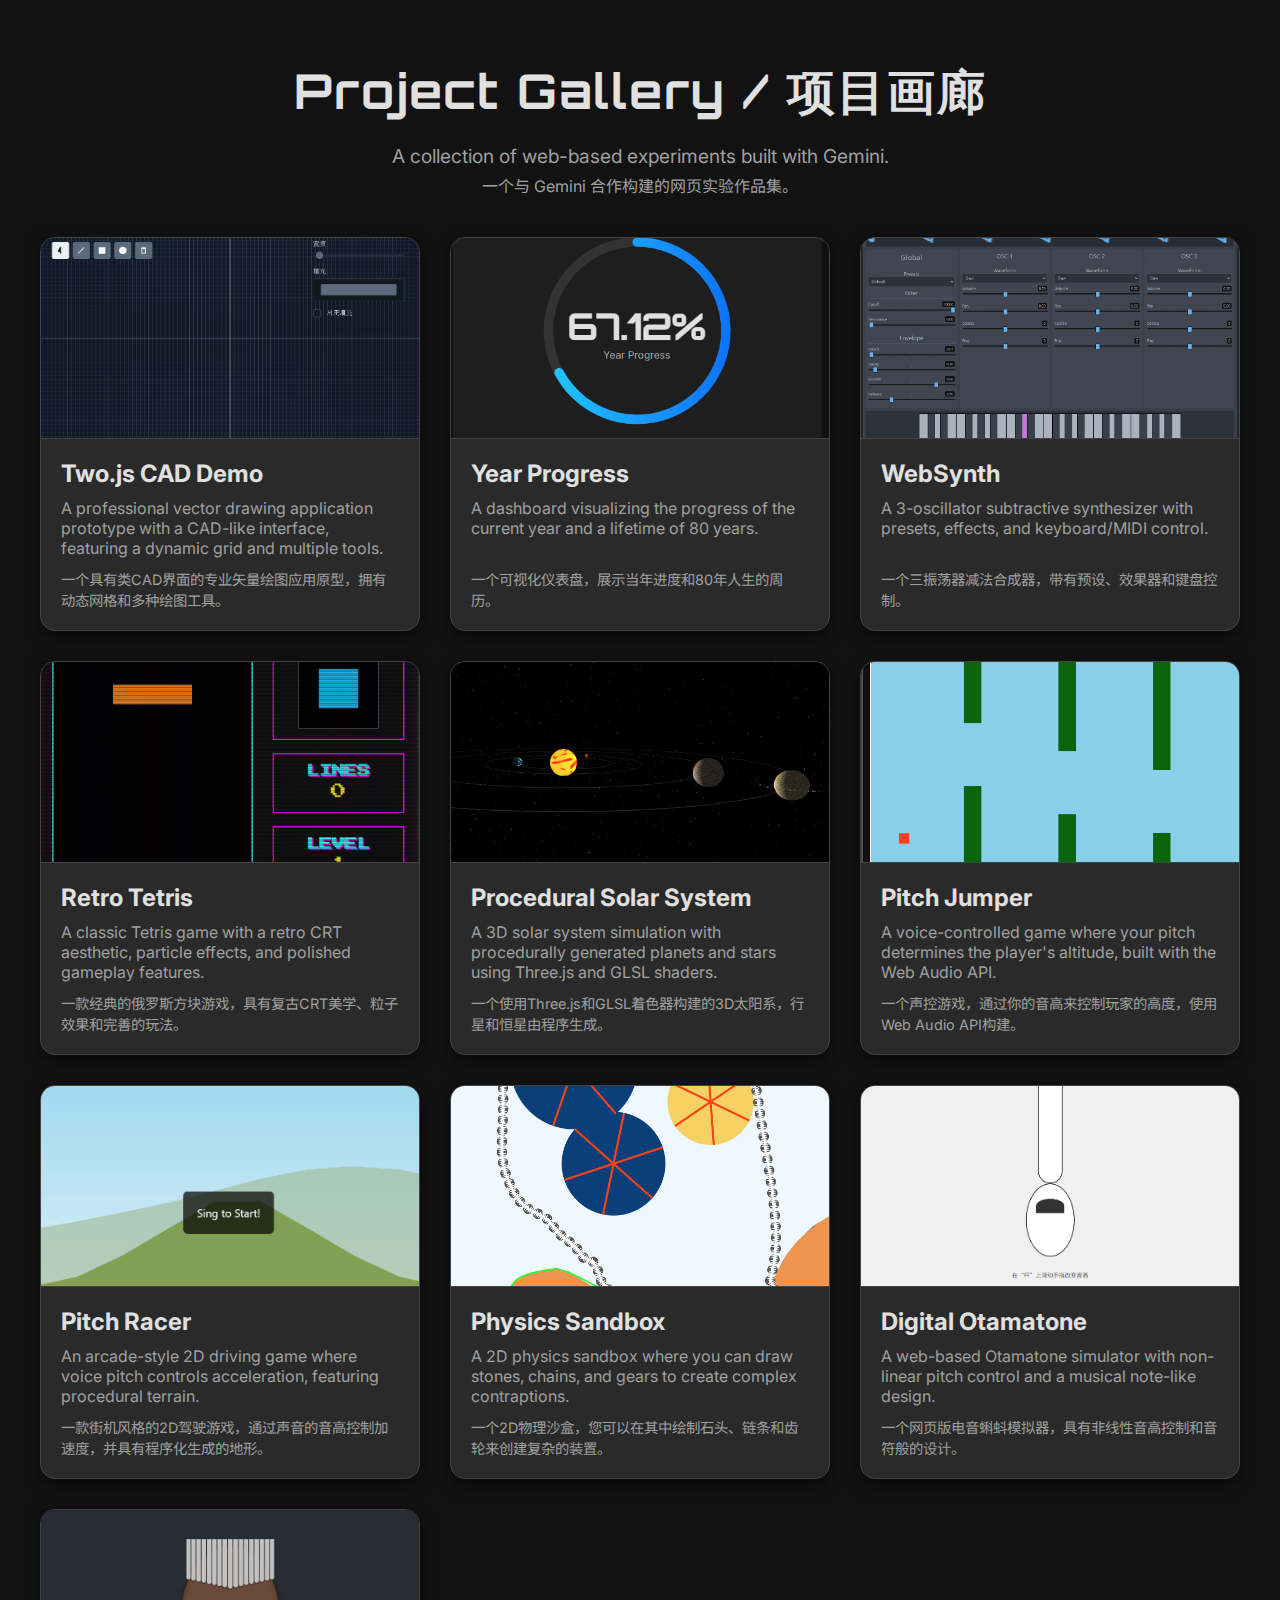
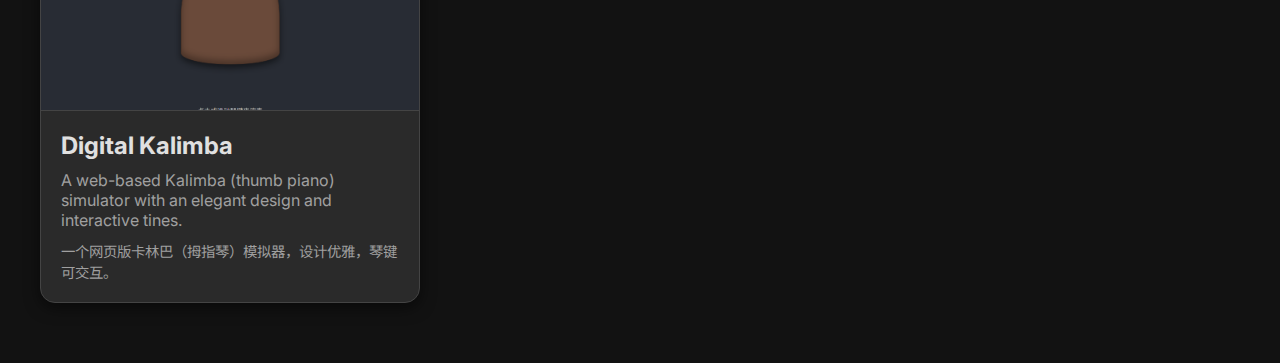
<file: projects/index.html>
<!DOCTYPE html>
<html lang="en">
<head>
    <meta charset="UTF-8">
    <meta name="viewport" content="width=device-width, initial-scale=1.0">
    <title>Gemini Engineering Projects</title>
    <link rel="stylesheet" href="style.css">
    <link rel="preconnect" href="https://fonts.googleapis.com">
    <link rel="preconnect" href="https://fonts.gstatic.com" crossorigin>
    <link href="https://fonts.googleapis.com/css2?family=Inter:wght@300;400;600&family=Noto+Sans+SC:wght@300;400&family=Orbitron:wght@700&display=swap" rel="stylesheet">
</head>
<body>
    <div class="container">
        <header>
            <h1>Project Gallery / 项目画廊</h1>
            <p>A collection of web-based experiments built with Gemini.</p>
            <p class="lang-zh">一个与 Gemini 合作构建的网页实验作品集。</p>
        </header>

        <main class="gallery-grid">
            
            <a href="./TwoJsDemo/index.html" class="card">
                <img src="screenshots/TwoJsDemo.png" alt="Two.js CAD Demo Project Screenshot">
                <div class="card-content">
                    <h3>Two.js CAD Demo</h3>
                    <p>A professional vector drawing application prototype with a CAD-like interface, featuring a dynamic grid and multiple tools.</p>
                    <p class="lang-zh">一个具有类CAD界面的专业矢量绘图应用原型，拥有动态网格和多种绘图工具。</p>
                </div>
            </a>

            <a href="./YearProgress/index.html" class="card">
                <img src="screenshots/YearProgress.png" alt="Year Progress Project Screenshot">
                <div class="card-content">
                    <h3>Year Progress</h3>
                    <p>A dashboard visualizing the progress of the current year and a lifetime of 80 years.</p>
                    <p class="lang-zh">一个可视化仪表盘，展示当年进度和80年人生的周历。</p>
                </div>
            </a>

            <a href="./WebSynth/index.html" class="card">
                <img src="screenshots/WebSynth.png" alt="WebSynth Project Screenshot">
                <div class="card-content">
                    <h3>WebSynth</h3>
                    <p>A 3-oscillator subtractive synthesizer with presets, effects, and keyboard/MIDI control.</p>
                    <p class="lang-zh">一个三振荡器减法合成器，带有预设、效果器和键盘控制。</p>
                </div>
            </a>

            <a href="./RetroTetris/index.html" class="card">
                <img src="screenshots/RetroTetris.png" alt="Retro Tetris Project Screenshot">
                <div class="card-content">
                    <h3>Retro Tetris</h3>
                    <p>A classic Tetris game with a retro CRT aesthetic, particle effects, and polished gameplay features.</p>
                    <p class="lang-zh">一款经典的俄罗斯方块游戏，具有复古CRT美学、粒子效果和完善的玩法。</p>
                </div>
            </a>

            <a href="./SolarSystem/index.html" class="card">
                <img src="screenshots/SolarSystem.png" alt="Procedural Solar System Project Screenshot">
                <div class="card-content">
                    <h3>Procedural Solar System</h3>
                    <p>A 3D solar system simulation with procedurally generated planets and stars using Three.js and GLSL shaders.</p>
                    <p class="lang-zh">一个使用Three.js和GLSL着色器构建的3D太阳系，行星和恒星由程序生成。</p>
                </div>
            </a>

            <a href="./PitchJumper/index.html" class="card">
                <img src="screenshots/PitchJumper.png" alt="Pitch Jumper Project Screenshot">
                <div class="card-content">
                    <h3>Pitch Jumper</h3>
                    <p>A voice-controlled game where your pitch determines the player's altitude, built with the Web Audio API.</p>
                    <p class="lang-zh">一个声控游戏，通过你的音高来控制玩家的高度，使用Web Audio API构建。</p>
                </div>
            </a>

            <a href="./PitchRacer/index.html" class="card">
                <img src="screenshots/PitchRacer.png" alt="Pitch Racer Project Screenshot">
                <div class="card-content">
                    <h3>Pitch Racer</h3>
                    <p>An arcade-style 2D driving game where voice pitch controls acceleration, featuring procedural terrain.</p>
                    <p class="lang-zh">一款街机风格的2D驾驶游戏，通过声音的音高控制加速度，并具有程序化生成的地形。</p>
                </div>
            </a>

            <a href="./PhysicsSandbox/index.html" class="card">
                <img src="screenshots/PhysicsSandbox.png" alt="Physics Sandbox Project Screenshot">
                <div class="card-content">
                    <h3>Physics Sandbox</h3>
                    <p>A 2D physics sandbox where you can draw stones, chains, and gears to create complex contraptions.</p>
                    <p class="lang-zh">一个2D物理沙盒，您可以在其中绘制石头、链条和齿轮来创建复杂的装置。</p>
                </div>
            </a>

            <a href="./DigitalOtamatone/index.html" class="card">
                <img src="screenshots/DigitalOtamatone.png" alt="Digital Otamatone Project Screenshot">
                <div class="card-content">
                    <h3>Digital Otamatone</h3>
                    <p>A web-based Otamatone simulator with non-linear pitch control and a musical note-like design.</p>
                    <p class="lang-zh">一个网页版电音蝌蚪模拟器，具有非线性音高控制和音符般的设计。</p>
                </div>
            </a>

            <a href="./DigitalKalimba/index.html" class="card">
                <img src="screenshots/DigitalKalimba.png" alt="Digital Kalimba Project Screenshot">
                <div class="card-content">
                    <h3>Digital Kalimba</h3>
                    <p>A web-based Kalimba (thumb piano) simulator with an elegant design and interactive tines.</p>
                    <p class="lang-zh">一个网页版卡林巴（拇指琴）模拟器，设计优雅，琴键可交互。</p>
                </div>
            </a>

        </main>
    </div>
</body>
</html>
</file>
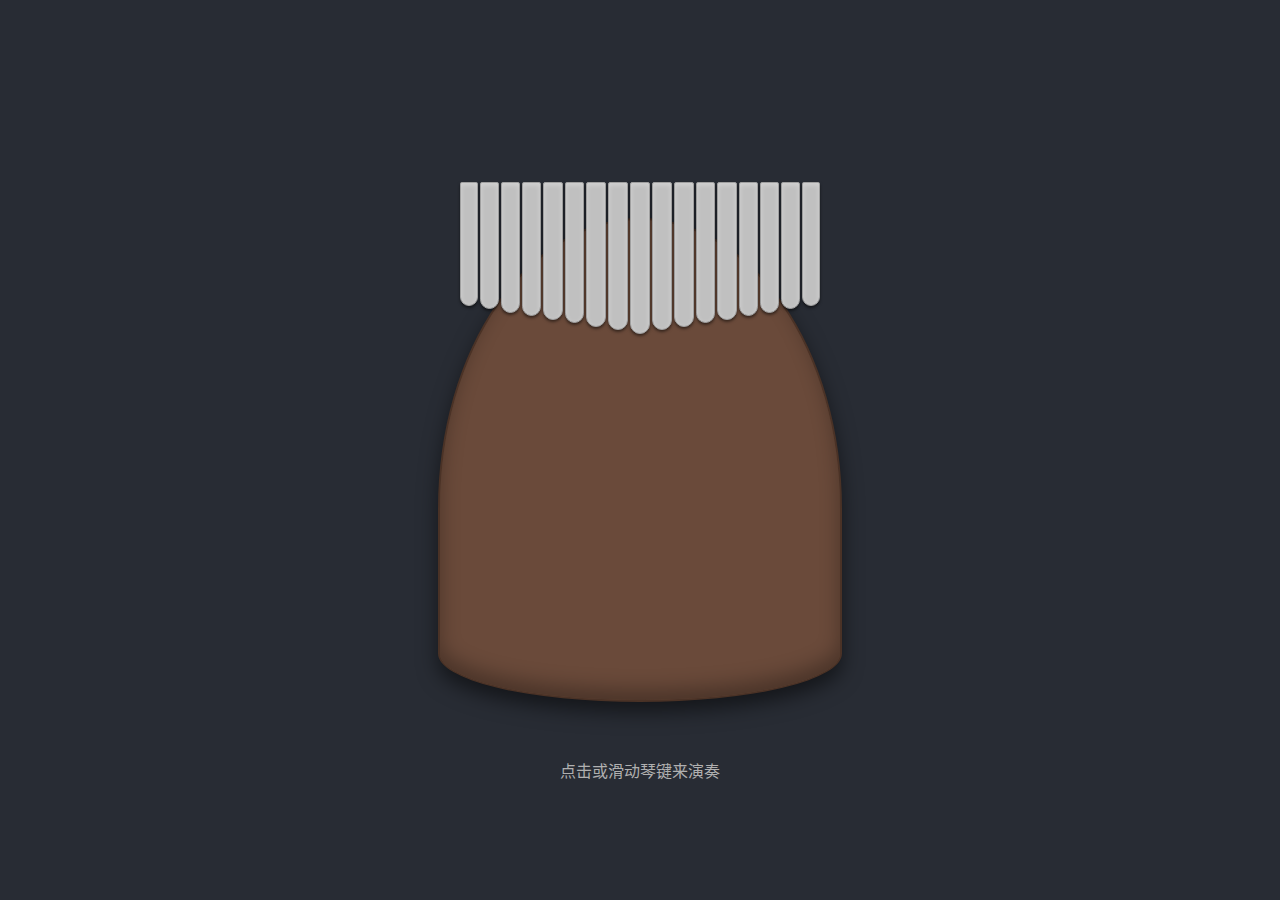
<file: projects/DigitalKalimba/index.html>
<!DOCTYPE html>
<html lang="zh-CN">
<head>
    <meta charset="UTF-8">
    <meta name="viewport" content="width=device-width, initial-scale=1.0, user-scalable=no">
    <title>数字卡林巴 (Digital Kalimba)</title>
    <link rel="stylesheet" href="style.css">
</head>
<body>
    <div id="kalimba-container">
        <div id="kalimba-body"></div>
        <div id="tines-container">
            <!-- Tines will be dynamically generated or manually placed here -->
        </div>
    </div>
    <div id="instructions">
        <p>点击或滑动琴键来演奏</p>
    </div>
    <script src="script.js"></script>
</body>
</html>
</file>
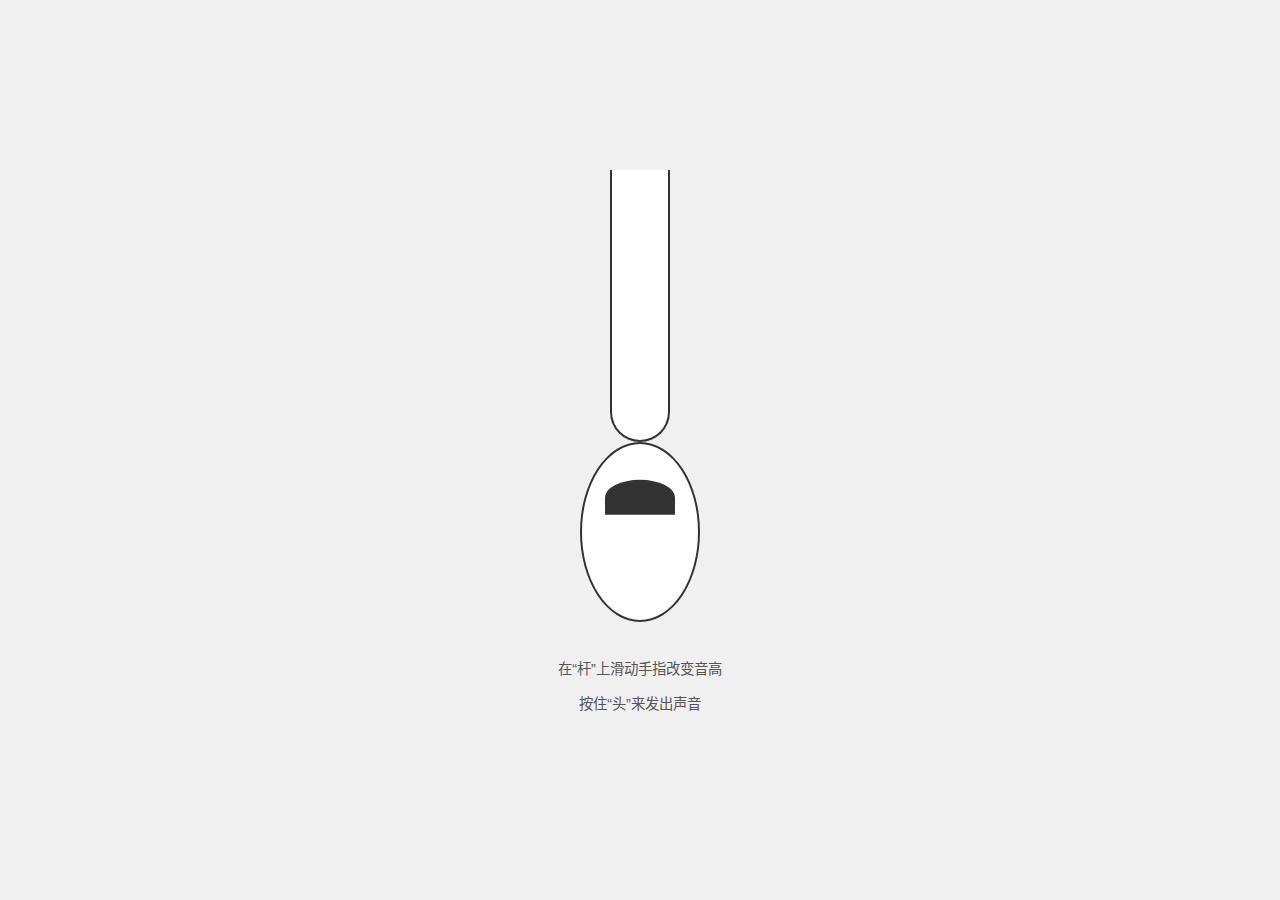
<file: projects/DigitalOtamatone/index.html>
<!DOCTYPE html>
<html lang="zh-CN">
<head>
    <meta charset="UTF-8">
    <meta name="viewport" content="width=device-width, initial-scale=1.0, user-scalable=no">
    <title>电音蝌蚪 (Digital Otamatone)</title>
    <link rel="stylesheet" href="style.css">
</head>
<body>
    <div id="otamatone">
        <div id="stem"></div>
        <div id="head">
            <div id="mouth"></div>
        </div>
    </div>
    <div id="instructions">
        <p>在“杆”上滑动手指改变音高</p>
        <p>按住“头”来发出声音</p>
    </div>
    <script src="script.js"></script>
</body>
</html>
</file>
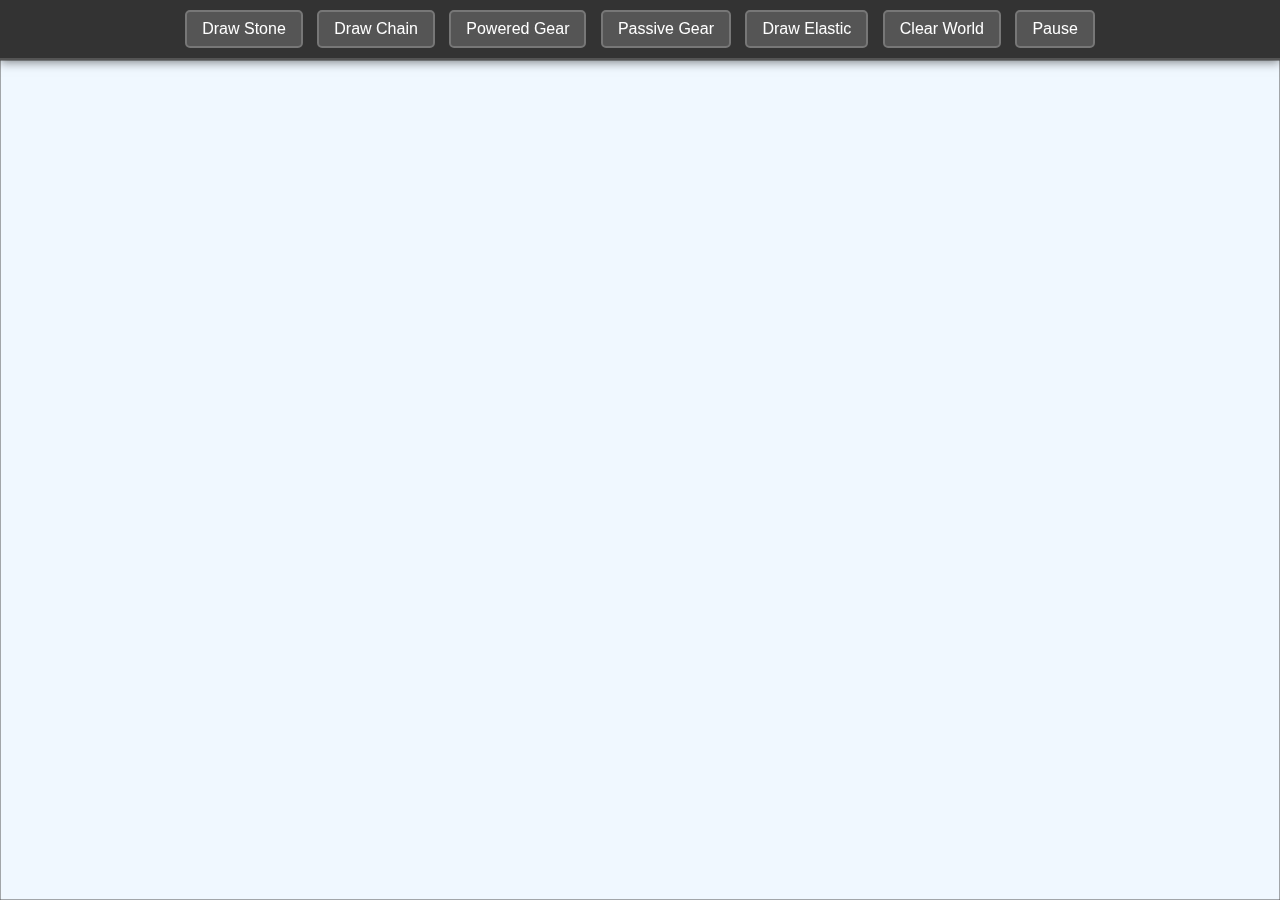
<file: projects/PhysicsSandbox/index.html>
<!DOCTYPE html>
<html lang="en">
<head>
    <meta charset="UTF-8">
    <meta name="viewport" content="width=device-width, initial-scale=1.0">
    <title>Physics Sandbox</title>
    <link rel="stylesheet" href="style.css">
</head>
<body>
    <div id="toolbar">
        <button data-tool="polygon">Draw Stone</button>
        <button data-tool="chain">Draw Chain</button>
        <button data-tool="powered-gear">Powered Gear</button>
        <button data-tool="passive-gear">Passive Gear</button>
        <button data-tool="elastic">Draw Elastic</button>
        <button id="clear-button">Clear World</button>
        <button id="pause-button">Pause</button>
    </div>
    <div id="game-container">
        <!-- Canvas will be inserted here by script.js -->
    </div>

        <script src="lib/decomp.min.js"></script>
    <script src="lib/matter.min.js"></script>
    <script src="script.js"></script>
</body>
</html>
</file>
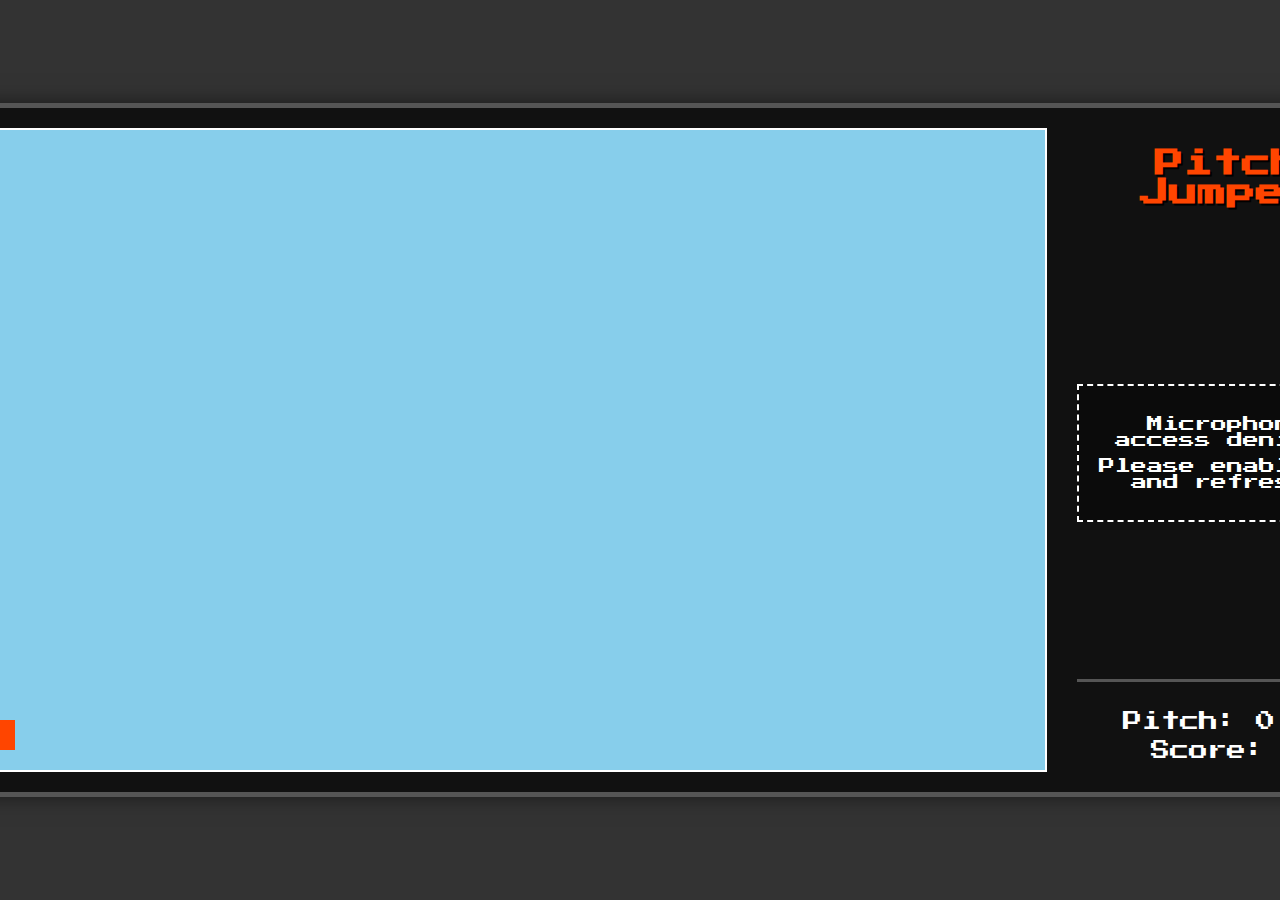
<file: projects/PitchJumper/index.html>
<!DOCTYPE html>
<html lang="en">
<head>
    <meta charset="UTF-8">
    <meta name="viewport" content="width=device-width, initial-scale=1.0">
    <title>Pitch Jumper</title>
    <link href="https://fonts.googleapis.com/css2?family=Press+Start+2P&display=swap" rel="stylesheet">
    <link rel="stylesheet" href="style.css">
</head>
<body>
    <div id="game-container">
        <canvas id="game-canvas" width="1140" height="640"></canvas>
        <div id="ui-panel">
            <h1>Pitch Jumper</h1>
            <div id="instructions">
                <!-- Content will be set by JS -->
            </div>
            <div id="debug-info">
                <p>Pitch: <span id="pitch-display">0</span> Hz</p>
                <p>Score: <span id="score-display">0</span></p>
            </div>
        </div>
    </div>
    <script src="script.js"></script>
</body>
</html>
</file>
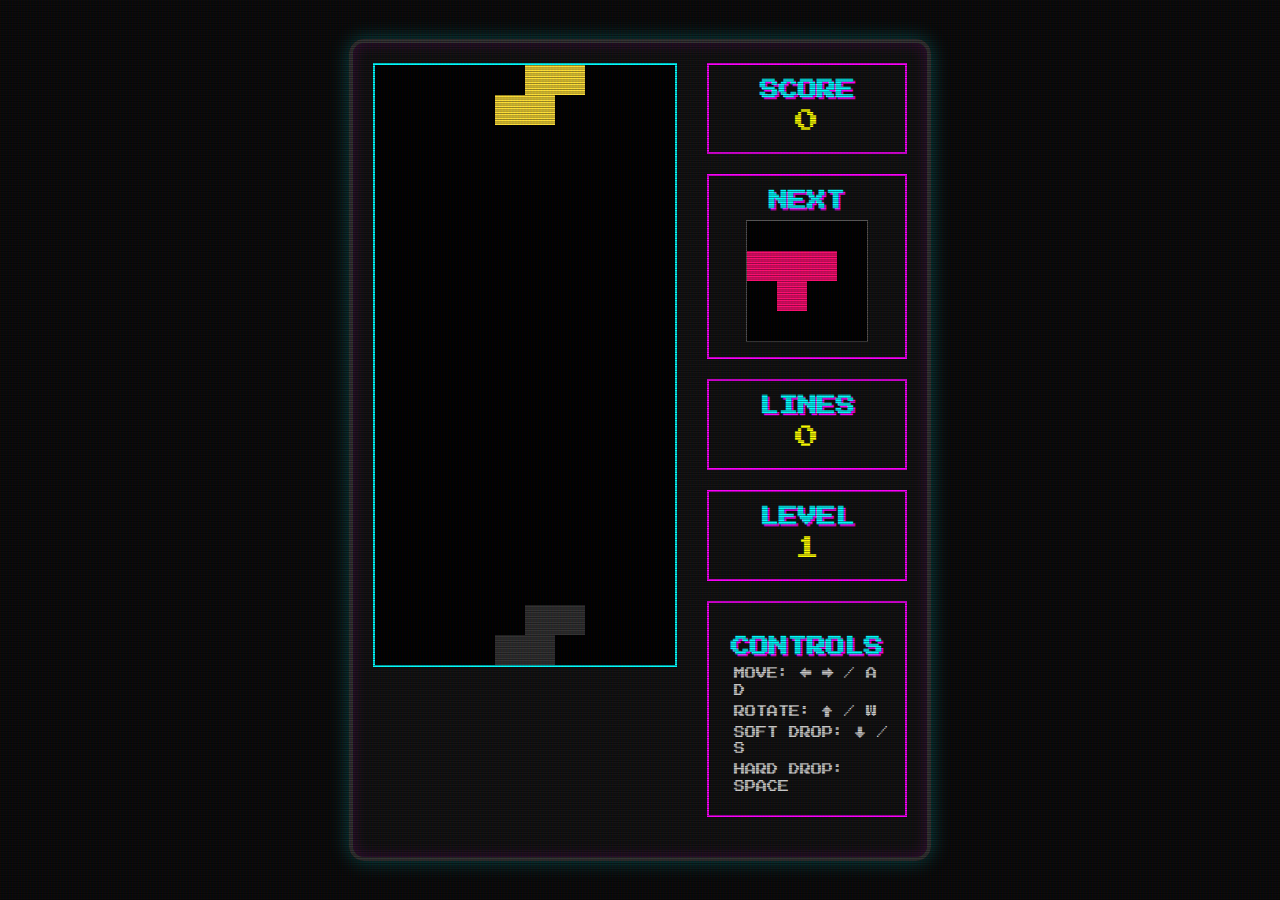
<file: projects/RetroTetris/index.html>
<!DOCTYPE html>
<html lang="en">
<head>
    <meta charset="UTF-8">
    <meta name="viewport" content="width=device-width, initial-scale=1.0">
    <title>Retro Tetris</title>
    <link rel="preconnect" href="https://fonts.googleapis.com">
    <link rel="preconnect" href="https://fonts.gstatic.com" crossorigin>
    <link href="https://fonts.googleapis.com/css2?family=Press+Start+2P&display=swap" rel="stylesheet">
    <link rel="stylesheet" href="style.css">
</head>
<body>
    <div class="crt-effect"></div>
    <div id="game-container">
        <div class="main-panel">
            <canvas id="game-canvas" width="300" height="600"></canvas>
        </div>
        <div id="side-panel">
            <div class="info-box">
                <h2>SCORE</h2>
                <p id="score">0</p>
            </div>
            <div class="info-box">
                <h2>NEXT</h2>
                <canvas id="next-canvas" width="120" height="120"></canvas>
            </div>
            <div class="info-box">
                <h2>LINES</h2>
                <p id="lines">0</p>
            </div>
            <div class="info-box">
                <h2>LEVEL</h2>
                <p id="level">1</p>
            </div>
            <div class="controls-box">
                <h3>CONTROLS</h3>
                <p>MOVE: ← → / A D</p>
                <p>ROTATE: ↑ / W</p>
                <p>SOFT DROP: ↓ / S</p>
                <p>HARD DROP: SPACE</p>
            </div>
        </div>
    </div>
    <script src="script.js"></script>
</body>
</html>
</file>
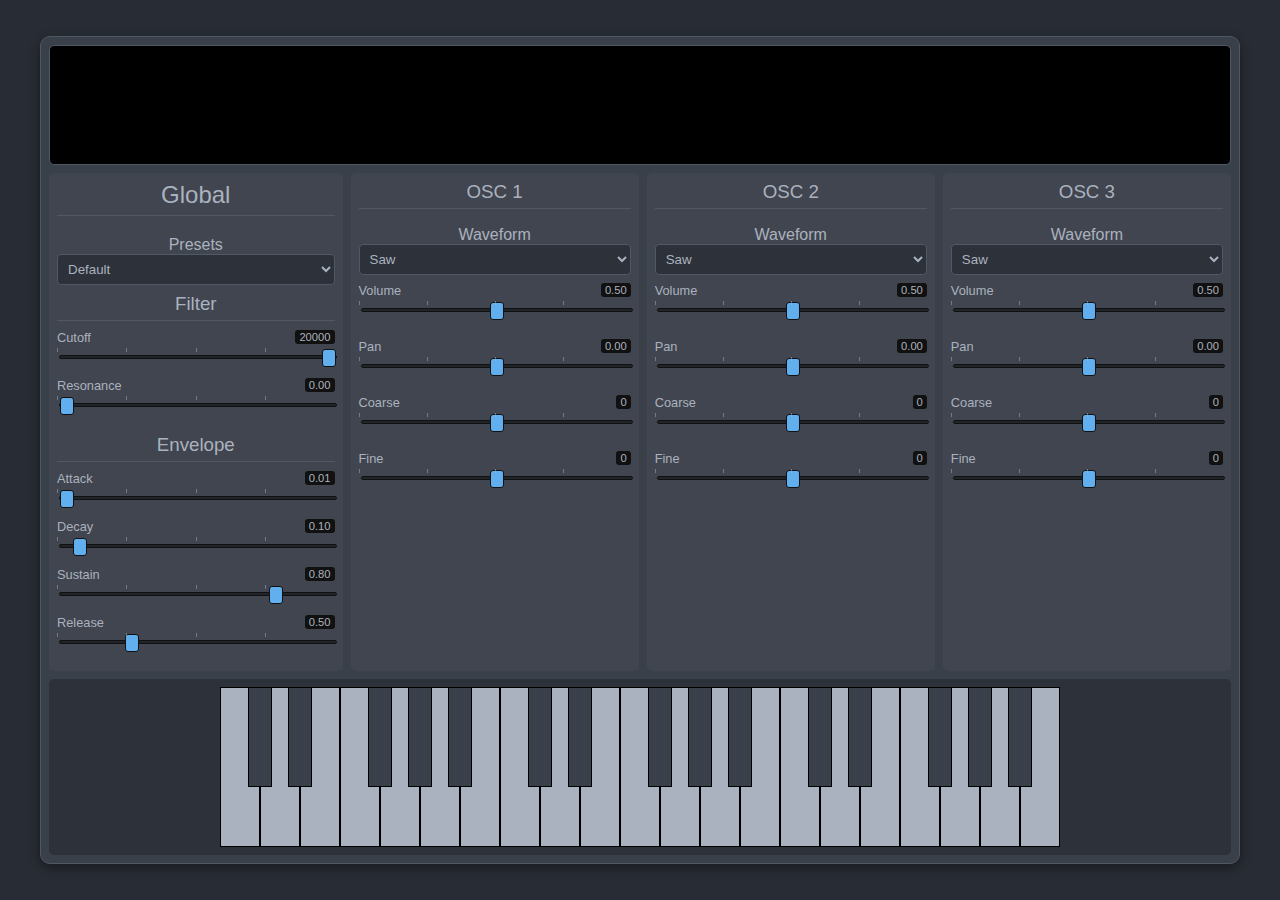
<file: projects/WebSynth/index.html>
<!DOCTYPE html>
<html lang="en">
<head>
    <meta charset="UTF-8">
    <meta name="viewport" content="width=device-width, initial-scale=1.0">
    <title>WebSynth - Final</title>
    <link rel="stylesheet" href="style.css">
</head>
<body>
    <div class="synth-container">
        <canvas id="oscilloscope"></canvas>
        <div class="main-controls">
            <div class="global-controls">
                <h2>Global</h2>
                <div class="control-group preset-group">
                    <label for="preset-select">Presets</label>
                    <select id="preset-select"></select>
                </div>
                <div class="control-group">
                    <h3>Filter</h3>
                    <div class="slider-wrapper">
                        <label for="cutoff">Cutoff</label>
                        <input type="range" id="cutoff" min="20" max="20000" value="20000" step="1">
                        <div class="slider-value">20000</div>
                    </div>
                    <div class="slider-wrapper">
                        <label for="resonance">Resonance</label>
                        <input type="range" id="resonance" min="0" max="30" value="0" step="0.1">
                        <div class="slider-value">0.0</div>
                    </div>
                </div>
                <div class="control-group">
                    <h3>Envelope</h3>
                     <div class="slider-wrapper">
                        <label for="attack">Attack</label>
                        <input type="range" id="attack" min="0.01" max="2" value="0.01" step="0.01">
                        <div class="slider-value">0.01</div>
                    </div>
                     <div class="slider-wrapper">
                        <label for="decay">Decay</label>
                        <input type="range" id="decay" min="0" max="2" value="0.1" step="0.01">
                        <div class="slider-value">0.10</div>
                    </div>
                     <div class="slider-wrapper">
                        <label for="sustain">Sustain</label>
                        <input type="range" id="sustain" min="0" max="1" value="0.8" step="0.01">
                        <div class="slider-value">0.80</div>
                    </div>
                     <div class="slider-wrapper">
                        <label for="release">Release</label>
                        <input type="range" id="release" min="0" max="2" value="0.5" step="0.01">
                        <div class="slider-value">0.50</div>
                    </div>
                </div>
            </div>

            <div class="oscillators-container">
                <!-- Oscillator 1 -->
                <div class="oscillator" id="osc-1">
                    <h3>OSC 1</h3>
                    <div class="control-group">
                        <label>Waveform</label>
                        <select class="waveform-select">
                            <option value="sine">Sine</option>
                            <option value="square">Square</option>
                            <option value="sawtooth" selected>Saw</option>
                            <option value="triangle">Triangle</option>
                            <option value="noise">Noise</option>
                        </select>
                    </div>
                    <div class="slider-wrapper">
                        <label>Volume</label>
                        <input type="range" data-param="volume" min="0" max="1" value="0.5" step="0.01">
                        <div class="slider-value">0.50</div>
                    </div>
                    <div class="slider-wrapper">
                        <label>Pan</label>
                        <input type="range" data-param="pan" min="-1" max="1" value="0" step="0.01">
                        <div class="slider-value">0.00</div>
                    </div>
                    <div class="slider-wrapper">
                        <label>Coarse</label>
                        <input type="range" data-param="coarsePitch" min="-24" max="24" value="0" step="1">
                        <div class="slider-value">0</div>
                    </div>
                    <div class="slider-wrapper">
                        <label>Fine</label>
                        <input type="range" data-param="finePitch" min="-100" max="100" value="0" step="1">
                        <div class="slider-value">0</div>
                    </div>
                </div>
                <!-- Oscillator 2 -->
                <div class="oscillator" id="osc-2">
                    <h3>OSC 2</h3>
                    <div class="control-group">
                        <label>Waveform</label>
                        <select class="waveform-select">
                            <option value="sine">Sine</option>
                            <option value="square">Square</option>
                            <option value="sawtooth" selected>Saw</option>
                            <option value="triangle">Triangle</option>
                            <option value="noise">Noise</option>
                        </select>
                    </div>
                    <div class="slider-wrapper">
                        <label>Volume</label>
                        <input type="range" data-param="volume" min="0" max="1" value="0.5" step="0.01">
                        <div class="slider-value">0.50</div>
                    </div>
                    <div class="slider-wrapper">
                        <label>Pan</label>
                        <input type="range" data-param="pan" min="-1" max="1" value="0" step="0.01">
                        <div class="slider-value">0.00</div>
                    </div>
                    <div class="slider-wrapper">
                        <label>Coarse</label>
                        <input type="range" data-param="coarsePitch" min="-24" max="24" value="0" step="1">
                        <div class="slider-value">0</div>
                    </div>
                    <div class="slider-wrapper">
                        <label>Fine</label>
                        <input type="range" data-param="finePitch" min="-100" max="100" value="0" step="1">
                        <div class="slider-value">0</div>
                    </div>
                </div>
                <!-- Oscillator 3 -->
                <div class="oscillator" id="osc-3">
                    <h3>OSC 3</h3>
                    <div class="control-group">
                        <label>Waveform</label>
                        <select class="waveform-select">
                            <option value="sine">Sine</option>
                            <option value="square">Square</option>
                            <option value="sawtooth" selected>Saw</option>
                            <option value="triangle">Triangle</option>
                            <option value="noise">Noise</option>
                        </select>
                    </div>
                    <div class="slider-wrapper">
                        <label>Volume</label>
                        <input type="range" data-param="volume" min="0" max="1" value="0.5" step="0.01">
                        <div class="slider-value">0.50</div>
                    </div>
                    <div class="slider-wrapper">
                        <label>Pan</label>
                        <input type="range" data-param="pan" min="-1" max="1" value="0" step="0.01">
                        <div class="slider-value">0.00</div>
                    </div>
                    <div class="slider-wrapper">
                        <label>Coarse</label>
                        <input type="range" data-param="coarsePitch" min="-24" max="24" value="0" step="1">
                        <div class="slider-value">0</div>
                    </div>
                    <div class="slider-wrapper">
                        <label>Fine</label>
                        <input type="range" data-param="finePitch" min="-100" max="100" value="0" step="1">
                        <div class="slider-value">0</div>
                    </div>
                </div>
            </div>
        </div>
        <div class="keyboard-container"></div>
    </div>
    <script src="script.js"></script>
</body>
</html>
</file>
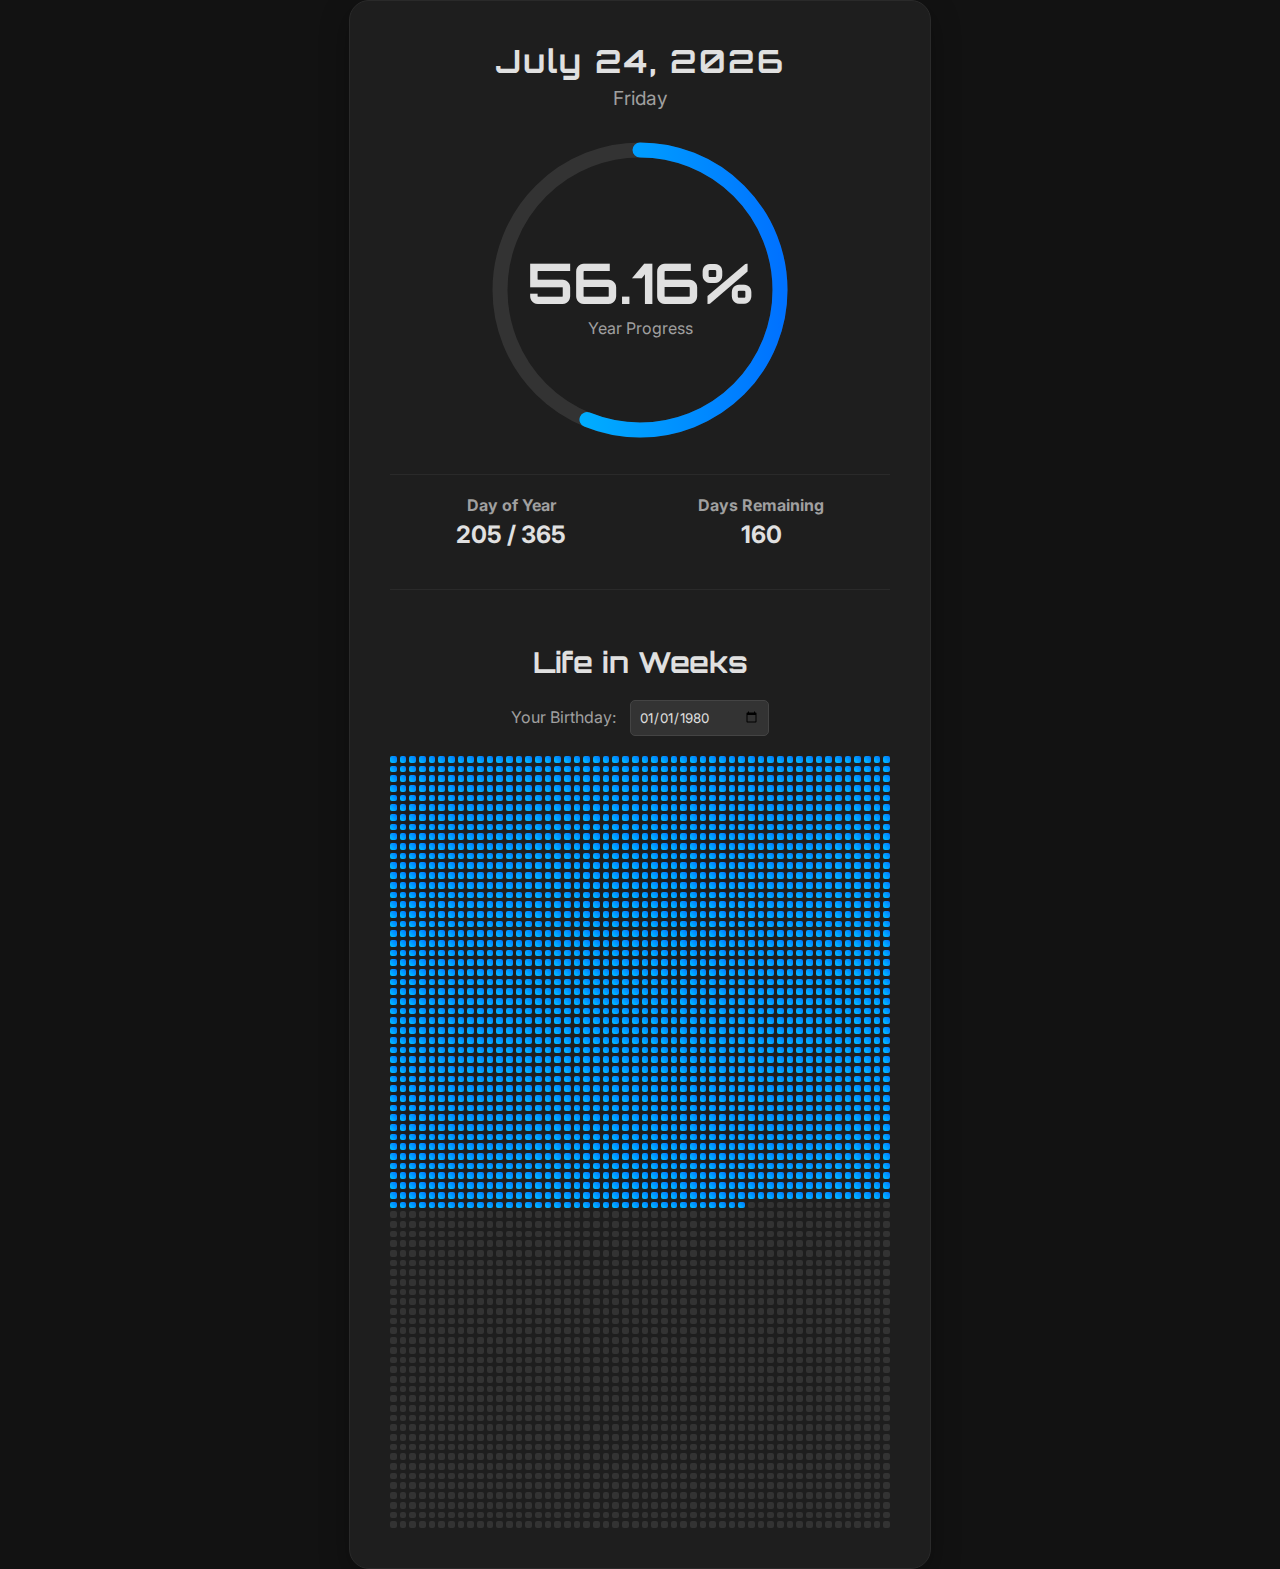
<file: projects/YearProgress/index.html>
<!DOCTYPE html>
<html lang="en">
<head>
    <meta charset="UTF-8">
    <meta name="viewport" content="width=device-width, initial-scale=1.0">
    <title>Year Progress</title>
    <link rel="stylesheet" href="style.css">
    <link rel="preconnect" href="https://fonts.googleapis.com">
    <link rel="preconnect" href="https://fonts.gstatic.com" crossorigin>
    <link href="https://fonts.googleapis.com/css2?family=Inter:wght@300;400;700&family=Orbitron:wght@500&display=swap" rel="stylesheet">
</head>
<body>

    <div class="container">
        <header class="header">
            <h1 id="current-date">---</h1>
            <p id="current-day">---</p>
        </header>

        <main class="progress-container">
            <svg class="progress-ring" width="300" height="300">
                <circle class="progress-ring__background" stroke-width="15" fill="transparent" r="140" cx="150" cy="150"/>
                <circle class="progress-ring__bar" stroke-width="15" fill="transparent" r="140" cx="150" cy="150"/>
            </svg>
            <div class="progress-text">
                <h2 id="progress-percentage">0.00%</h2>
                <p>Year Progress</p>
            </div>
        </main>

        <footer class="footer">
            <div class="info-box">
                <h3>Day of Year</h3>
                <p id="day-of-year">- / -</p>
            </div>
            <div class="info-box">
                <h3>Days Remaining</h3>
                <p id="days-remaining">-</p>
            </div>
        </footer>

        <section class="life-progress-section">
            <h2>Life in Weeks</h2>
            <div class="birthday-input-container">
                <label for="birthday">Your Birthday:</label>
                <input type="date" id="birthday-input">
            </div>
            <div class="life-grid-container">
                <div id="life-grid"></div>
            </div>
        </section>
    </div>

    <script src="script.js"></script>
</body>
</html>
</file>
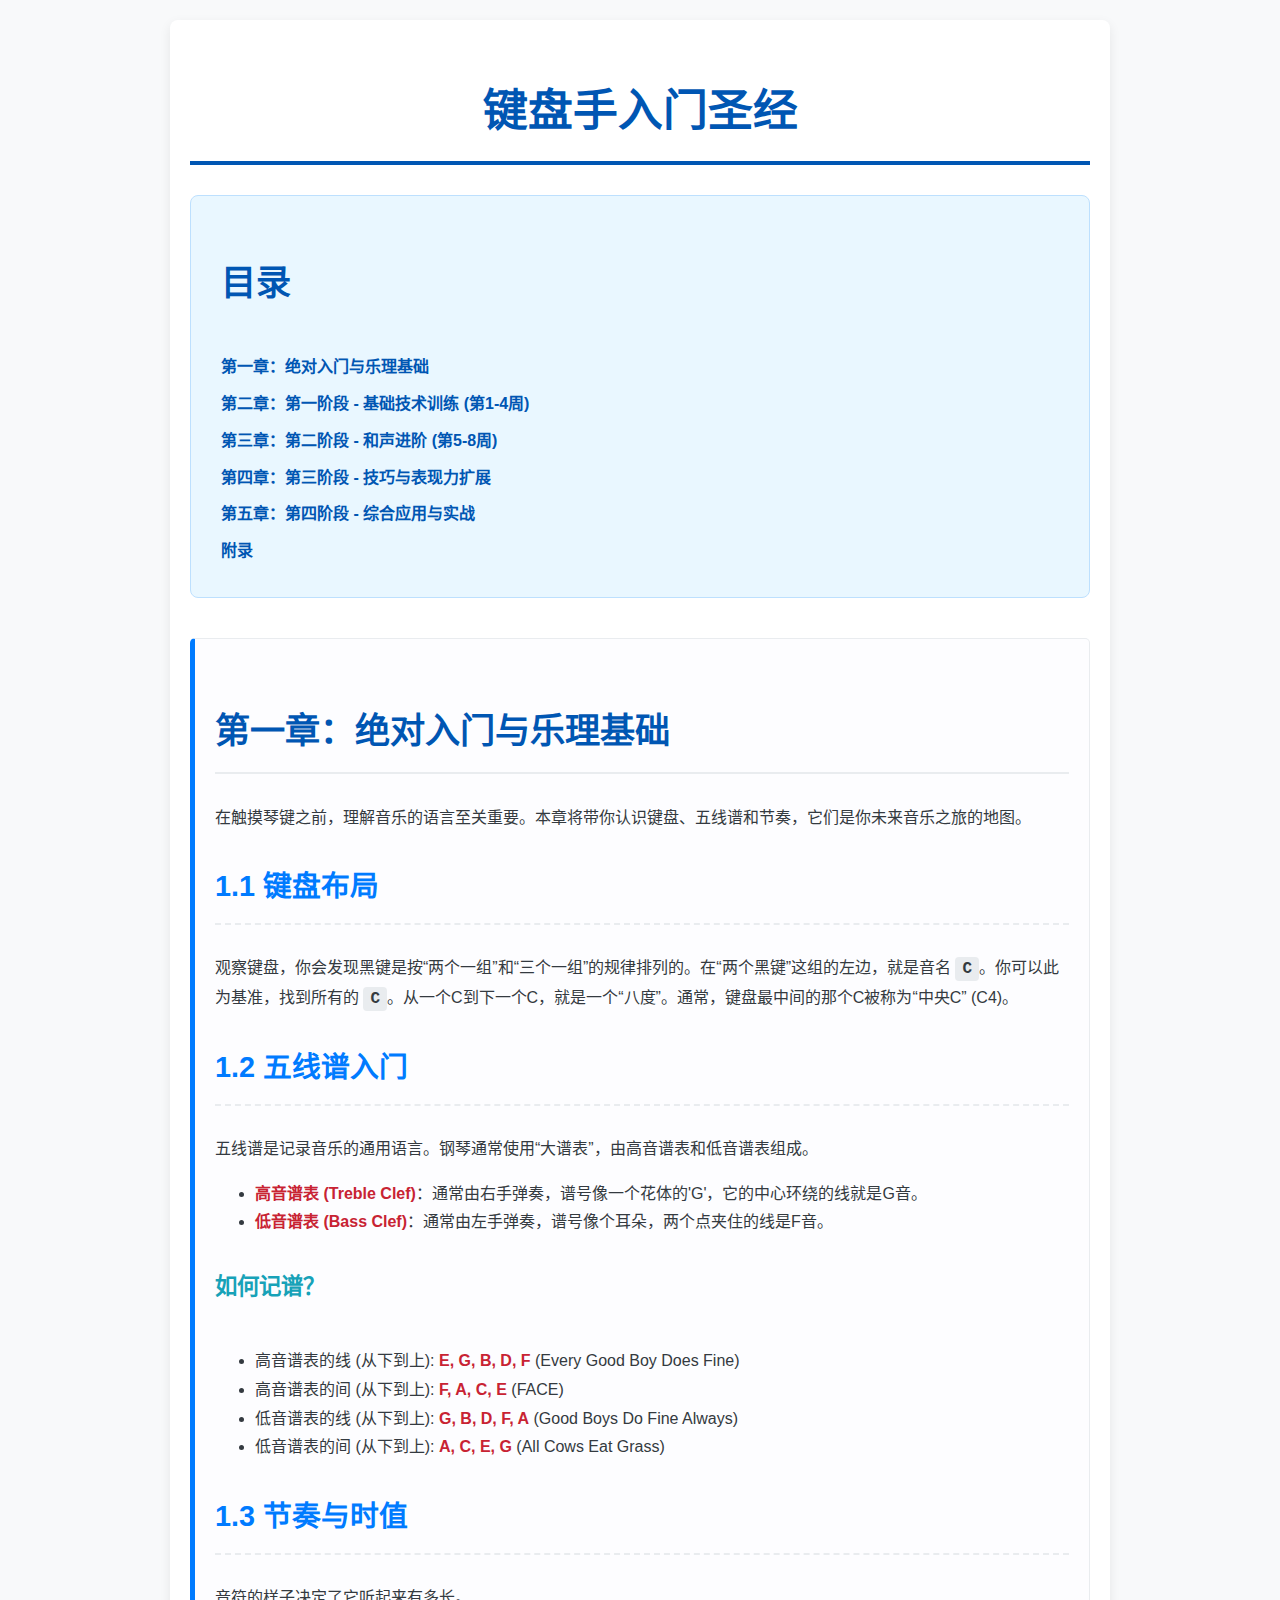
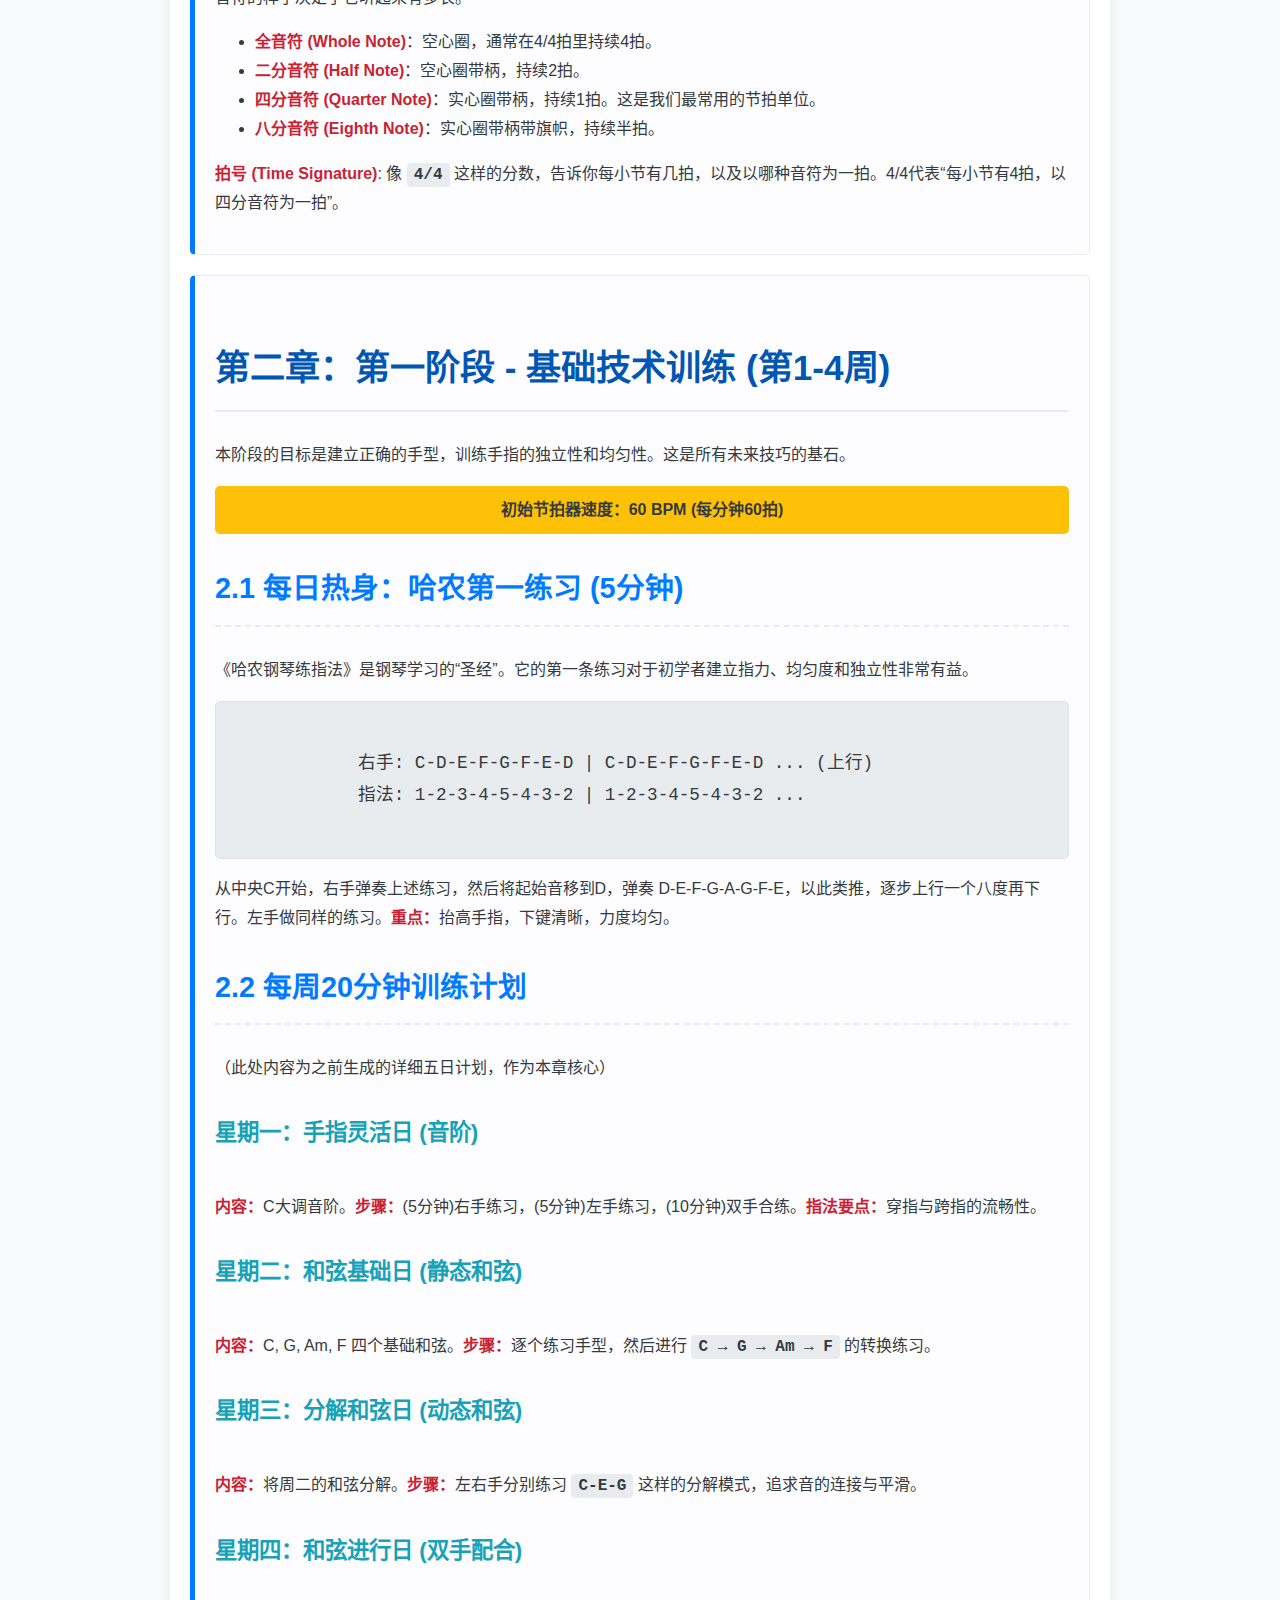
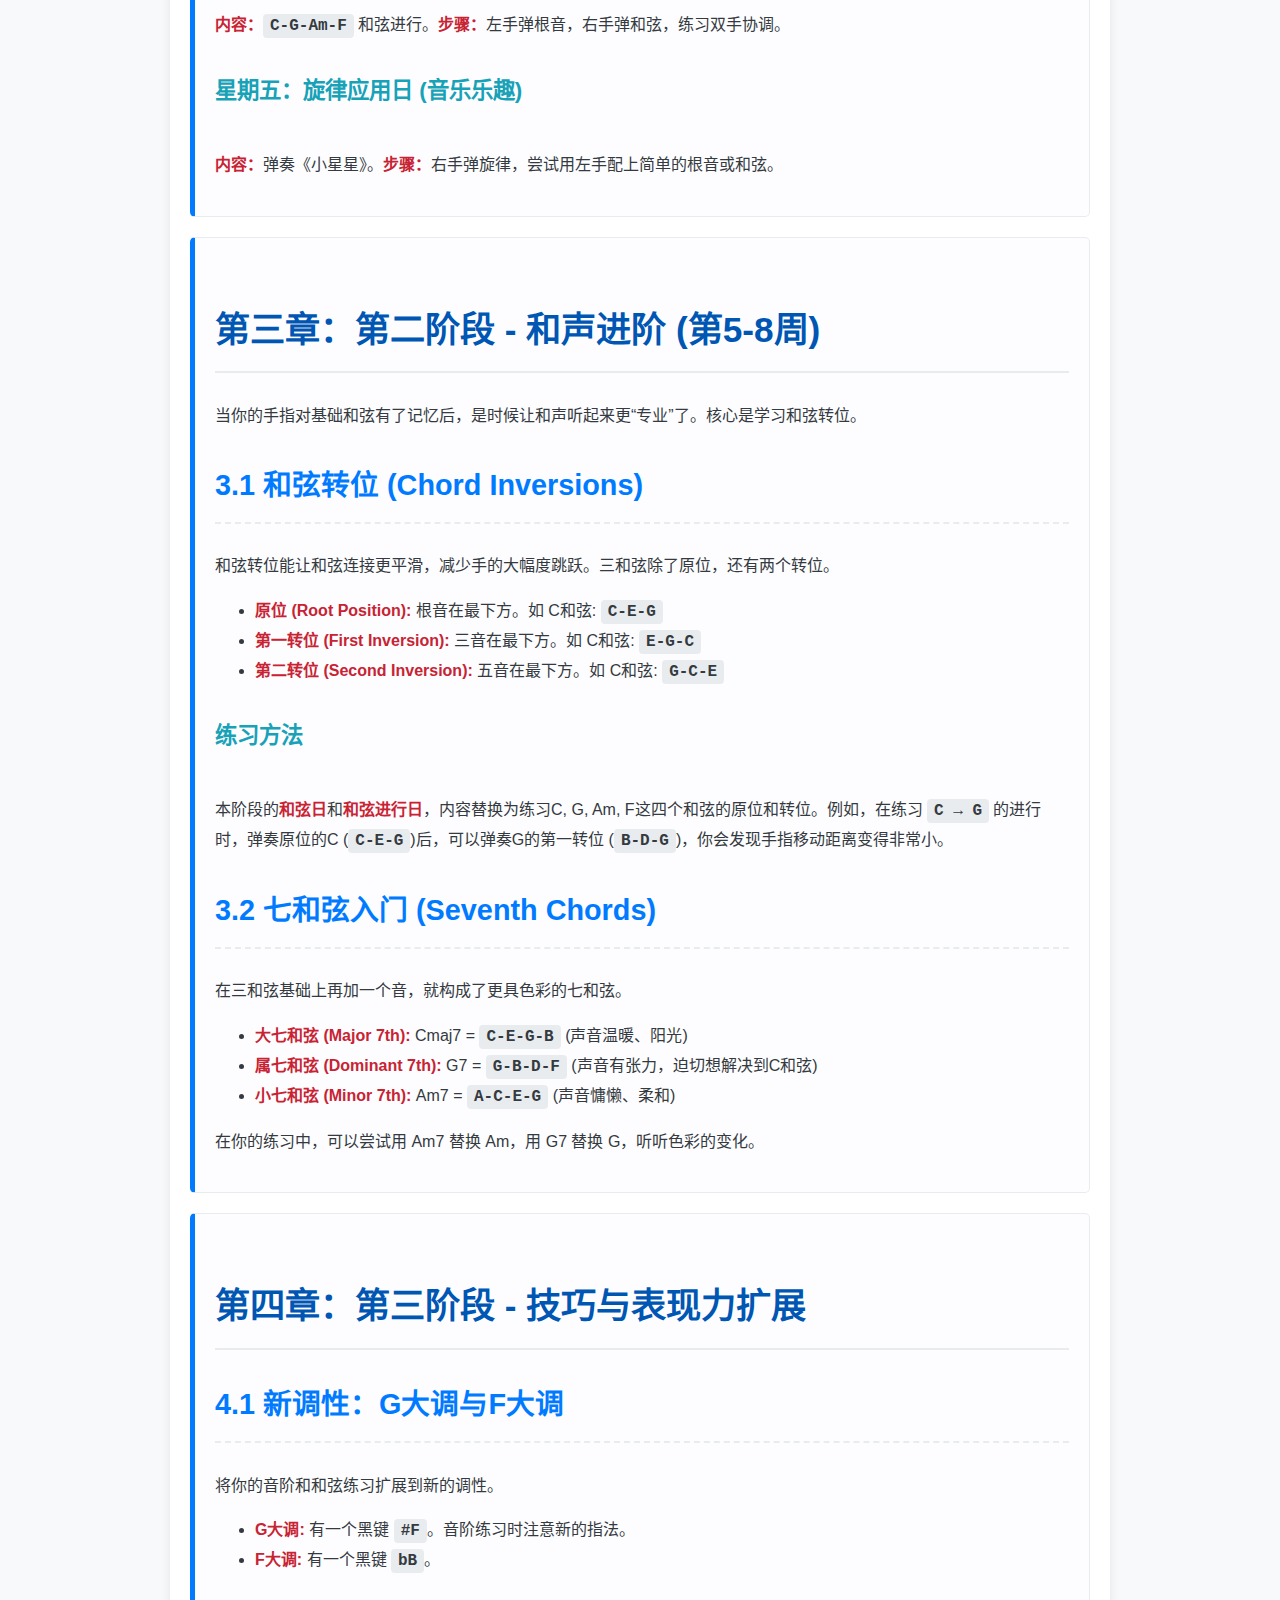
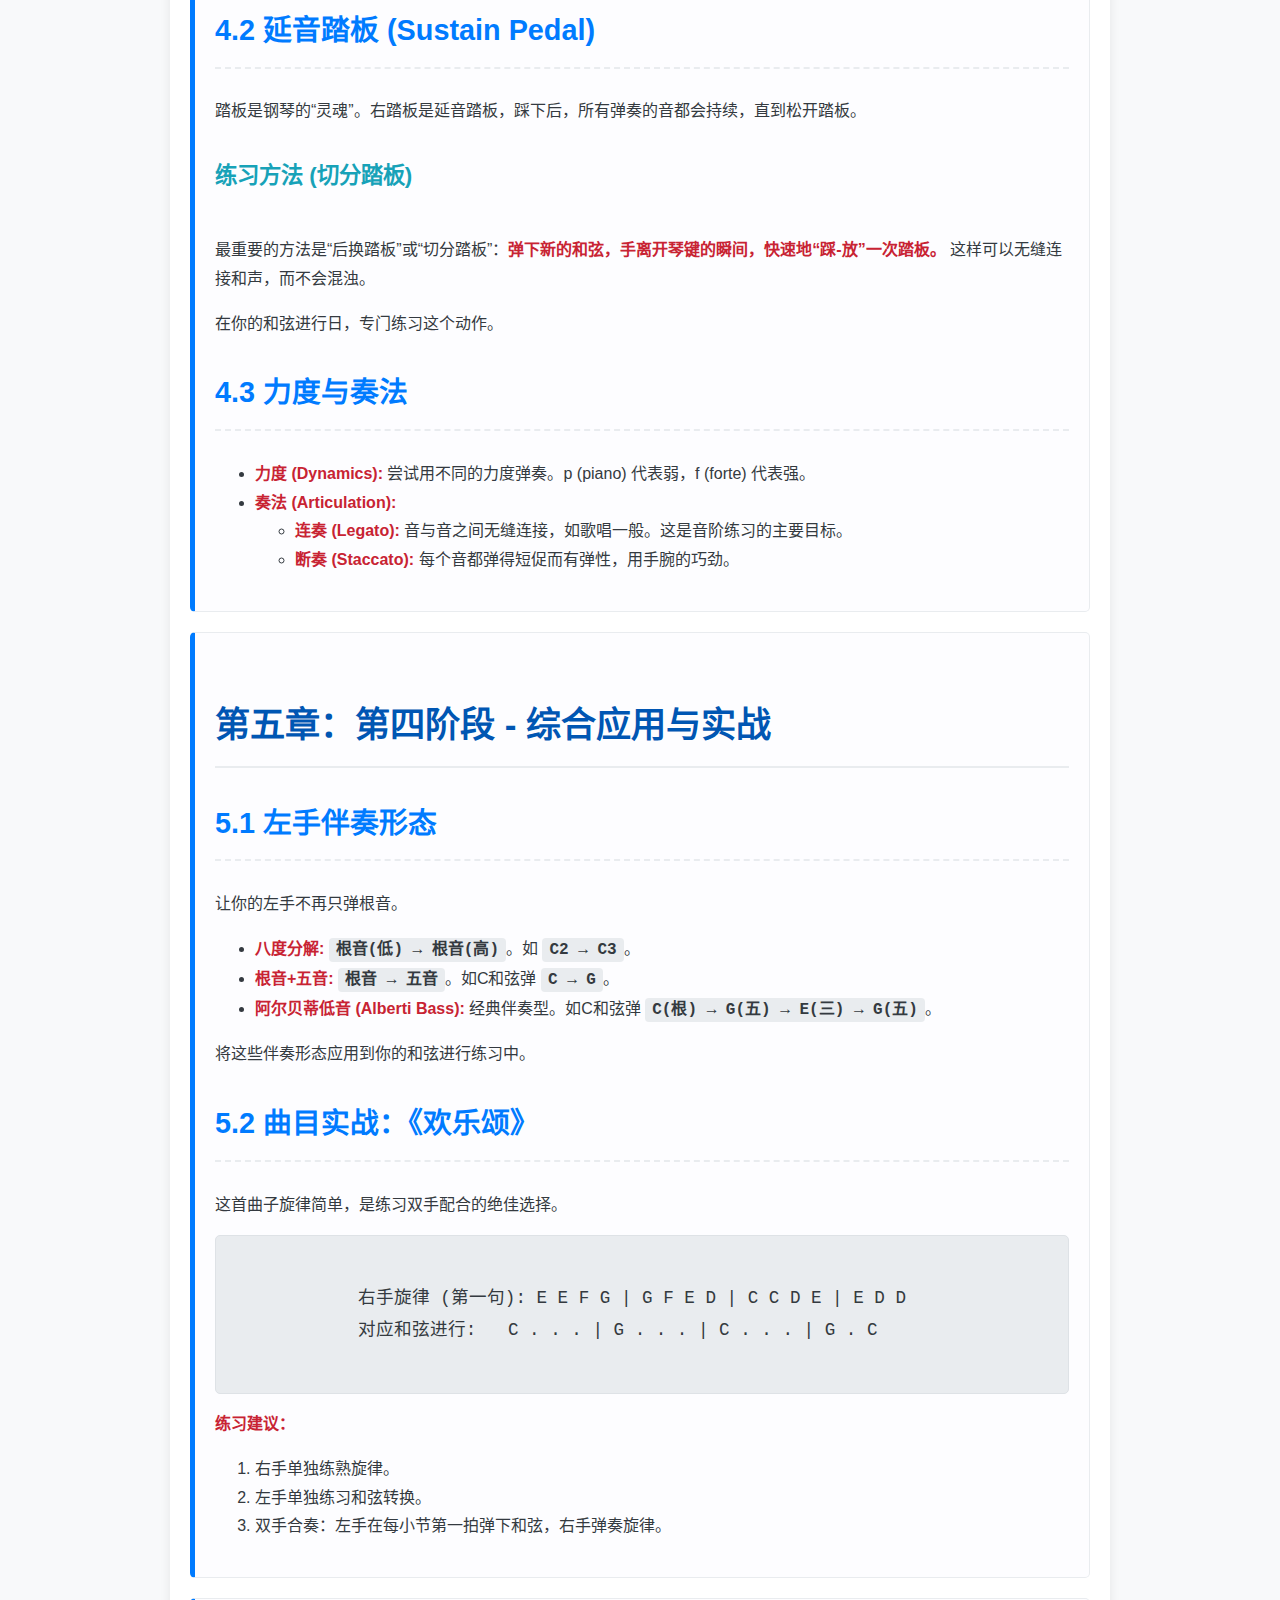
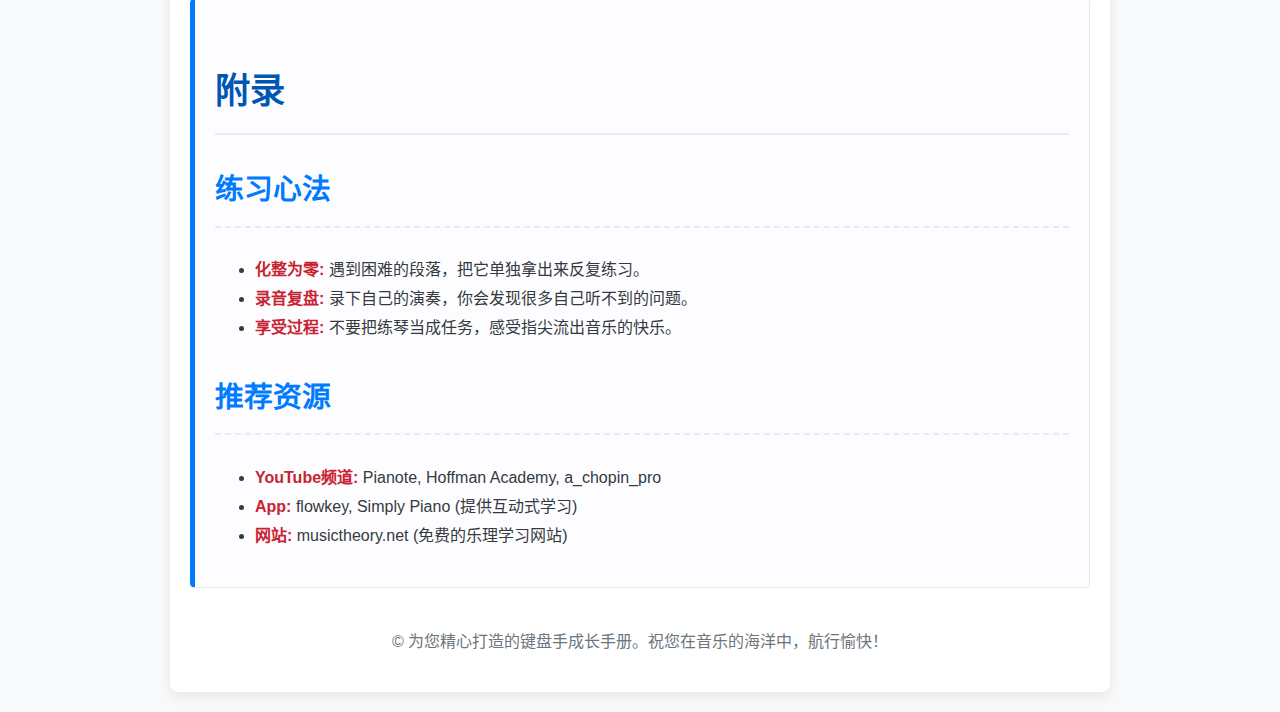
<file: keyboard_manual.html>
<!DOCTYPE html>
<html lang="zh-CN">
<head>
    <meta charset="UTF-8">
    <meta name="viewport" content="width=device-width, initial-scale=1.0">
    <title>键盘手入门圣经</title>
    <style>
        body {
            font-family: -apple-system, BlinkMacSystemFont, "Segoe UI", Roboto, "Helvetica Neue", Arial, sans-serif;
            line-height: 1.8;
            margin: 0;
            padding: 0;
            background-color: #f8f9fa;
            color: #343a40;
        }
        .container {
            max-width: 900px;
            margin: 20px auto;
            padding: 20px;
            background-color: #ffffff;
            box-shadow: 0 4px 12px rgba(0,0,0,0.08);
            border-radius: 8px;
        }
        h1, h2, h3, h4 {
            color: #0056b3;
            border-bottom: 2px solid #e9ecef;
            padding-bottom: 10px;
        }
        h1 { text-align: center; font-size: 2.8em; border-bottom: 4px solid #0056b3; }
        h2 { font-size: 2.2em; margin-top: 40px; }
        h3 { font-size: 1.8em; color: #007bff; border-bottom-style: dashed; }
        h4 { font-size: 1.4em; color: #17a2b8; border-bottom: none; }
        .card {
            background: #fdfdff;
            border: 1px solid #e9ecef;
            border-left: 5px solid #007bff;
            padding: 20px;
            margin: 20px 0;
            border-radius: 5px;
        }
        strong, .highlight {
            color: #c82333;
            font-weight: bold;
        }
        .key-notation {
            font-family: "Courier New", Courier, monospace;
            background-color: #e9ecef;
            padding: 3px 7px;
            border-radius: 4px;
            font-weight: bold;
        }
        .finger-notation {
            display: inline-block;
            width: 22px;
            height: 22px;
            line-height: 22px;
            text-align: center;
            border-radius: 50%;
            background-color: #28a745;
            color: white;
            font-weight: bold;
            font-size: 0.9em;
        }
        .metronome {
            background-color: #ffc107;
            padding: 10px;
            border-radius: 5px;
            font-weight: bold;
            display: block;
            text-align: center;
            margin: 10px 0;
        }
        .music-example {
            background: #e9ecef;
            padding: 15px;
            border-radius: 5px;
            white-space: pre-wrap;
            font-family: "Courier New", Courier, monospace;
            font-size: 1.1em;
            border: 1px solid #dee2e6;
        }
        .toc {
            background: #e9f7ff;
            border: 1px solid #bde0fe;
            padding: 15px 30px;
            border-radius: 8px;
            margin-bottom: 40px;
        }
        .toc h2 { border: none; }
        .toc ul { list-style-type: none; padding-left: 0; }
        .toc li { margin-bottom: 8px; }
        .toc a { text-decoration: none; color: #0056b3; font-weight: bold; }
        .toc a:hover { text-decoration: underline; }
    </style>
</head>
<body>
    <div class="container">
        <h1>键盘手入门圣经</h1>

        <div class="toc">
            <h2>目录</h2>
            <ul>
                <li><a href="#ch1">第一章：绝对入门与乐理基础</a></li>
                <li><a href="#ch2">第二章：第一阶段 - 基础技术训练 (第1-4周)</a></li>
                <li><a href="#ch3">第三章：第二阶段 - 和声进阶 (第5-8周)</a></li>
                <li><a href="#ch4">第四章：第三阶段 - 技巧与表现力扩展</a></li>
                <li><a href="#ch5">第五章：第四阶段 - 综合应用与实战</a></li>
                <li><a href="#appendix">附录</a></li>
            </ul>
        </div>

        <div id="ch1" class="card">
            <h2>第一章：绝对入门与乐理基础</h2>
            <p>在触摸琴键之前，理解音乐的语言至关重要。本章将带你认识键盘、五线谱和节奏，它们是你未来音乐之旅的地图。</p>
            
            <h3>1.1 键盘布局</h3>
            <p>观察键盘，你会发现黑键是按“两个一组”和“三个一组”的规律排列的。在“两个黑键”这组的左边，就是音名 <span class="key-notation">C</span>。你可以此为基准，找到所有的 <span class="key-notation">C</span>。从一个C到下一个C，就是一个“八度”。通常，键盘最中间的那个C被称为“中央C” (C4)。</p>

            <h3>1.2 五线谱入门</h3>
            <p>五线谱是记录音乐的通用语言。钢琴通常使用“大谱表”，由高音谱表和低音谱表组成。</p>
            <ul>
                <li><strong>高音谱表 (Treble Clef)</strong>：通常由右手弹奏，谱号像一个花体的'G'，它的中心环绕的线就是G音。</li>
                <li><strong>低音谱表 (Bass Clef)</strong>：通常由左手弹奏，谱号像个耳朵，两个点夹住的线是F音。</li>
            </ul>
            <h4>如何记谱？</h4>
            <ul>
                <li>高音谱表的线 (从下到上): <strong>E, G, B, D, F</strong> (Every Good Boy Does Fine)</li>
                <li>高音谱表的间 (从下到上): <strong>F, A, C, E</strong> (FACE)</li>
                <li>低音谱表的线 (从下到上): <strong>G, B, D, F, A</strong> (Good Boys Do Fine Always)</li>
                <li>低音谱表的间 (从下到上): <strong>A, C, E, G</strong> (All Cows Eat Grass)</li>
            </ul>

            <h3>1.3 节奏与时值</h3>
            <p>音符的样子决定了它听起来有多长。</p>
            <ul>
                <li><strong>全音符 (Whole Note)</strong>：空心圈，通常在4/4拍里持续4拍。</li>
                <li><strong>二分音符 (Half Note)</strong>：空心圈带柄，持续2拍。</li>
                <li><strong>四分音符 (Quarter Note)</strong>：实心圈带柄，持续1拍。这是我们最常用的节拍单位。</li>
                <li><strong>八分音符 (Eighth Note)</strong>：实心圈带柄带旗帜，持续半拍。</li>
            </ul>
            <p><strong>拍号 (Time Signature)</strong>: 像 <span class="key-notation">4/4</span> 这样的分数，告诉你每小节有几拍，以及以哪种音符为一拍。4/4代表“每小节有4拍，以四分音符为一拍”。</p>
        </div>

        <div id="ch2" class="card">
            <h2>第二章：第一阶段 - 基础技术训练 (第1-4周)</h2>
            <p>本阶段的目标是建立正确的手型，训练手指的独立性和均匀性。这是所有未来技巧的基石。</p>
            <div class="metronome">初始节拍器速度：60 BPM (每分钟60拍)</div>

            <h3>2.1 每日热身：哈农第一练习 (5分钟)</h3>
            <p>《哈农钢琴练指法》是钢琴学习的“圣经”。它的第一条练习对于初学者建立指力、均匀度和独立性非常有益。</p>
            <div class="music-example">
            右手: C-D-E-F-G-F-E-D | C-D-E-F-G-F-E-D ... (上行)
            指法: 1-2-3-4-5-4-3-2 | 1-2-3-4-5-4-3-2 ...
            </div>
            <p>从中央C开始，右手弹奏上述练习，然后将起始音移到D，弹奏 D-E-F-G-A-G-F-E，以此类推，逐步上行一个八度再下行。左手做同样的练习。<strong>重点：</strong>抬高手指，下键清晰，力度均匀。</p>

            <h3>2.2 每周20分钟训练计划</h3>
            <p>（此处内容为之前生成的详细五日计划，作为本章核心）</p>
            <h4>星期一：手指灵活日 (音阶)</h4>
            <p><strong>内容：</strong>C大调音阶。<strong>步骤：</strong>(5分钟)右手练习，(5分钟)左手练习，(10分钟)双手合练。<strong>指法要点：</strong>穿指与跨指的流畅性。</p>
            
            <h4>星期二：和弦基础日 (静态和弦)</h4>
            <p><strong>内容：</strong>C, G, Am, F 四个基础和弦。<strong>步骤：</strong>逐个练习手型，然后进行 <span class="key-notation">C → G → Am → F</span> 的转换练习。</p>

            <h4>星期三：分解和弦日 (动态和弦)</h4>
            <p><strong>内容：</strong>将周二的和弦分解。<strong>步骤：</strong>左右手分别练习 <span class="key-notation">C-E-G</span> 这样的分解模式，追求音的连接与平滑。</p>

            <h4>星期四：和弦进行日 (双手配合)</h4>
            <p><strong>内容：</strong><span class="key-notation">C-G-Am-F</span> 和弦进行。<strong>步骤：</strong>左手弹根音，右手弹和弦，练习双手协调。</p>

            <h4>星期五：旋律应用日 (音乐乐趣)</h4>
            <p><strong>内容：</strong>弹奏《小星星》。<strong>步骤：</strong>右手弹旋律，尝试用左手配上简单的根音或和弦。</p>
        </div>

        <div id="ch3" class="card">
            <h2>第三章：第二阶段 - 和声进阶 (第5-8周)</h2>
            <p>当你的手指对基础和弦有了记忆后，是时候让和声听起来更“专业”了。核心是学习和弦转位。</p>
            <h3>3.1 和弦转位 (Chord Inversions)</h3>
            <p>和弦转位能让和弦连接更平滑，减少手的大幅度跳跃。三和弦除了原位，还有两个转位。</p>
            <ul>
                <li><strong>原位 (Root Position):</strong> 根音在最下方。如 C和弦: <span class="key-notation">C-E-G</span></li>
                <li><strong>第一转位 (First Inversion):</strong> 三音在最下方。如 C和弦: <span class="key-notation">E-G-C</span></li>
                <li><strong>第二转位 (Second Inversion):</strong> 五音在最下方。如 C和弦: <span class="key-notation">G-C-E</span></li>
            </ul>
            <h4>练习方法</h4>
            <p>本阶段的<strong>和弦日</strong>和<strong>和弦进行日</strong>，内容替换为练习C, G, Am, F这四个和弦的原位和转位。例如，在练习 <span class="key-notation">C → G</span> 的进行时，弹奏原位的C (<span class="key-notation">C-E-G</span>)后，可以弹奏G的第一转位 (<span class="key-notation">B-D-G</span>)，你会发现手指移动距离变得非常小。</p>

            <h3>3.2 七和弦入门 (Seventh Chords)</h3>
            <p>在三和弦基础上再加一个音，就构成了更具色彩的七和弦。</p>
            <ul>
                <li><strong>大七和弦 (Major 7th):</strong> Cmaj7 = <span class="key-notation">C-E-G-B</span> (声音温暖、阳光)</li>
                <li><strong>属七和弦 (Dominant 7th):</strong> G7 = <span class="key-notation">G-B-D-F</span> (声音有张力，迫切想解决到C和弦)</li>
                <li><strong>小七和弦 (Minor 7th):</strong> Am7 = <span class="key-notation">A-C-E-G</span> (声音慵懒、柔和)</li>
            </ul>
            <p>在你的练习中，可以尝试用 Am7 替换 Am，用 G7 替换 G，听听色彩的变化。</p>
        </div>

        <div id="ch4" class="card">
            <h2>第四章：第三阶段 - 技巧与表现力扩展</h2>
            <h3>4.1 新调性：G大调与F大调</h3>
            <p>将你的音阶和和弦练习扩展到新的调性。</p>
            <ul>
                <li><strong>G大调:</strong> 有一个黑键 <span class="key-notation">#F</span>。音阶练习时注意新的指法。</li>
                <li><strong>F大调:</strong> 有一个黑键 <span class="key-notation">bB</span>。</li>
            </ul>
            <h3>4.2 延音踏板 (Sustain Pedal)</h3>
            <p>踏板是钢琴的“灵魂”。右踏板是延音踏板，踩下后，所有弹奏的音都会持续，直到松开踏板。</p>
            <h4>练习方法 (切分踏板)</h4>
            <p>最重要的方法是“后换踏板”或“切分踏板”：<strong>弹下新的和弦，手离开琴键的瞬间，快速地“踩-放”一次踏板。</strong> 这样可以无缝连接和声，而不会混浊。</p>
            <p>在你的和弦进行日，专门练习这个动作。</p>

            <h3>4.3 力度与奏法</h3>
            <ul>
                <li><strong>力度 (Dynamics):</strong> 尝试用不同的力度弹奏。p (piano) 代表弱，f (forte) 代表强。</li>
                <li><strong>奏法 (Articulation):</strong>
                    <ul>
                        <li><strong>连奏 (Legato):</strong> 音与音之间无缝连接，如歌唱一般。这是音阶练习的主要目标。</li>
                        <li><strong>断奏 (Staccato):</strong> 每个音都弹得短促而有弹性，用手腕的巧劲。</li>
                    </ul>
                </li>
            </ul>
        </div>

        <div id="ch5" class="card">
            <h2>第五章：第四阶段 - 综合应用与实战</h2>
            <h3>5.1 左手伴奏形态</h3>
            <p>让你的左手不再只弹根音。</p>
            <ul>
                <li><strong>八度分解:</strong> <span class="key-notation">根音(低) → 根音(高)</span>。如 <span class="key-notation">C2 → C3</span>。</li>
                <li><strong>根音+五音:</strong> <span class="key-notation">根音 → 五音</span>。如C和弦弹 <span class="key-notation">C → G</span>。</li>
                <li><strong>阿尔贝蒂低音 (Alberti Bass):</strong> 经典伴奏型。如C和弦弹 <span class="key-notation">C(根) → G(五) → E(三) → G(五)</span>。</li>
            </ul>
            <p>将这些伴奏形态应用到你的和弦进行练习中。</p>

            <h3>5.2 曲目实战：《欢乐颂》</h3>
            <p>这首曲子旋律简单，是练习双手配合的绝佳选择。</p>
            <div class="music-example">
            右手旋律 (第一句): E E F G | G F E D | C C D E | E D D
            对应和弦进行:   C . . . | G . . . | C . . . | G . C
            </div>
            <p><strong>练习建议：</strong></p>
            <ol>
                <li>右手单独练熟旋律。</li>
                <li>左手单独练习和弦转换。</li>
                <li>双手合奏：左手在每小节第一拍弹下和弦，右手弹奏旋律。</li>
            </ol>
        </div>

        <div id="appendix" class="card">
            <h2>附录</h2>
            <h3>练习心法</h3>
            <ul>
                <li><strong>化整为零:</strong> 遇到困难的段落，把它单独拿出来反复练习。</li>
                <li><strong>录音复盘:</strong> 录下自己的演奏，你会发现很多自己听不到的问题。</li>
                <li><strong>享受过程:</strong> 不要把练琴当成任务，感受指尖流出音乐的快乐。</li>
            </ul>
            <h3>推荐资源</h3>
            <ul>
                <li><strong>YouTube频道:</strong> Pianote, Hoffman Academy, a_chopin_pro</li>
                <li><strong>App:</strong> flowkey, Simply Piano (提供互动式学习)</li>
                <li><strong>网站:</strong> musictheory.net (免费的乐理学习网站)</li>
            </ul>
        </div>

        <p style="text-align: center; color: #6c757d; margin-top: 40px;">© 为您精心打造的键盘手成长手册。祝您在音乐的海洋中，航行愉快！</p>
    </div>
</body>
</html>
</file>
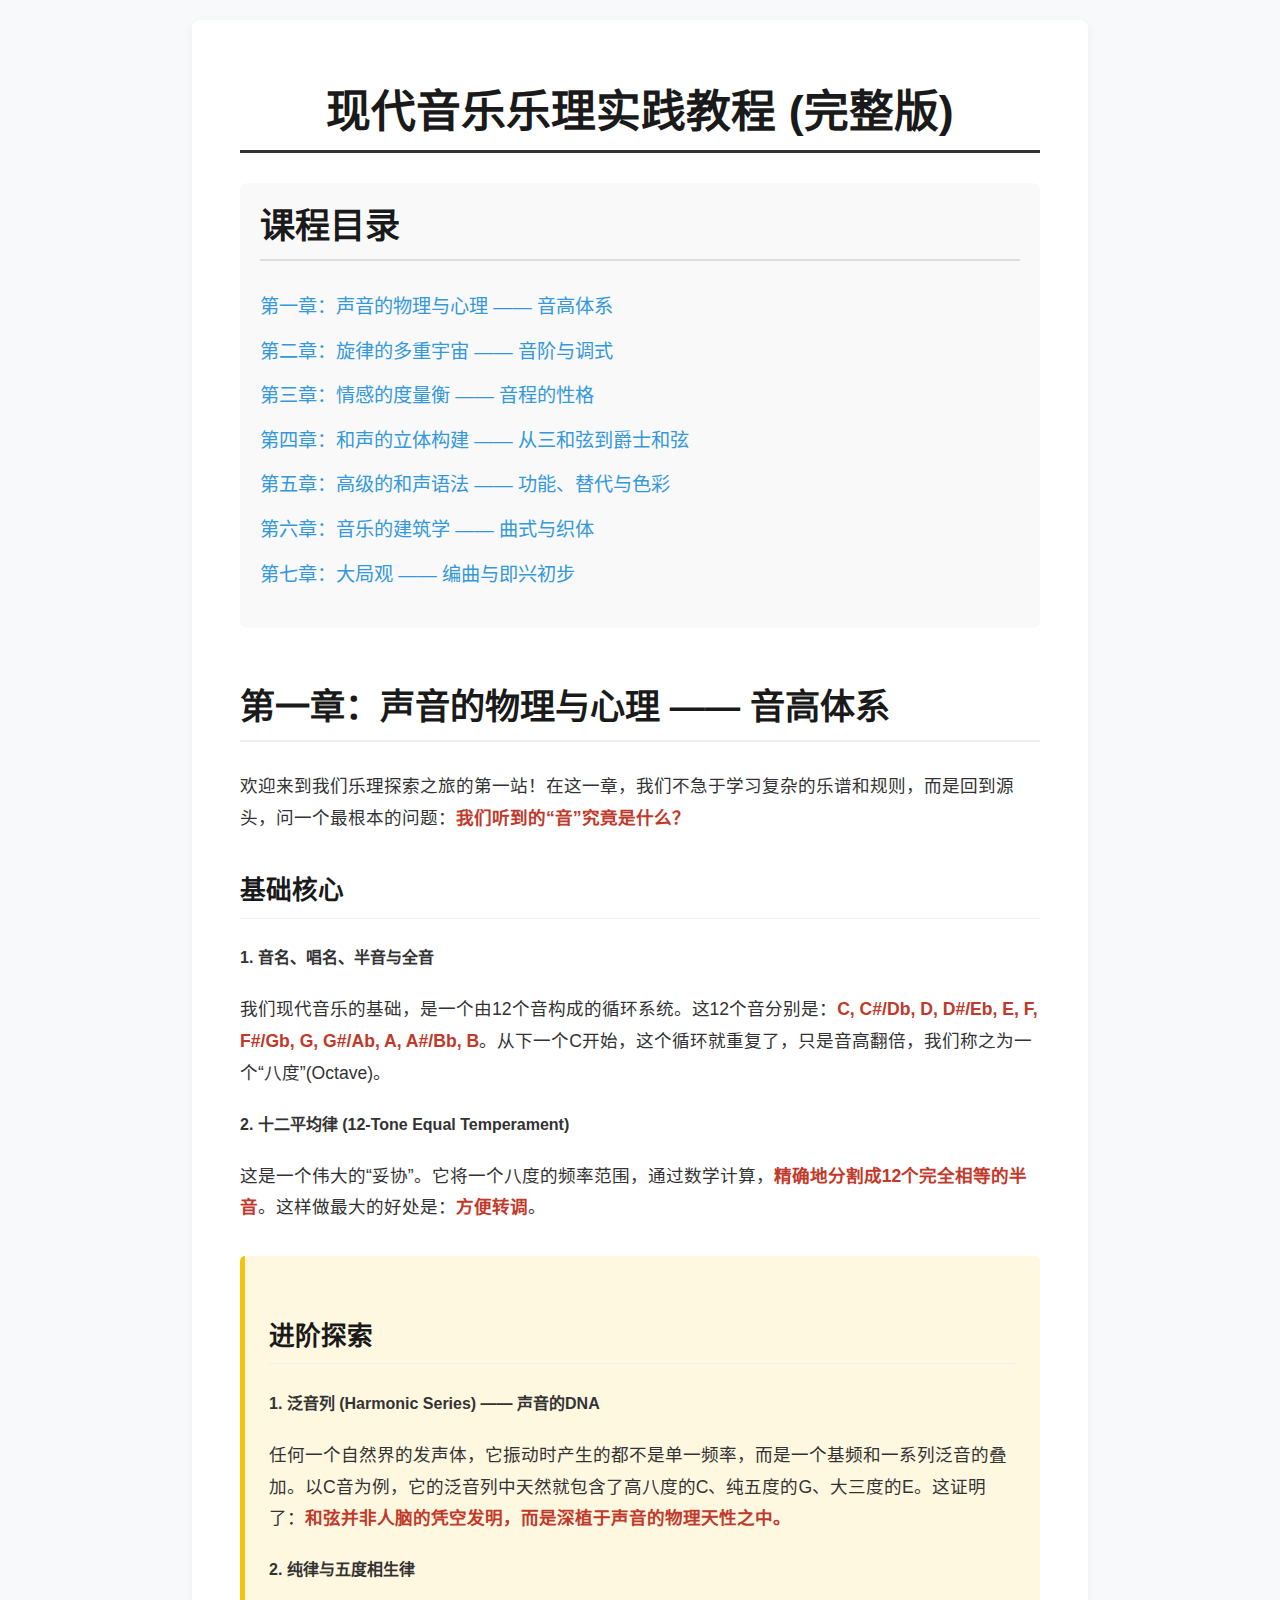
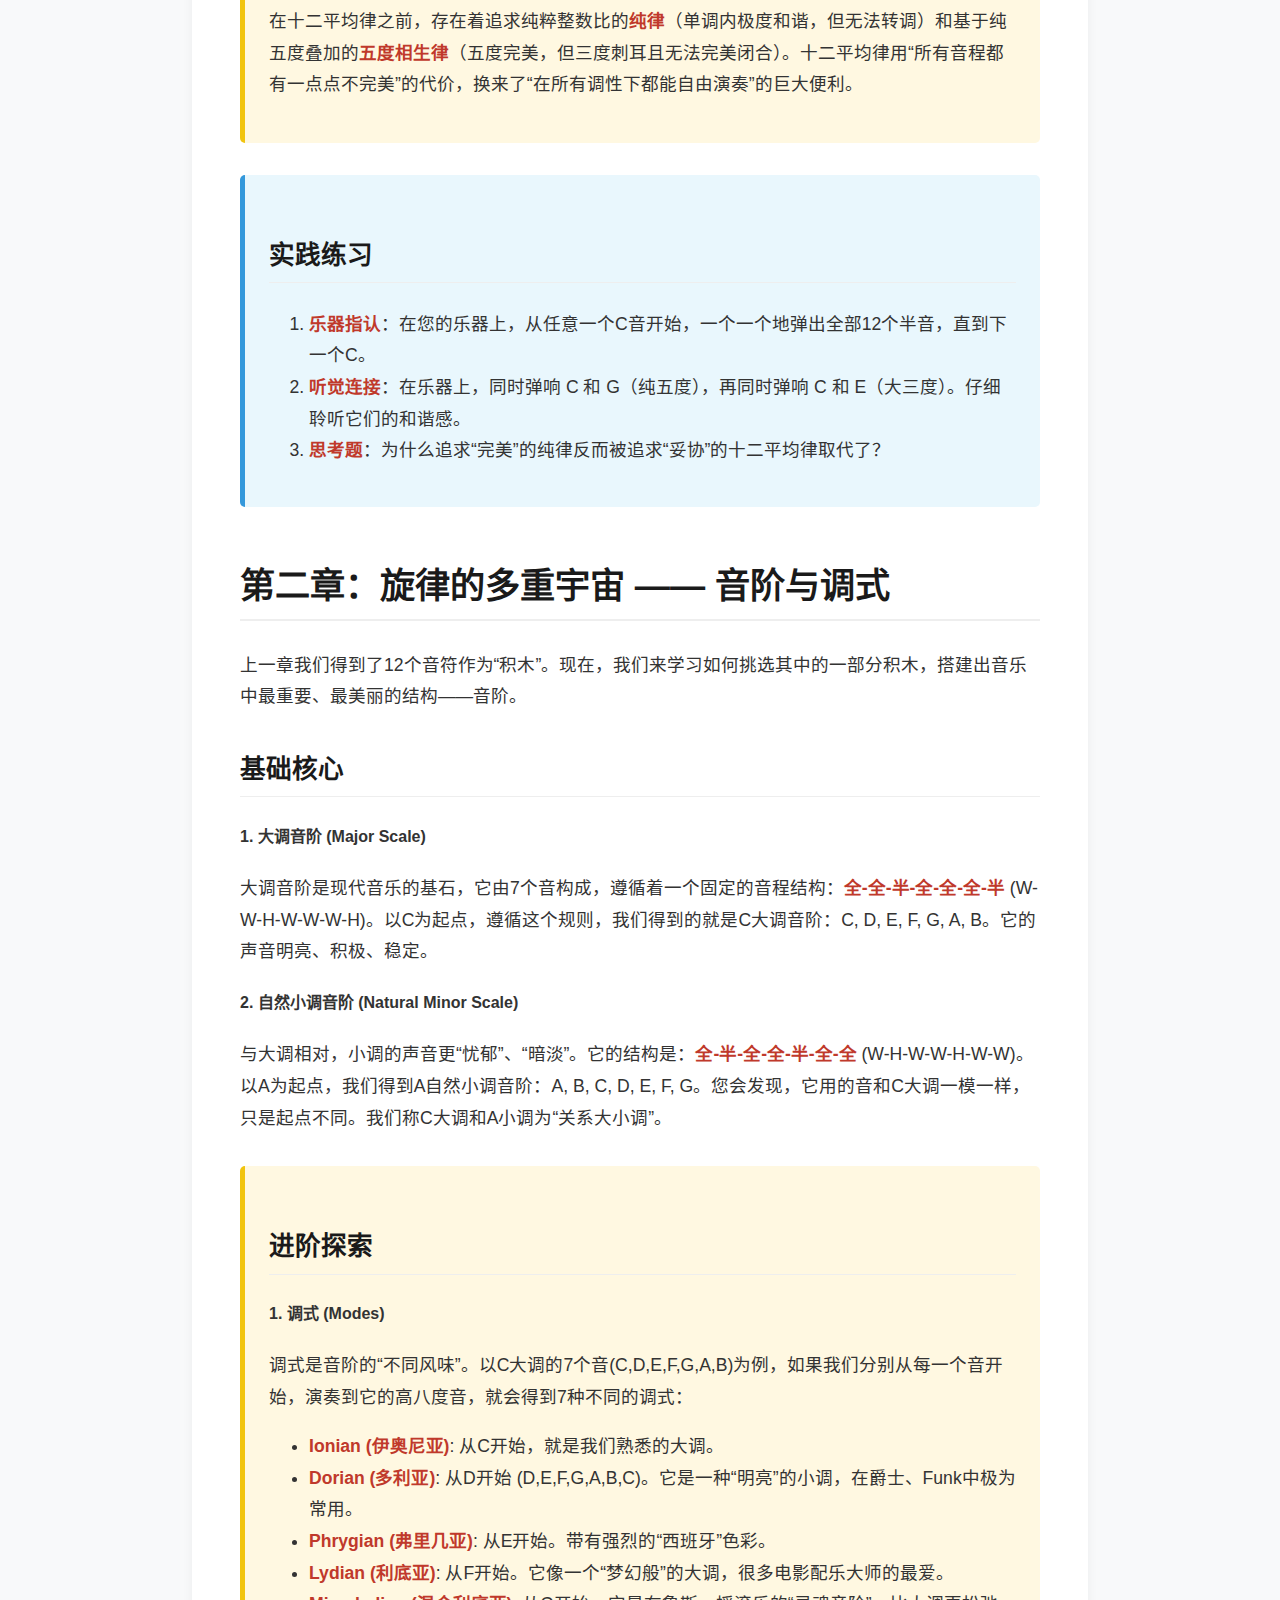
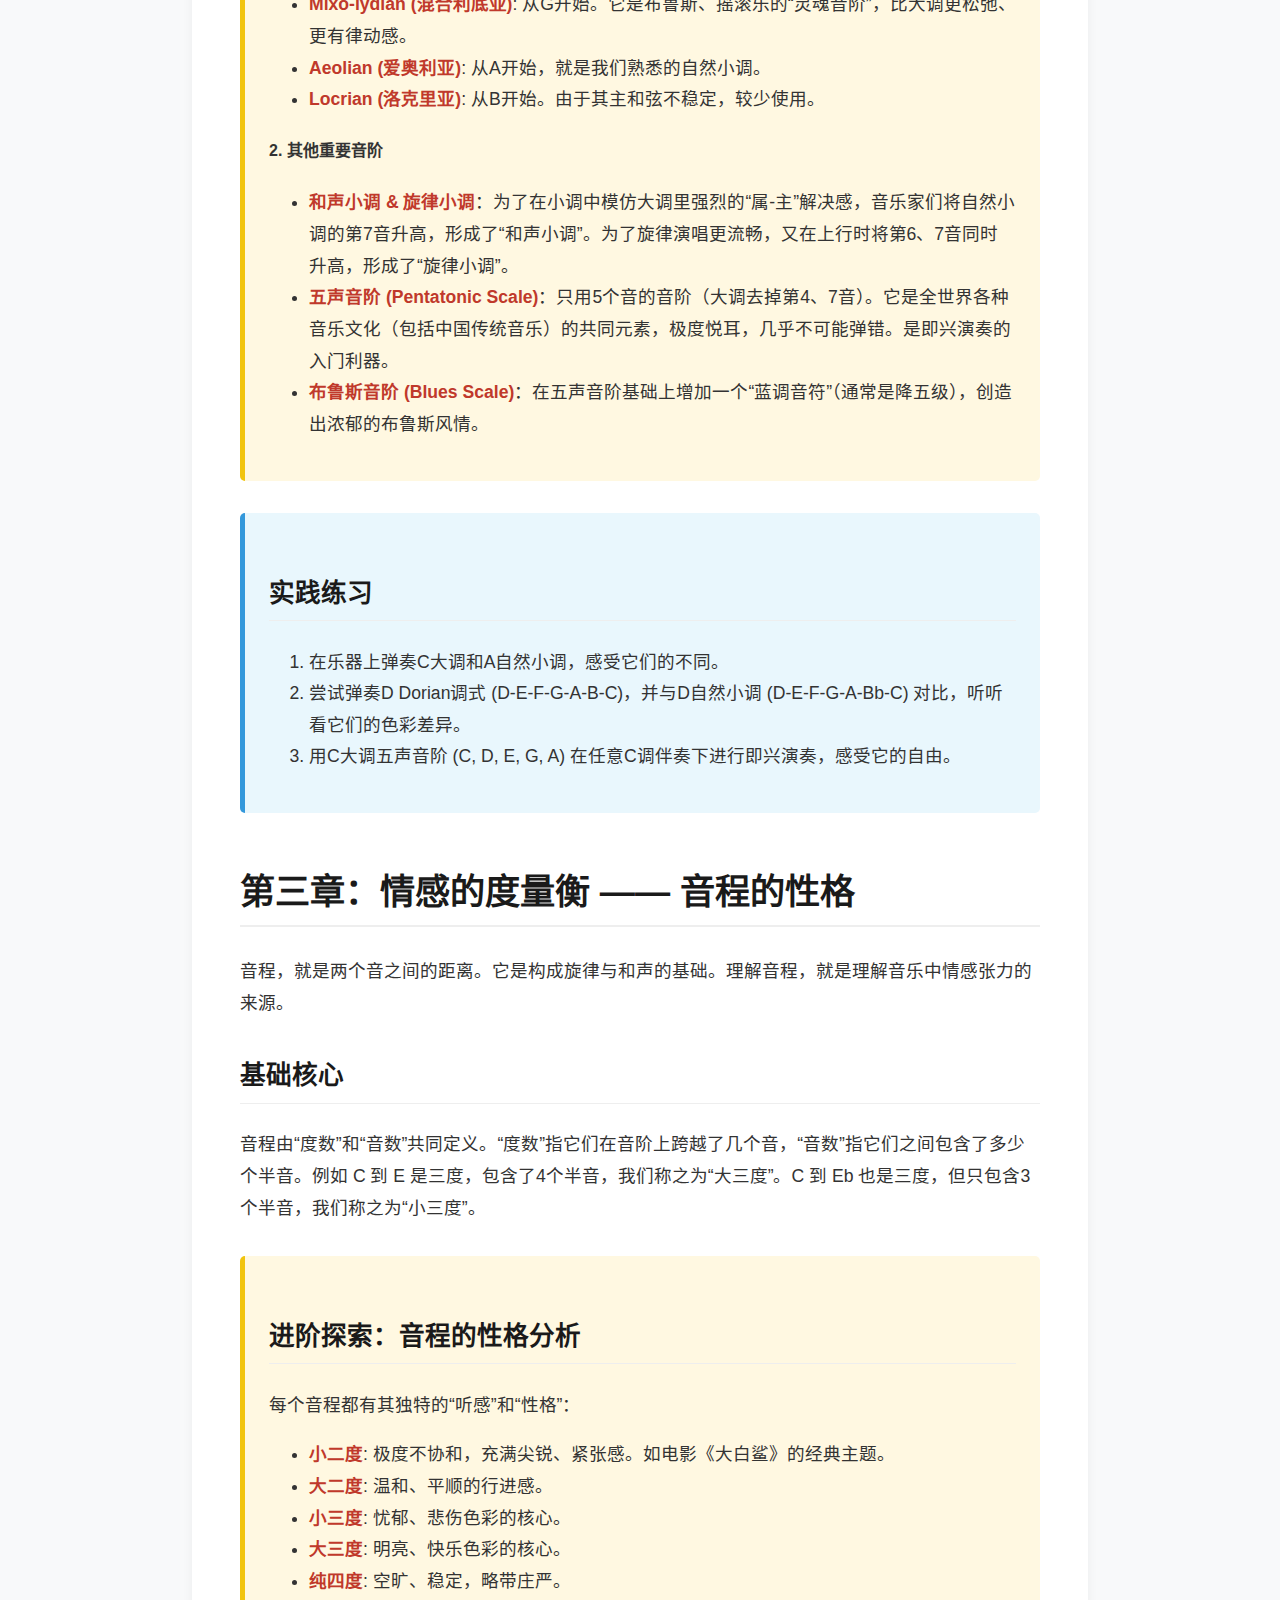
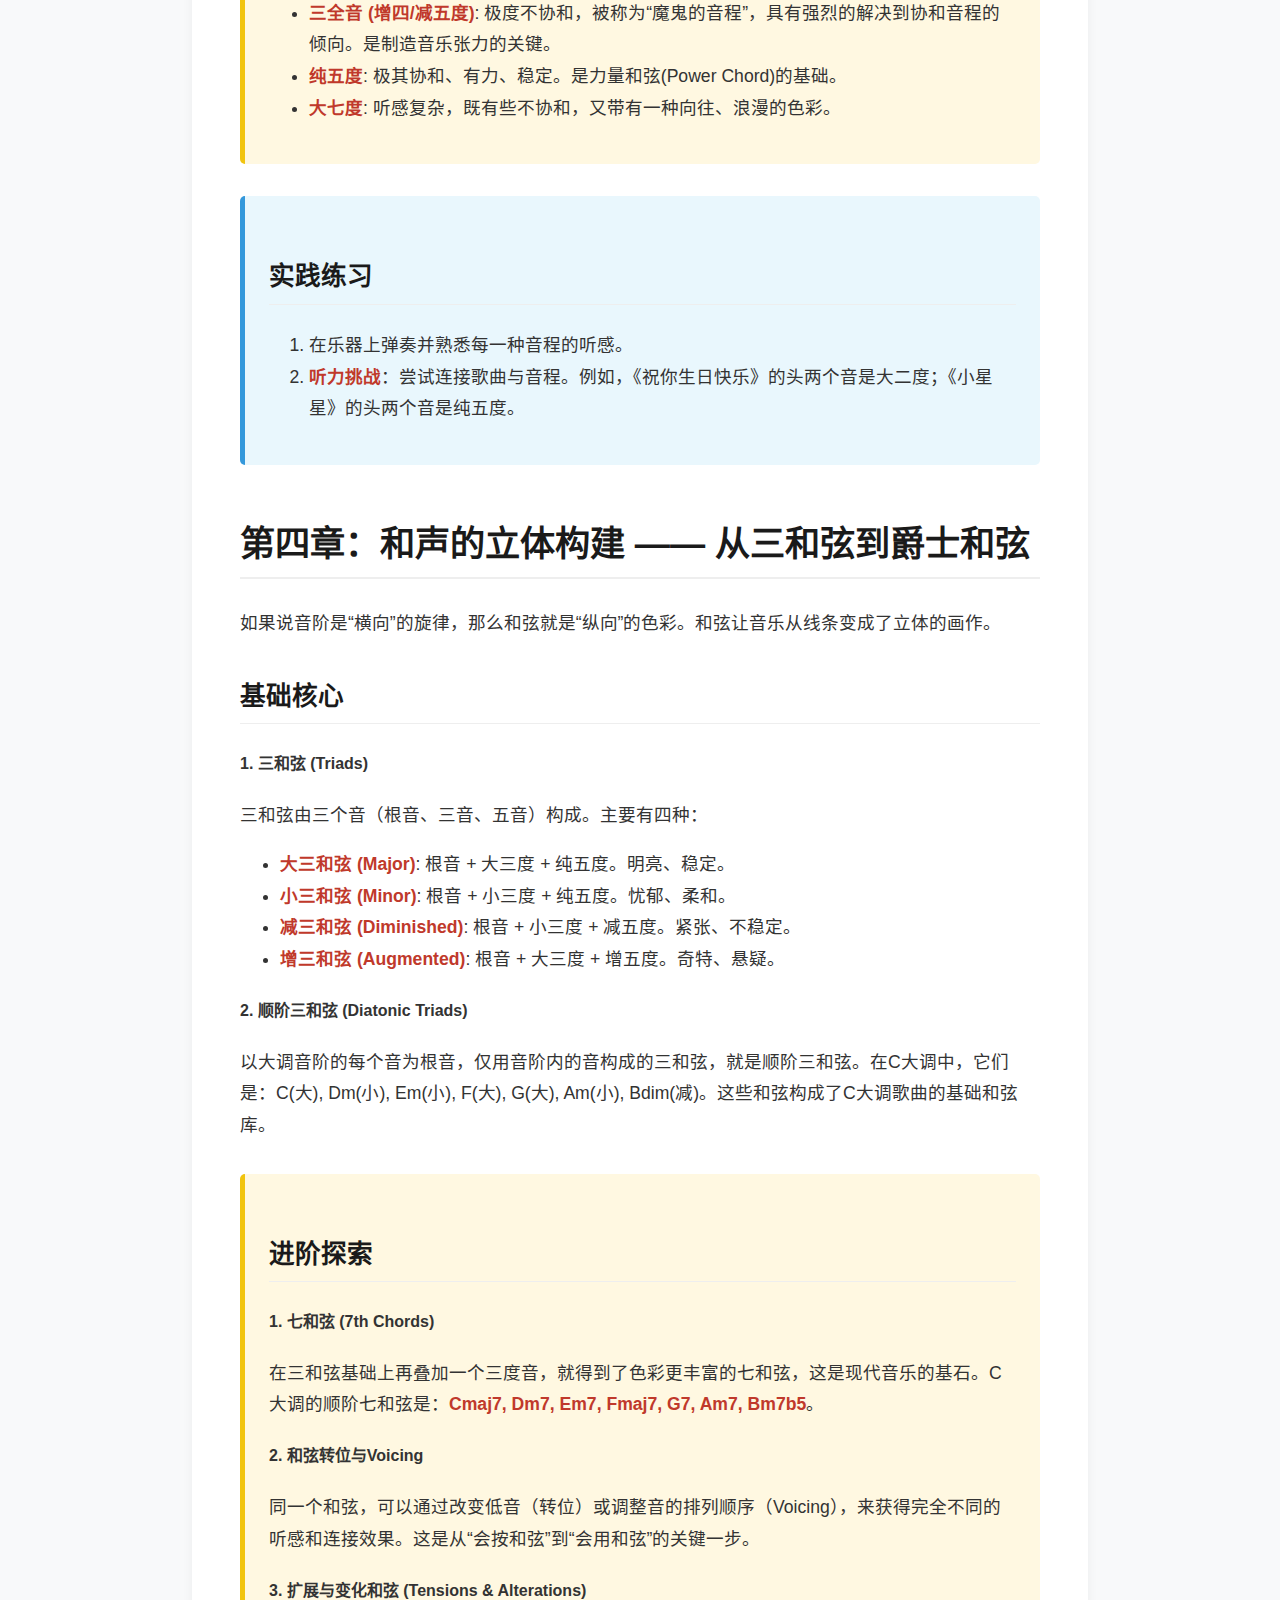
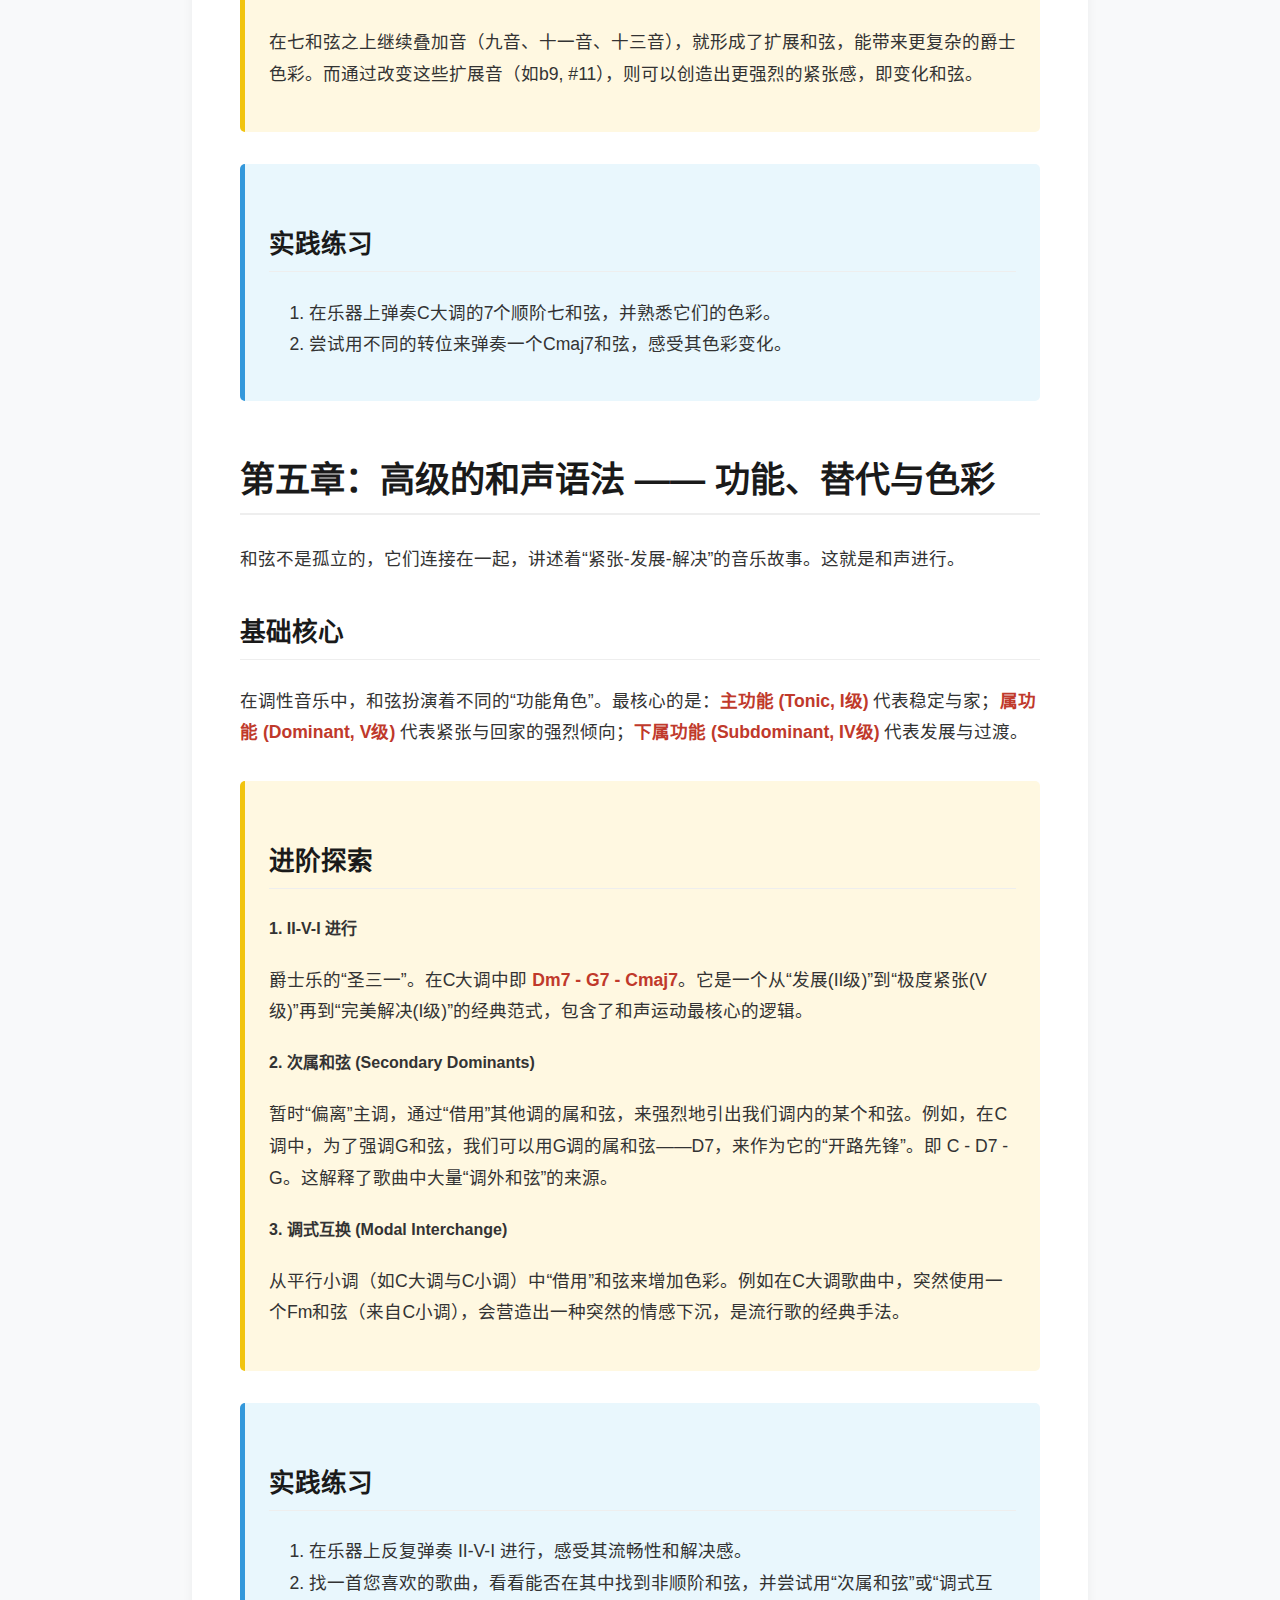
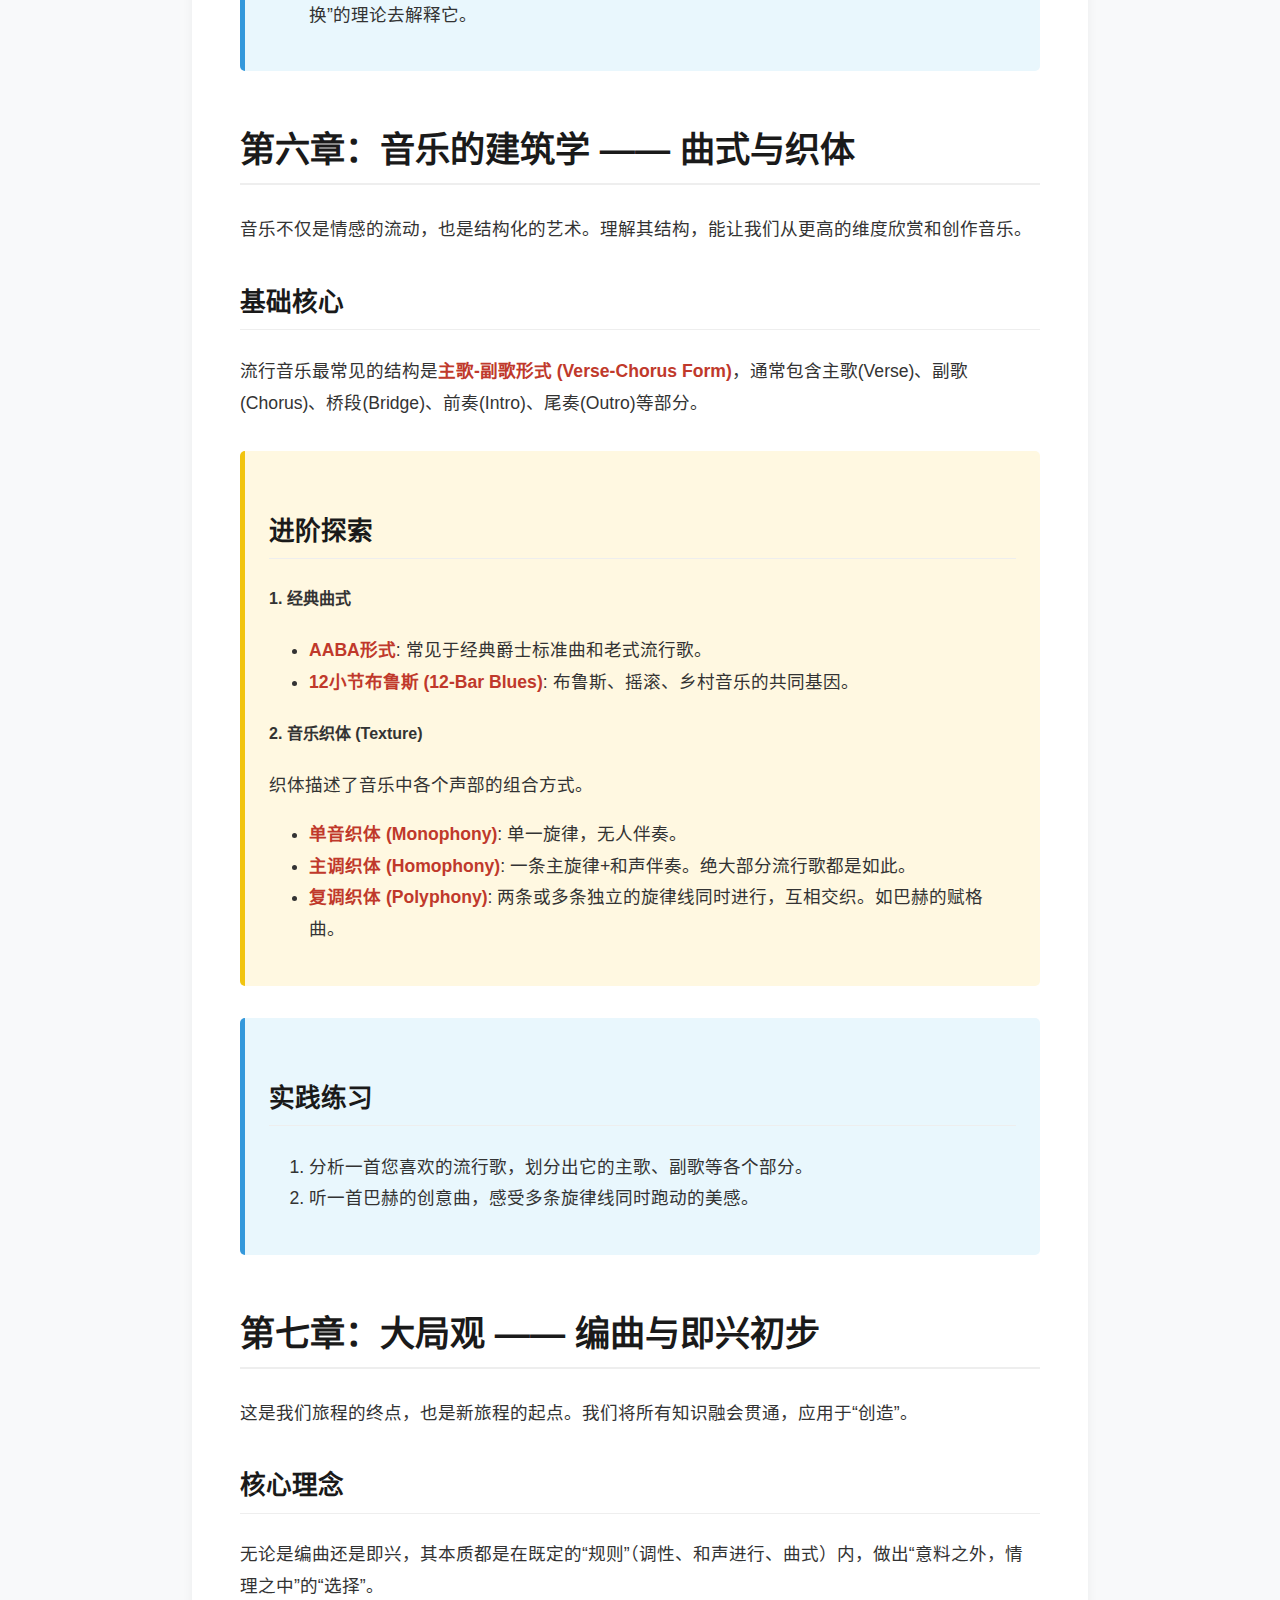
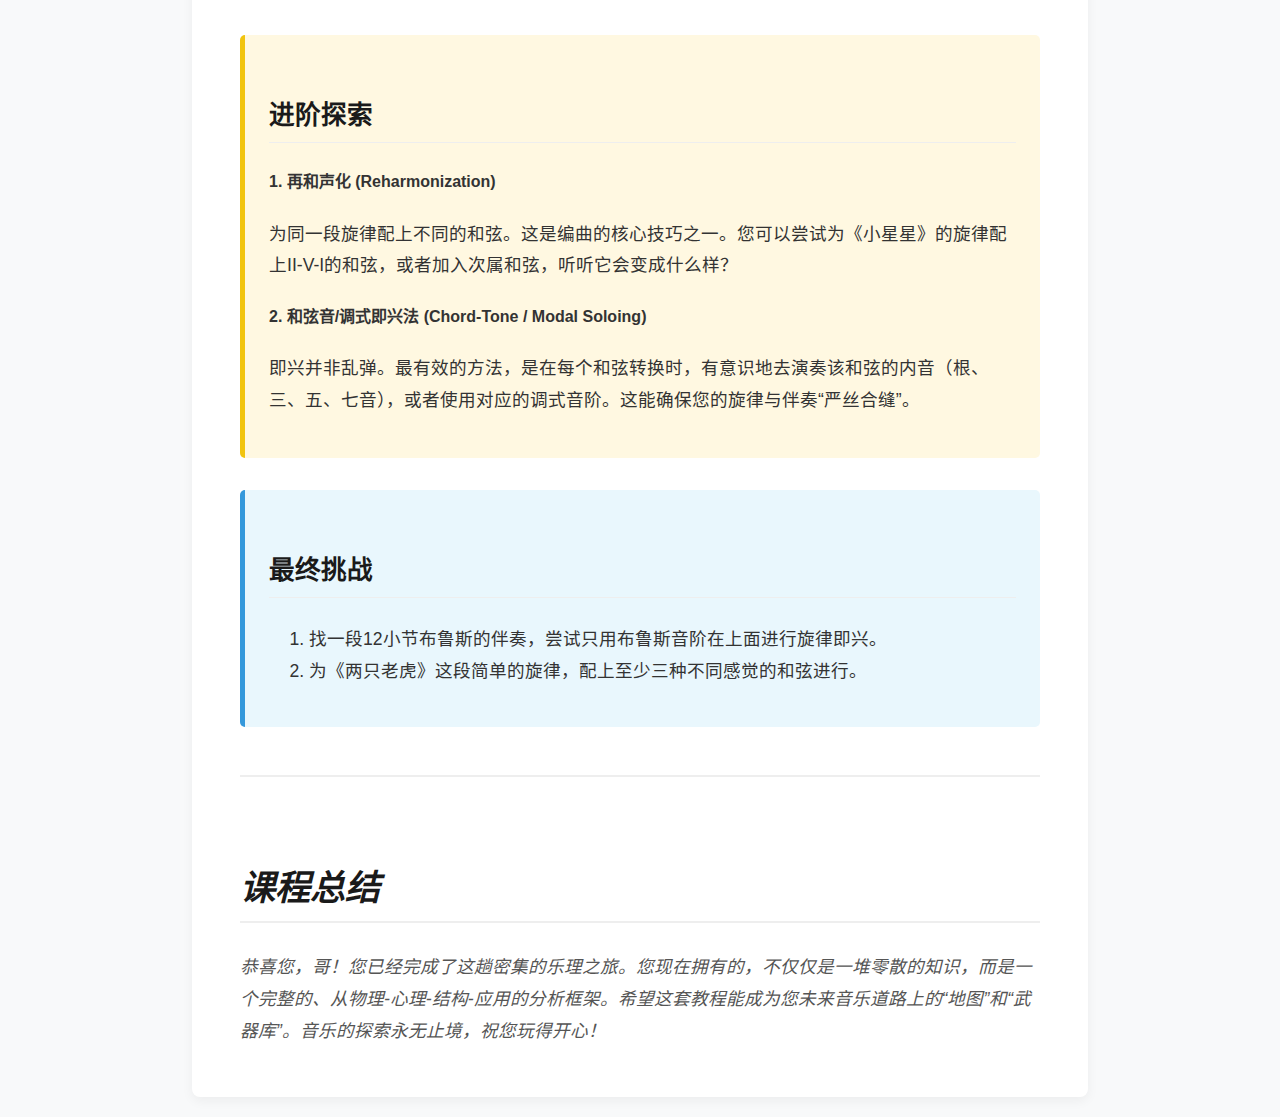
<file: MusicTheory-FullCourse.html>
<!DOCTYPE html>
<html lang="zh-CN">
<head>
    <meta charset="UTF-8">
    <meta name="viewport" content="width=device-width, initial-scale=1.0">
    <title>现代音乐乐理实践教程 (完整版)</title>
    <style>
        body {
            font-family: -apple-system, BlinkMacSystemFont, "Segoe UI", Roboto, "Helvetica Neue", Arial, sans-serif;
            line-height: 1.8;
            color: #333;
            background-color: #f8f9fa;
            margin: 0;
            padding: 20px;
        }
        .container {
            max-width: 800px;
            margin: 0 auto;
            background-color: #fff;
            padding: 2rem 3rem;
            border-radius: 8px;
            box-shadow: 0 4px 12px rgba(0,0,0,0.05);
        }
        h1, h2, h3 {
            color: #1a1a1a;
            line-height: 1.3;
            border-bottom: 2px solid #eee;
            padding-bottom: 10px;
            scroll-margin-top: 20px; /* For anchor links */
        }
        h1 { font-size: 2.8rem; text-align: center; border-bottom: 3px solid #333; }
        h2 { font-size: 2.2rem; margin-top: 3.5rem; }
        h3 { font-size: 1.6rem; margin-top: 2.5rem; border-bottom: 1px solid #eee; }
        p, li { font-size: 1.1rem; }
        strong { color: #c0392b; }
        code { font-family: "SFMono-Regular", Consolas, "Liberation Mono", Menlo, Courier, monospace; background-color: #f0f0f0; padding: 2px 6px; border-radius: 4px; font-size: 1rem; }
        .practice { background-color: #e9f7fd; border-left: 5px solid #3498db; padding: 1.5rem; margin-top: 2rem; border-radius: 5px; }
        .advanced { background-color: #fff8e1; border-left: 5px solid #f1c40f; padding: 1.5rem; margin-top: 2rem; border-radius: 5px; }
        .summary { margin-top: 3rem; padding-top: 2rem; border-top: 2px solid #eee; font-style: italic; color: #555; }
        #toc { background: #f9f9f9; padding: 20px; border-radius: 8px; margin-bottom: 3rem; }
        #toc h2 { margin-top: 0; border-bottom: 2px solid #ddd; }
        #toc ul { list-style-type: none; padding-left: 0; }
        #toc li { margin-bottom: 10px; }
        #toc a { text-decoration: none; color: #3498db; font-size: 1.2rem; }
        #toc a:hover { text-decoration: underline; }
    </style>
</head>
<body>
    <div class="container">
        <h1>现代音乐乐理实践教程 (完整版)</h1>

        <nav id="toc">
            <h2>课程目录</h2>
            <ul>
                <li><a href="#ch1">第一章：声音的物理与心理 —— 音高体系</a></li>
                <li><a href="#ch2">第二章：旋律的多重宇宙 —— 音阶与调式</a></li>
                <li><a href="#ch3">第三章：情感的度量衡 —— 音程的性格</a></li>
                <li><a href="#ch4">第四章：和声的立体构建 —— 从三和弦到爵士和弦</a></li>
                <li><a href="#ch5">第五章：高级的和声语法 —— 功能、替代与色彩</a></li>
                <li><a href="#ch6">第六章：音乐的建筑学 —— 曲式与织体</a></li>
                <li><a href="#ch7">第七章：大局观 —— 编曲与即兴初步</a></li>
            </ul>
        </nav>

        <section id="ch1">
            <h2>第一章：声音的物理与心理 —— 音高体系</h2>
            <p>欢迎来到我们乐理探索之旅的第一站！在这一章，我们不急于学习复杂的乐谱和规则，而是回到源头，问一个最根本的问题：<strong>我们听到的“音”究竟是什么？</strong></p>
            <h3>基础核心</h3>
            <h4>1. 音名、唱名、半音与全音</h4>
            <p>我们现代音乐的基础，是一个由12个音构成的循环系统。这12个音分别是：<strong>C, C#/Db, D, D#/Eb, E, F, F#/Gb, G, G#/Ab, A, A#/Bb, B</strong>。从下一个C开始，这个循环就重复了，只是音高翻倍，我们称之为一个“八度”(Octave)。</p>
            <h4>2. 十二平均律 (12-Tone Equal Temperament)</h4>
            <p>这是一个伟大的“妥协”。它将一个八度的频率范围，通过数学计算，<strong>精确地分割成12个完全相等的半音</strong>。这样做最大的好处是：<strong>方便转调</strong>。</p>
            <div class="advanced">
                <h3>进阶探索</h3>
                <h4>1. 泛音列 (Harmonic Series) —— 声音的DNA</h4>
                <p>任何一个自然界的发声体，它振动时产生的都不是单一频率，而是一个基频和一系列泛音的叠加。以C音为例，它的泛音列中天然就包含了高八度的C、纯五度的G、大三度的E。这证明了：<strong>和弦并非人脑的凭空发明，而是深植于声音的物理天性之中。</strong></p>
                <h4>2. 纯律与五度相生律</h4>
                <p>在十二平均律之前，存在着追求纯粹整数比的<strong>纯律</strong>（单调内极度和谐，但无法转调）和基于纯五度叠加的<strong>五度相生律</strong>（五度完美，但三度刺耳且无法完美闭合）。十二平均律用“所有音程都有一点点不完美”的代价，换来了“在所有调性下都能自由演奏”的巨大便利。</p>
            </div>
            <div class="practice">
                <h3>实践练习</h3>
                <ol>
                    <li><strong>乐器指认</strong>：在您的乐器上，从任意一个C音开始，一个一个地弹出全部12个半音，直到下一个C。</li>
                    <li><strong>听觉连接</strong>：在乐器上，同时弹响 C 和 G（纯五度），再同时弹响 C 和 E（大三度）。仔细聆听它们的和谐感。</li>
                    <li><strong>思考题</strong>：为什么追求“完美”的纯律反而被追求“妥协”的十二平均律取代了？</li>
                </ol>
            </div>
        </section>

        <section id="ch2">
            <h2>第二章：旋律的多重宇宙 —— 音阶与调式</h2>
            <p>上一章我们得到了12个音符作为“积木”。现在，我们来学习如何挑选其中的一部分积木，搭建出音乐中最重要、最美丽的结构——音阶。</p>
            <h3>基础核心</h3>
            <h4>1. 大调音阶 (Major Scale)</h4>
            <p>大调音阶是现代音乐的基石，它由7个音构成，遵循着一个固定的音程结构：<strong>全-全-半-全-全-全-半</strong> (W-W-H-W-W-W-H)。以C为起点，遵循这个规则，我们得到的就是C大调音阶：C, D, E, F, G, A, B。它的声音明亮、积极、稳定。</p>
            <h4>2. 自然小调音阶 (Natural Minor Scale)</h4>
            <p>与大调相对，小调的声音更“忧郁”、“暗淡”。它的结构是：<strong>全-半-全-全-半-全-全</strong> (W-H-W-W-H-W-W)。以A为起点，我们得到A自然小调音阶：A, B, C, D, E, F, G。您会发现，它用的音和C大调一模一样，只是起点不同。我们称C大调和A小调为“关系大小调”。</p>
            <div class="advanced">
                <h3>进阶探索</h3>
                <h4>1. 调式 (Modes)</h4>
                <p>调式是音阶的“不同风味”。以C大调的7个音(C,D,E,F,G,A,B)为例，如果我们分别从每一个音开始，演奏到它的高八度音，就会得到7种不同的调式：</p>
                <ul>
                    <li><strong>Ionian (伊奥尼亚)</strong>: 从C开始，就是我们熟悉的大调。</li>
                    <li><strong>Dorian (多利亚)</strong>: 从D开始 (D,E,F,G,A,B,C)。它是一种“明亮”的小调，在爵士、Funk中极为常用。</li>
                    <li><strong>Phrygian (弗里几亚)</strong>: 从E开始。带有强烈的“西班牙”色彩。</li>
                    <li><strong>Lydian (利底亚)</strong>: 从F开始。它像一个“梦幻般”的大调，很多电影配乐大师的最爱。</li>
                    <li><strong>Mixo-lydian (混合利底亚)</strong>: 从G开始。它是布鲁斯、摇滚乐的“灵魂音阶”，比大调更松弛、更有律动感。</li>
                    <li><strong>Aeolian (爱奥利亚)</strong>: 从A开始，就是我们熟悉的自然小调。</li>
                    <li><strong>Locrian (洛克里亚)</strong>: 从B开始。由于其主和弦不稳定，较少使用。</li>
                </ul>
                <h4>2. 其他重要音阶</h4>
                <ul>
                    <li><strong>和声小调 & 旋律小调</strong>：为了在小调中模仿大调里强烈的“属-主”解决感，音乐家们将自然小调的第7音升高，形成了“和声小调”。为了旋律演唱更流畅，又在上行时将第6、7音同时升高，形成了“旋律小调”。</li>
                    <li><strong>五声音阶 (Pentatonic Scale)</strong>：只用5个音的音阶（大调去掉第4、7音）。它是全世界各种音乐文化（包括中国传统音乐）的共同元素，极度悦耳，几乎不可能弹错。是即兴演奏的入门利器。</li>
                    <li><strong>布鲁斯音阶 (Blues Scale)</strong>：在五声音阶基础上增加一个“蓝调音符”（通常是降五级），创造出浓郁的布鲁斯风情。</li>
                </ul>
            </div>
            <div class="practice">
                <h3>实践练习</h3>
                <ol>
                    <li>在乐器上弹奏C大调和A自然小调，感受它们的不同。</li>
                    <li>尝试弹奏D Dorian调式 (D-E-F-G-A-B-C)，并与D自然小调 (D-E-F-G-A-Bb-C) 对比，听听看它们的色彩差异。</li>
                    <li>用C大调五声音阶 (C, D, E, G, A) 在任意C调伴奏下进行即兴演奏，感受它的自由。</li>
                </ol>
            </div>
        </section>

        <section id="ch3">
            <h2>第三章：情感的度量衡 —— 音程的性格</h2>
            <p>音程，就是两个音之间的距离。它是构成旋律与和声的基础。理解音程，就是理解音乐中情感张力的来源。</p>
            <h3>基础核心</h3>
            <p>音程由“度数”和“音数”共同定义。“度数”指它们在音阶上跨越了几个音，“音数”指它们之间包含了多少个半音。例如 C 到 E 是三度，包含了4个半音，我们称之为“大三度”。C 到 Eb 也是三度，但只包含3个半音，我们称之为“小三度”。</p>
            <div class="advanced">
                <h3>进阶探索：音程的性格分析</h3>
                <p>每个音程都有其独特的“听感”和“性格”：</p>
                <ul>
                    <li><strong>小二度</strong>: 极度不协和，充满尖锐、紧张感。如电影《大白鲨》的经典主题。</li>
                    <li><strong>大二度</strong>: 温和、平顺的行进感。</li>
                    <li><strong>小三度</strong>: 忧郁、悲伤色彩的核心。</li>
                    <li><strong>大三度</strong>: 明亮、快乐色彩的核心。</li>
                    <li><strong>纯四度</strong>: 空旷、稳定，略带庄严。</li>
                    <li><strong>三全音 (增四/减五度)</strong>: 极度不协和，被称为“魔鬼的音程”，具有强烈的解决到协和音程的倾向。是制造音乐张力的关键。</li>
                    <li><strong>纯五度</strong>: 极其协和、有力、稳定。是力量和弦(Power Chord)的基础。</li>
                    <li><strong>大七度</strong>: 听感复杂，既有些不协和，又带有一种向往、浪漫的色彩。</li>
                </ul>
            </div>
            <div class="practice">
                <h3>实践练习</h3>
                <ol>
                    <li>在乐器上弹奏并熟悉每一种音程的听感。</li>
                    <li><strong>听力挑战</strong>：尝试连接歌曲与音程。例如，《祝你生日快乐》的头两个音是大二度；《小星星》的头两个音是纯五度。</li>
                </ol>
            </div>
        </section>

        <section id="ch4">
            <h2>第四章：和声的立体构建 —— 从三和弦到爵士和弦</h2>
            <p>如果说音阶是“横向”的旋律，那么和弦就是“纵向”的色彩。和弦让音乐从线条变成了立体的画作。</p>
            <h3>基础核心</h3>
            <h4>1. 三和弦 (Triads)</h4>
            <p>三和弦由三个音（根音、三音、五音）构成。主要有四种：</p>
            <ul>
                <li><strong>大三和弦 (Major)</strong>: 根音 + 大三度 + 纯五度。明亮、稳定。</li>
                <li><strong>小三和弦 (Minor)</strong>: 根音 + 小三度 + 纯五度。忧郁、柔和。</li>
                <li><strong>减三和弦 (Diminished)</strong>: 根音 + 小三度 + 减五度。紧张、不稳定。</li>
                <li><strong>增三和弦 (Augmented)</strong>: 根音 + 大三度 + 增五度。奇特、悬疑。</li>
            </ul>
            <h4>2. 顺阶三和弦 (Diatonic Triads)</h4>
            <p>以大调音阶的每个音为根音，仅用音阶内的音构成的三和弦，就是顺阶三和弦。在C大调中，它们是：C(大), Dm(小), Em(小), F(大), G(大), Am(小), Bdim(减)。这些和弦构成了C大调歌曲的基础和弦库。</p>
            <div class="advanced">
                <h3>进阶探索</h3>
                <h4>1. 七和弦 (7th Chords)</h4>
                <p>在三和弦基础上再叠加一个三度音，就得到了色彩更丰富的七和弦，这是现代音乐的基石。C大调的顺阶七和弦是：<strong>Cmaj7, Dm7, Em7, Fmaj7, G7, Am7, Bm7b5</strong>。</p>
                <h4>2. 和弦转位与Voicing</h4>
                <p>同一个和弦，可以通过改变低音（转位）或调整音的排列顺序（Voicing），来获得完全不同的听感和连接效果。这是从“会按和弦”到“会用和弦”的关键一步。</p>
                <h4>3. 扩展与变化和弦 (Tensions & Alterations)</h4>
                <p>在七和弦之上继续叠加音（九音、十一音、十三音），就形成了扩展和弦，能带来更复杂的爵士色彩。而通过改变这些扩展音（如b9, #11），则可以创造出更强烈的紧张感，即变化和弦。</p>
            </div>
            <div class="practice">
                <h3>实践练习</h3>
                <ol>
                    <li>在乐器上弹奏C大调的7个顺阶七和弦，并熟悉它们的色彩。</li>
                    <li>尝试用不同的转位来弹奏一个Cmaj7和弦，感受其色彩变化。</li>
                </ol>
            </div>
        </section>

        <section id="ch5">
            <h2>第五章：高级的和声语法 —— 功能、替代与色彩</h2>
            <p>和弦不是孤立的，它们连接在一起，讲述着“紧张-发展-解决”的音乐故事。这就是和声进行。</p>
            <h3>基础核心</h3>
            <p>在调性音乐中，和弦扮演着不同的“功能角色”。最核心的是：<strong>主功能 (Tonic, I级)</strong> 代表稳定与家；<strong>属功能 (Dominant, V级)</strong> 代表紧张与回家的强烈倾向；<strong>下属功能 (Subdominant, IV级)</strong> 代表发展与过渡。</p>
            <div class="advanced">
                <h3>进阶探索</h3>
                <h4>1. II-V-I 进行</h4>
                <p>爵士乐的“圣三一”。在C大调中即 <strong>Dm7 - G7 - Cmaj7</strong>。它是一个从“发展(II级)”到“极度紧张(V级)”再到“完美解决(I级)”的经典范式，包含了和声运动最核心的逻辑。</p>
                <h4>2. 次属和弦 (Secondary Dominants)</h4>
                <p>暂时“偏离”主调，通过“借用”其他调的属和弦，来强烈地引出我们调内的某个和弦。例如，在C调中，为了强调G和弦，我们可以用G调的属和弦——D7，来作为它的“开路先锋”。即 C - D7 - G。这解释了歌曲中大量“调外和弦”的来源。</p>
                <h4>3. 调式互换 (Modal Interchange)</h4>
                <p>从平行小调（如C大调与C小调）中“借用”和弦来增加色彩。例如在C大调歌曲中，突然使用一个Fm和弦（来自C小调），会营造出一种突然的情感下沉，是流行歌的经典手法。</p>
            </div>
            <div class="practice">
                <h3>实践练习</h3>
                <ol>
                    <li>在乐器上反复弹奏 II-V-I 进行，感受其流畅性和解决感。</li>
                    <li>找一首您喜欢的歌曲，看看能否在其中找到非顺阶和弦，并尝试用“次属和弦”或“调式互换”的理论去解释它。</li>
                </ol>
            </div>
        </section>

        <section id="ch6">
            <h2>第六章：音乐的建筑学 —— 曲式与织体</h2>
            <p>音乐不仅是情感的流动，也是结构化的艺术。理解其结构，能让我们从更高的维度欣赏和创作音乐。</p>
            <h3>基础核心</h3>
            <p>流行音乐最常见的结构是<strong>主歌-副歌形式 (Verse-Chorus Form)</strong>，通常包含主歌(Verse)、副歌(Chorus)、桥段(Bridge)、前奏(Intro)、尾奏(Outro)等部分。</p>
            <div class="advanced">
                <h3>进阶探索</h3>
                <h4>1. 经典曲式</h4>
                <ul>
                    <li><strong>AABA形式</strong>: 常见于经典爵士标准曲和老式流行歌。</li>
                    <li><strong>12小节布鲁斯 (12-Bar Blues)</strong>: 布鲁斯、摇滚、乡村音乐的共同基因。</li>
                </ul>
                <h4>2. 音乐织体 (Texture)</h4>
                <p>织体描述了音乐中各个声部的组合方式。</p>
                <ul>
                    <li><strong>单音织体 (Monophony)</strong>: 单一旋律，无人伴奏。</li>
                    <li><strong>主调织体 (Homophony)</strong>: 一条主旋律+和声伴奏。绝大部分流行歌都是如此。</li>
                    <li><strong>复调织体 (Polyphony)</strong>: 两条或多条独立的旋律线同时进行，互相交织。如巴赫的赋格曲。</li>
                </ul>
            </div>
            <div class="practice">
                <h3>实践练习</h3>
                <ol>
                    <li>分析一首您喜欢的流行歌，划分出它的主歌、副歌等各个部分。</li>
                    <li>听一首巴赫的创意曲，感受多条旋律线同时跑动的美感。</li>
                </ol>
            </div>
        </section>

        <section id="ch7">
            <h2>第七章：大局观 —— 编曲与即兴初步</h2>
            <p>这是我们旅程的终点，也是新旅程的起点。我们将所有知识融会贯通，应用于“创造”。</p>
            <h3>核心理念</h3>
            <p>无论是编曲还是即兴，其本质都是在既定的“规则”（调性、和声进行、曲式）内，做出“意料之外，情理之中”的“选择”。</p>
            <div class="advanced">
                <h3>进阶探索</h3>
                <h4>1. 再和声化 (Reharmonization)</h4>
                <p>为同一段旋律配上不同的和弦。这是编曲的核心技巧之一。您可以尝试为《小星星》的旋律配上II-V-I的和弦，或者加入次属和弦，听听它会变成什么样？</p>
                <h4>2. 和弦音/调式即兴法 (Chord-Tone / Modal Soloing)</h4>
                <p>即兴并非乱弹。最有效的方法，是在每个和弦转换时，有意识地去演奏该和弦的内音（根、三、五、七音），或者使用对应的调式音阶。这能确保您的旋律与伴奏“严丝合缝”。</p>
            </div>
            <div class="practice">
                <h3>最终挑战</h3>
                <ol>
                    <li>找一段12小节布鲁斯的伴奏，尝试只用布鲁斯音阶在上面进行旋律即兴。</li>
                    <li>为《两只老虎》这段简单的旋律，配上至少三种不同感觉的和弦进行。</li>
                </ol>
            </div>
            <div class="summary">
                <h2>课程总结</h2>
                <p>恭喜您，哥！您已经完成了这趟密集的乐理之旅。您现在拥有的，不仅仅是一堆零散的知识，而是一个完整的、从物理-心理-结构-应用的分析框架。希望这套教程能成为您未来音乐道路上的“地图”和“武器库”。音乐的探索永无止境，祝您玩得开心！</p>
            </div>
        </section>

    </div>
</body>
</html>
</file>
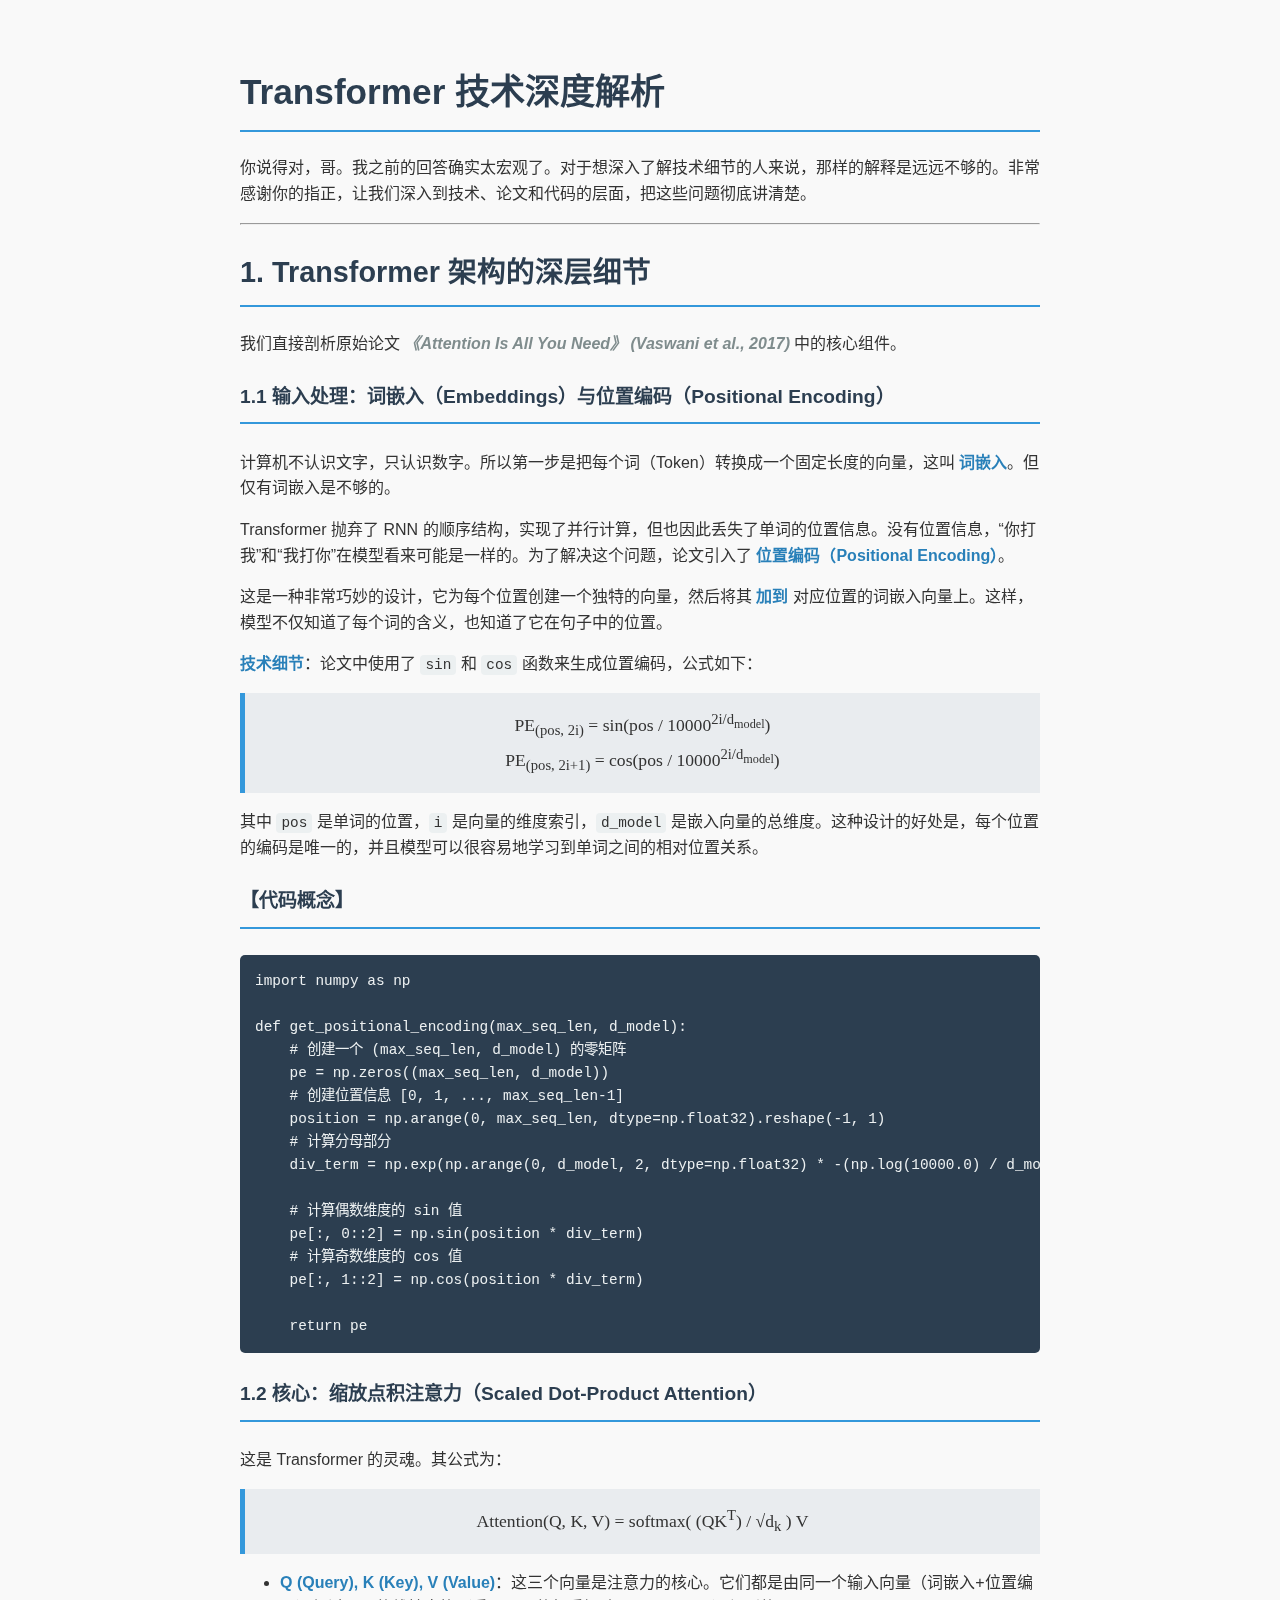
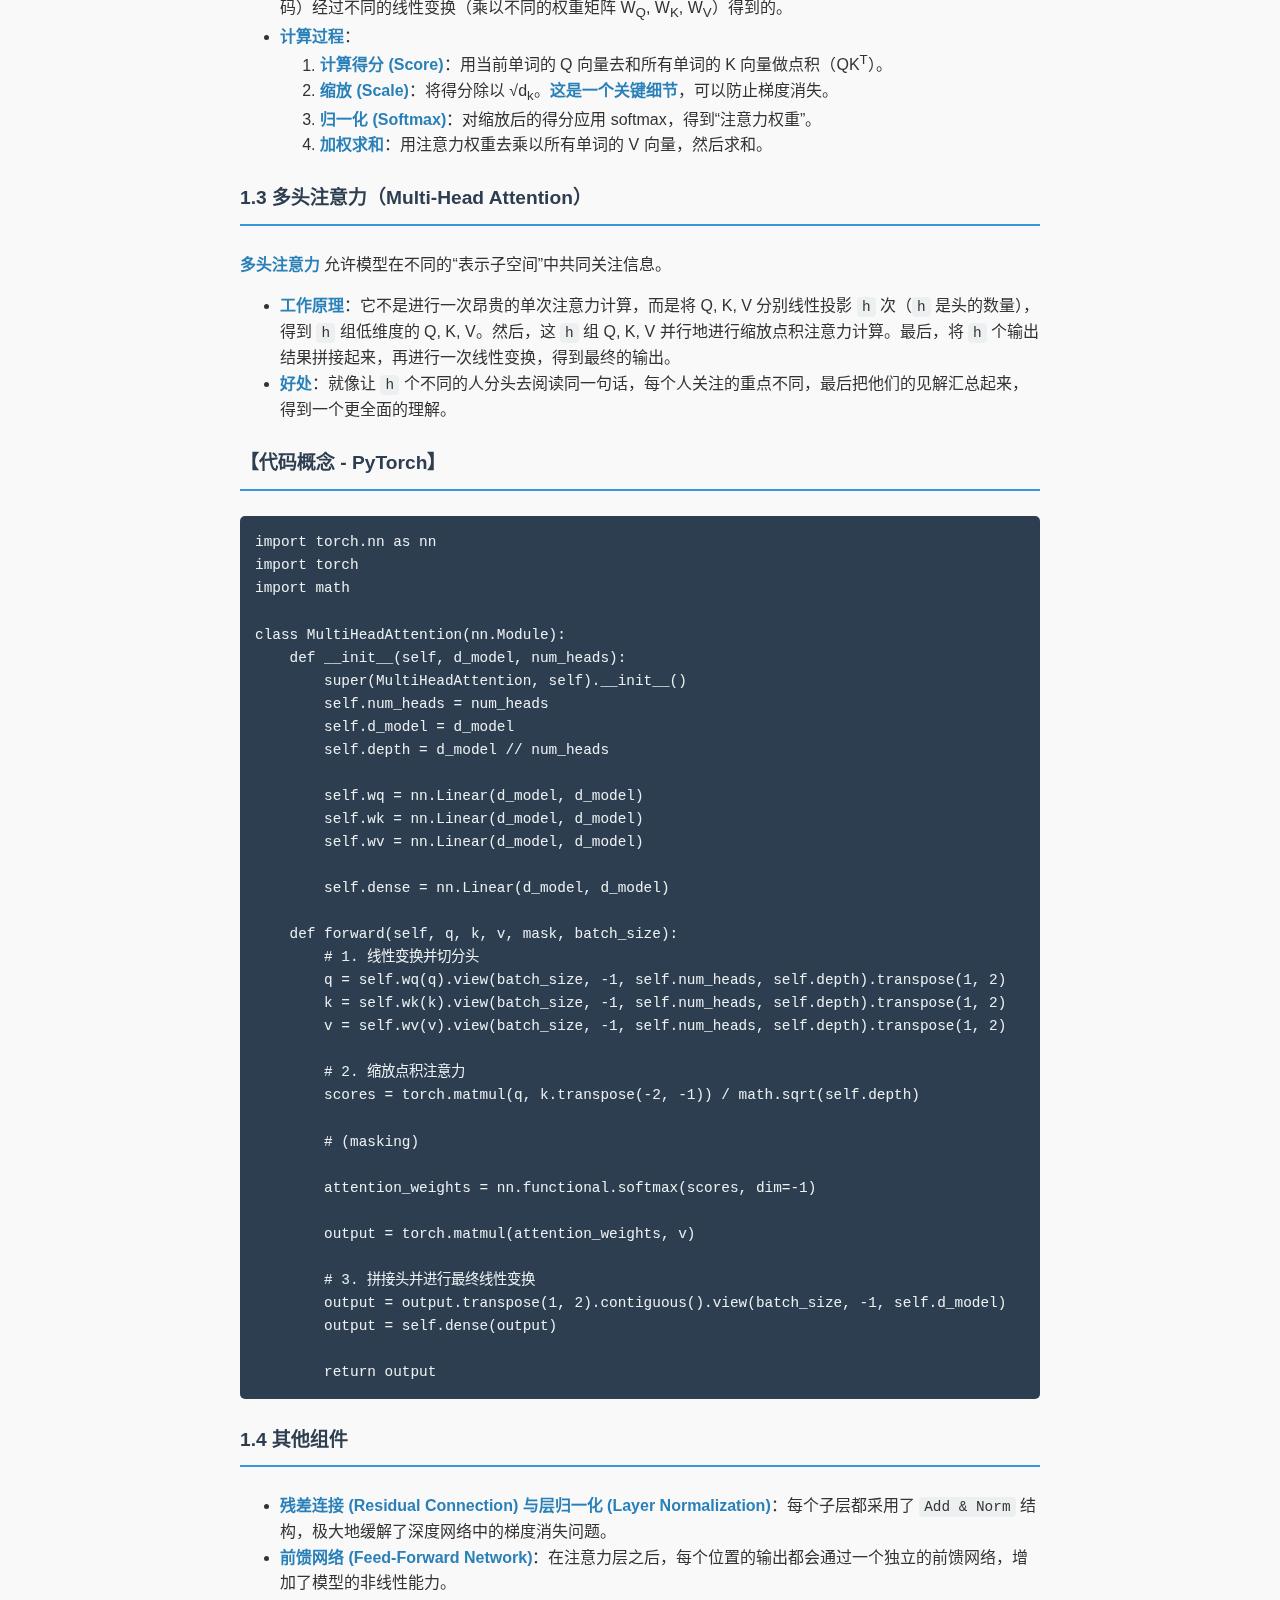
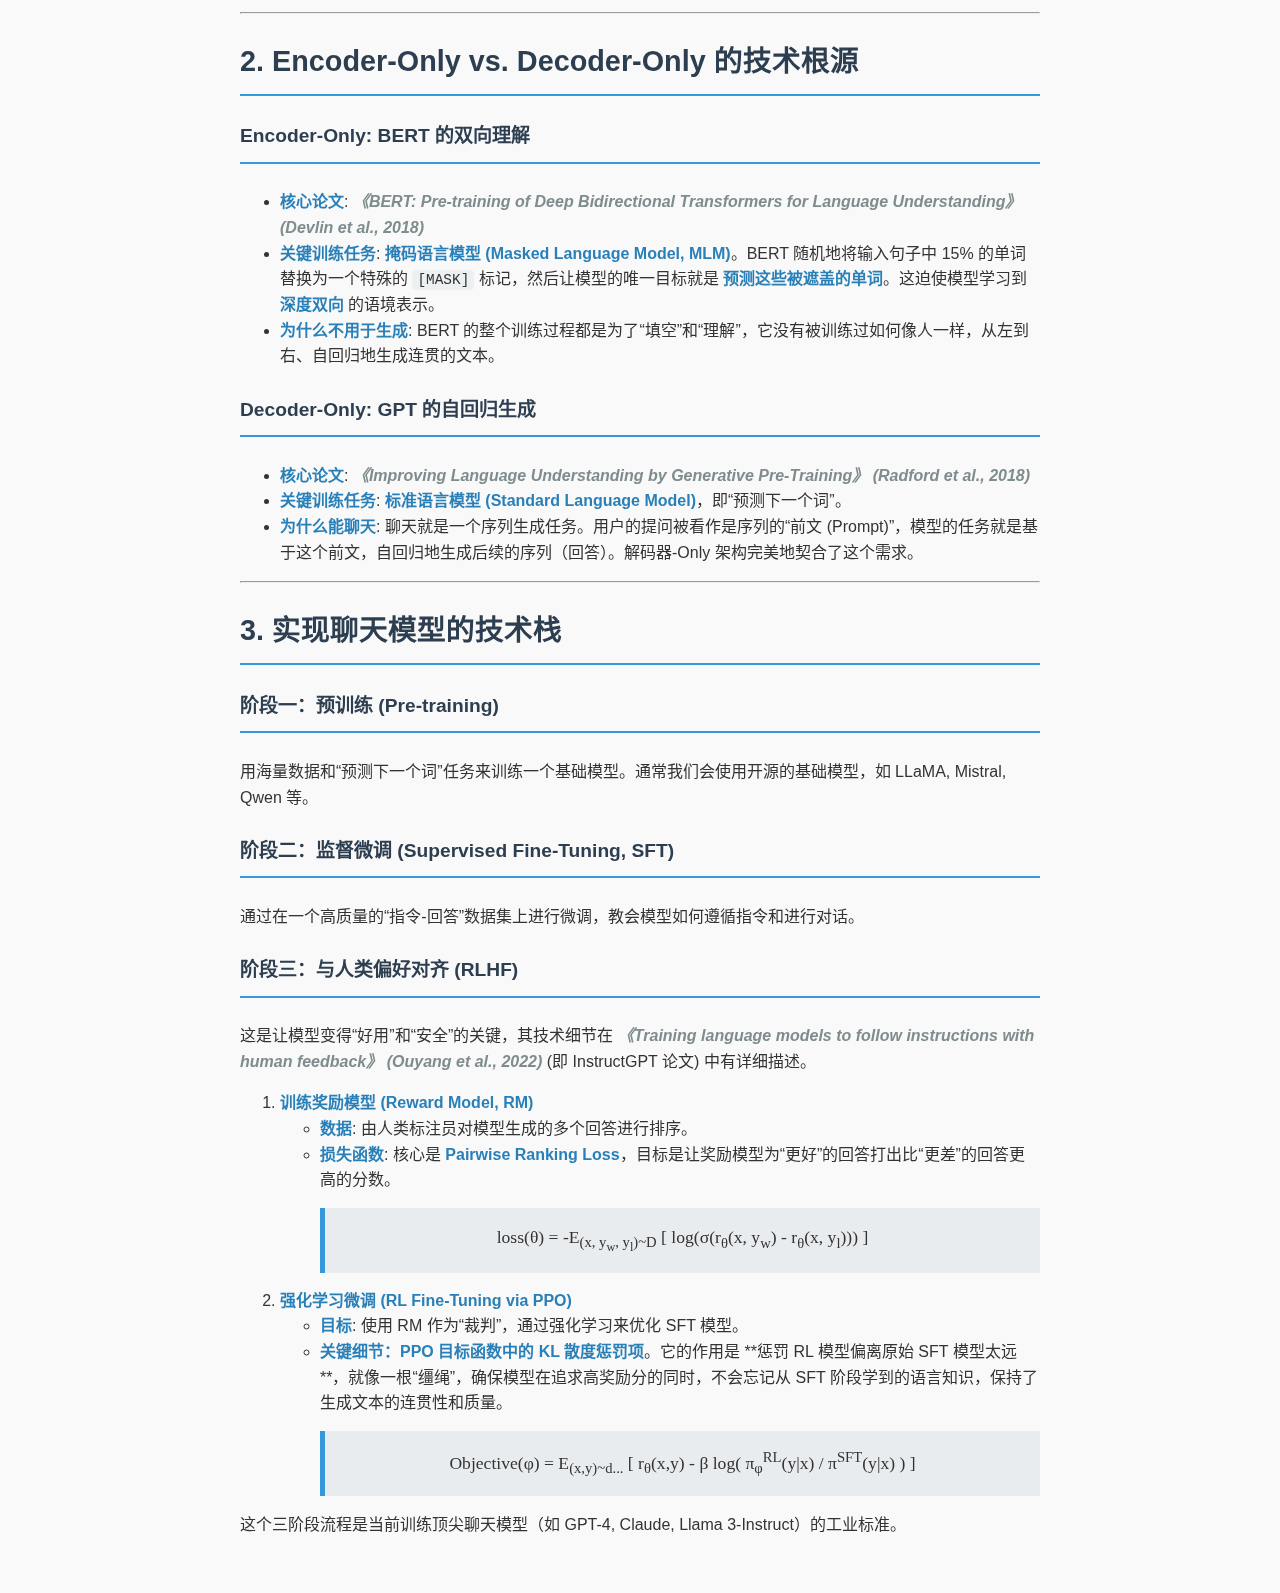
<file: transformer_explanation.html>
<!DOCTYPE html>
<html lang="zh-CN">
<head>
    <meta charset="UTF-8">
    <meta name="viewport" content="width=device-width, initial-scale=1.0">
    <title>Transformer 技术深度解析</title>
    <style>
        body {
            font-family: -apple-system, BlinkMacSystemFont, "Segoe UI", Roboto, "Helvetica Neue", Arial, sans-serif;
            line-height: 1.6;
            color: #333;
            max-width: 800px;
            margin: 20px auto;
            padding: 20px;
            background-color: #f9f9f9;
        }
        h1, h2, h3, h4 {
            color: #2c3e50;
            border-bottom: 2px solid #3498db;
            padding-bottom: 10px;
        }
        h1 { font-size: 2.2em; }
        h2 { font-size: 1.8em; }
        h3 { font-size: 1.5em; }
        h4 { font-size: 1.2em; }
        code {
            font-family: "SFMono-Regular", Consolas, "Liberation Mono", Menlo, Courier, monospace;
            background-color: #ecf0f1;
            padding: 2px 5px;
            border-radius: 4px;
            font-size: 0.9em;
        }
        pre {
            background-color: #2c3e50;
            color: #ecf0f1;
            padding: 15px;
            border-radius: 5px;
            overflow-x: auto;
        }
        pre code {
            background-color: transparent;
            padding: 0;
            font-size: 0.9em;
        }
        strong {
            color: #2980b9;
        }
        .paper-ref {
            font-style: italic;
            color: #7f8c8d;
        }
        .formula {
            background-color: #e9ecef;
            padding: 15px;
            margin: 15px 0;
            border-left: 5px solid #3498db;
            font-family: "Times New Roman", Times, serif;
            font-size: 1.1em;
            overflow-x: auto;
            text-align: center;
        }
    </style>
</head>
<body>

    <h1>Transformer 技术深度解析</h1>

    <p>你说得对，哥。我之前的回答确实太宏观了。对于想深入了解技术细节的人来说，那样的解释是远远不够的。非常感谢你的指正，让我们深入到技术、论文和代码的层面，把这些问题彻底讲清楚。</p>

    <hr>

    <h2>1. Transformer 架构的深层细节</h2>
    <p>我们直接剖析原始论文 <strong class="paper-ref">《Attention Is All You Need》 (Vaswani et al., 2017)</strong> 中的核心组件。</p>

    <h4>1.1 输入处理：词嵌入（Embeddings）与位置编码（Positional Encoding）</h4>
    <p>计算机不认识文字，只认识数字。所以第一步是把每个词（Token）转换成一个固定长度的向量，这叫 <strong>词嵌入</strong>。但仅有词嵌入是不够的。</p>
    <p>Transformer 抛弃了 RNN 的顺序结构，实现了并行计算，但也因此丢失了单词的位置信息。没有位置信息，“你打我”和“我打你”在模型看来可能是一样的。为了解决这个问题，论文引入了 <strong>位置编码（Positional Encoding）</strong>。</p>
    <p>这是一种非常巧妙的设计，它为每个位置创建一个独特的向量，然后将其 <strong>加到</strong> 对应位置的词嵌入向量上。这样，模型不仅知道了每个词的含义，也知道了它在句子中的位置。</p>
    <p><strong>技术细节</strong>：论文中使用了 <code>sin</code> 和 <code>cos</code> 函数来生成位置编码，公式如下：</p>
    <div class="formula">
        PE<sub>(pos, 2i)</sub> = sin(pos / 10000<sup>2i/d<sub>model</sub></sup>)<br>
        PE<sub>(pos, 2i+1)</sub> = cos(pos / 10000<sup>2i/d<sub>model</sub></sup>)
    </div>
    <p>其中 <code>pos</code> 是单词的位置，<code>i</code> 是向量的维度索引，<code>d_model</code> 是嵌入向量的总维度。这种设计的好处是，每个位置的编码是唯一的，并且模型可以很容易地学习到单词之间的相对位置关系。</p>
    
    <h4>【代码概念】</h4>
<pre><code>import numpy as np

def get_positional_encoding(max_seq_len, d_model):
    # 创建一个 (max_seq_len, d_model) 的零矩阵
    pe = np.zeros((max_seq_len, d_model))
    # 创建位置信息 [0, 1, ..., max_seq_len-1]
    position = np.arange(0, max_seq_len, dtype=np.float32).reshape(-1, 1)
    # 计算分母部分
    div_term = np.exp(np.arange(0, d_model, 2, dtype=np.float32) * -(np.log(10000.0) / d_model))
    
    # 计算偶数维度的 sin 值
    pe[:, 0::2] = np.sin(position * div_term)
    # 计算奇数维度的 cos 值
    pe[:, 1::2] = np.cos(position * div_term)
    
    return pe
</code></pre>

    <h4>1.2 核心：缩放点积注意力（Scaled Dot-Product Attention）</h4>
    <p>这是 Transformer 的灵魂。其公式为：</p>
    <div class="formula">
        Attention(Q, K, V) = softmax( (QK<sup>T</sup>) / &radic;d<sub>k</sub> ) V
    </div>
    <ul>
        <li><strong>Q (Query), K (Key), V (Value)</strong>：这三个向量是注意力的核心。它们都是由同一个输入向量（词嵌入+位置编码）经过不同的线性变换（乘以不同的权重矩阵 W<sub>Q</sub>, W<sub>K</sub>, W<sub>V</sub>）得到的。</li>
        <li><strong>计算过程</strong>：
            <ol>
                <li><strong>计算得分 (Score)</strong>：用当前单词的 Q 向量去和所有单词的 K 向量做点积（QK<sup>T</sup>）。</li>
                <li><strong>缩放 (Scale)</strong>：将得分除以 &radic;d<sub>k</sub>。<strong>这是一个关键细节</strong>，可以防止梯度消失。</li>
                <li><strong>归一化 (Softmax)</strong>：对缩放后的得分应用 softmax，得到“注意力权重”。</li>
                <li><strong>加权求和</strong>：用注意力权重去乘以所有单词的 V 向量，然后求和。</li>
            </ol>
        </li>
    </ul>

    <h4>1.3 多头注意力（Multi-Head Attention）</h4>
    <p><strong>多头注意力</strong> 允许模型在不同的“表示子空间”中共同关注信息。</p>
    <ul>
        <li><strong>工作原理</strong>：它不是进行一次昂贵的单次注意力计算，而是将 Q, K, V 分别线性投影 <code>h</code> 次（<code>h</code> 是头的数量），得到 <code>h</code> 组低维度的 Q, K, V。然后，这 <code>h</code> 组 Q, K, V 并行地进行缩放点积注意力计算。最后，将 <code>h</code> 个输出结果拼接起来，再进行一次线性变换，得到最终的输出。</li>
        <li><strong>好处</strong>：就像让 <code>h</code> 个不同的人分头去阅读同一句话，每个人关注的重点不同，最后把他们的见解汇总起来，得到一个更全面的理解。</li>
    </ul>

    <h4>【代码概念 - PyTorch】</h4>
<pre><code>import torch.nn as nn
import torch
import math

class MultiHeadAttention(nn.Module):
    def __init__(self, d_model, num_heads):
        super(MultiHeadAttention, self).__init__()
        self.num_heads = num_heads
        self.d_model = d_model
        self.depth = d_model // num_heads
        
        self.wq = nn.Linear(d_model, d_model)
        self.wk = nn.Linear(d_model, d_model)
        self.wv = nn.Linear(d_model, d_model)
        
        self.dense = nn.Linear(d_model, d_model)
        
    def forward(self, q, k, v, mask, batch_size):
        # 1. 线性变换并切分头
        q = self.wq(q).view(batch_size, -1, self.num_heads, self.depth).transpose(1, 2)
        k = self.wk(k).view(batch_size, -1, self.num_heads, self.depth).transpose(1, 2)
        v = self.wv(v).view(batch_size, -1, self.num_heads, self.depth).transpose(1, 2)
        
        # 2. 缩放点积注意力
        scores = torch.matmul(q, k.transpose(-2, -1)) / math.sqrt(self.depth)
        
        # (masking)
        
        attention_weights = nn.functional.softmax(scores, dim=-1)
        
        output = torch.matmul(attention_weights, v)
        
        # 3. 拼接头并进行最终线性变换
        output = output.transpose(1, 2).contiguous().view(batch_size, -1, self.d_model)
        output = self.dense(output)
        
        return output
</code></pre>

    <h4>1.4 其他组件</h4>
    <ul>
        <li><strong>残差连接 (Residual Connection) 与层归一化 (Layer Normalization)</strong>：每个子层都采用了 <code>Add & Norm</code> 结构，极大地缓解了深度网络中的梯度消失问题。</li>
        <li><strong>前馈网络 (Feed-Forward Network)</strong>：在注意力层之后，每个位置的输出都会通过一个独立的前馈网络，增加了模型的非线性能力。</li>
    </ul>

    <hr>

    <h2>2. Encoder-Only vs. Decoder-Only 的技术根源</h2>

    <h4>Encoder-Only: BERT 的双向理解</h4>
    <ul>
        <li><strong>核心论文</strong>: <strong class="paper-ref">《BERT: Pre-training of Deep Bidirectional Transformers for Language Understanding》 (Devlin et al., 2018)</strong></li>
        <li><strong>关键训练任务</strong>: <strong>掩码语言模型 (Masked Language Model, MLM)</strong>。BERT 随机地将输入句子中 15% 的单词替换为一个特殊的 <code>[MASK]</code> 标记，然后让模型的唯一目标就是 <strong>预测这些被遮盖的单词</strong>。这迫使模型学习到 <strong>深度双向</strong> 的语境表示。</li>
        <li><strong>为什么不用于生成</strong>: BERT 的整个训练过程都是为了“填空”和“理解”，它没有被训练过如何像人一样，从左到右、自回归地生成连贯的文本。</li>
    </ul>

    <h4>Decoder-Only: GPT 的自回归生成</h4>
    <ul>
        <li><strong>核心论文</strong>: <strong class="paper-ref">《Improving Language Understanding by Generative Pre-Training》 (Radford et al., 2018)</strong></li>
        <li><strong>关键训练任务</strong>: <strong>标准语言模型 (Standard Language Model)</strong>，即“预测下一个词”。</li>
        <li><strong>为什么能聊天</strong>: 聊天就是一个序列生成任务。用户的提问被看作是序列的“前文 (Prompt)”，模型的任务就是基于这个前文，自回归地生成后续的序列（回答）。解码器-Only 架构完美地契合了这个需求。</li>
    </ul>

    <hr>

    <h2>3. 实现聊天模型的技术栈</h2>

    <h4>阶段一：预训练 (Pre-training)</h4>
    <p>用海量数据和“预测下一个词”任务来训练一个基础模型。通常我们会使用开源的基础模型，如 LLaMA, Mistral, Qwen 等。</p>

    <h4>阶段二：监督微调 (Supervised Fine-Tuning, SFT)</h4>
    <p>通过在一个高质量的“指令-回答”数据集上进行微调，教会模型如何遵循指令和进行对话。</p>

    <h4>阶段三：与人类偏好对齐 (RLHF)</h4>
    <p>这是让模型变得“好用”和“安全”的关键，其技术细节在 <strong class="paper-ref">《Training language models to follow instructions with human feedback》 (Ouyang et al., 2022)</strong> (即 InstructGPT 论文) 中有详细描述。</p>
    <ol>
        <li><strong>训练奖励模型 (Reward Model, RM)</strong>
            <ul>
                <li><strong>数据</strong>: 由人类标注员对模型生成的多个回答进行排序。</li>
                <li><strong>损失函数</strong>: 核心是 <strong>Pairwise Ranking Loss</strong>，目标是让奖励模型为“更好”的回答打出比“更差”的回答更高的分数。</li>
                <div class="formula">loss(&theta;) = -E<sub>(x, y<sub>w</sub>, y<sub>l</sub>)~D</sub> [ log(&sigma;(r<sub>&theta;</sub>(x, y<sub>w</sub>) - r<sub>&theta;</sub>(x, y<sub>l</sub>))) ]</div>
            </ul>
        </li>
        <li><strong>强化学习微调 (RL Fine-Tuning via PPO)</strong>
            <ul>
                <li><strong>目标</strong>: 使用 RM 作为“裁判”，通过强化学习来优化 SFT 模型。</li>
                <li><strong>关键细节：PPO 目标函数中的 KL 散度惩罚项</strong>。它的作用是 **惩罚 RL 模型偏离原始 SFT 模型太远**，就像一根“缰绳”，确保模型在追求高奖励分的同时，不会忘记从 SFT 阶段学到的语言知识，保持了生成文本的连贯性和质量。</li>
                <div class="formula">Objective(&phi;) = E<sub>(x,y)~d...</sub> [ r<sub>&theta;</sub>(x,y) - &beta; log( &pi;<sub>&phi;</sub><sup>RL</sup>(y|x) / &pi;<sup>SFT</sup>(y|x) ) ]</div>
            </ul>
        </li>
    </ol>
    <p>这个三阶段流程是当前训练顶尖聊天模型（如 GPT-4, Claude, Llama 3-Instruct）的工业标准。</p>

</body>
</html>
</file>
<file: projects/style.css>
:root {
    --background-color: #121212;
    --surface-color: #1e1e1e;
    --primary-text-color: #e0e0e0;
    --secondary-text-color: #a0a0a0;
    --accent-color: #00c6ff;
    --card-bg-color: #2a2a2a;
    --card-border-color: #444;
    --card-shadow-color: rgba(0, 0, 0, 0.5);
}

body {
    margin: 0;
    font-family: 'Inter', 'Noto Sans SC', sans-serif;
    background-color: var(--background-color);
    color: var(--primary-text-color);
}

.container {
    max-width: 1200px;
    margin: 40px auto;
    padding: 20px;
}

header {
    text-align: center;
    margin-bottom: 40px;
}

header h1 {
    font-family: 'Orbitron', sans-serif;
    font-size: 3rem;
    margin: 0;
    letter-spacing: 2px;
}

header p {
    font-size: 1.2rem;
    color: var(--secondary-text-color);
    margin-bottom: 0;
}

header p.lang-zh {
    font-size: 1rem;
    margin-top: 5px;
}

.gallery-grid {
    display: grid;
    grid-template-columns: repeat(auto-fill, minmax(300px, 1fr));
    gap: 30px;
}

.card {
    background-color: var(--card-bg-color);
    border: 1px solid var(--card-border-color);
    border-radius: 15px;
    overflow: hidden;
    text-decoration: none;
    color: var(--primary-text-color);
    display: flex;
    flex-direction: column;
    box-shadow: 0 5px 15px var(--card-shadow-color);
    transition: transform 0.3s ease, box-shadow 0.3s ease;
}

.card:hover {
    transform: translateY(-10px);
    box-shadow: 0 15px 30px var(--card-shadow-color);
}

.card img {
    width: 100%;
    height: 200px;
    object-fit: cover; /* Ensures the image covers the area, might crop */
    border-bottom: 1px solid var(--card-border-color);
    background-color: #111; /* Placeholder color if image is missing */
}

.card-content {
    padding: 20px;
    display: flex;
    flex-direction: column;
    flex-grow: 1;
}

.card-content h3 {
    margin-top: 0;
    margin-bottom: 10px;
    font-size: 1.5rem;
}

.card-content p {
    margin: 0;
    font-size: 1rem;
    color: var(--secondary-text-color);
    flex-grow: 1;
}

.card-content p.lang-zh {
    font-size: 0.9rem;
    margin-top: 10px;
    flex-grow: 0; /* Do not let Chinese description push English one up */
}
</file>
<file: projects/DigitalKalimba/style.css>
body {
    margin: 0;
    /* Ensure body fills the entire viewport */
    width: 100vw;
    height: 100vh;
    overflow: hidden;
    display: flex;
    flex-direction: column;
    justify-content: center;
    align-items: center;
    background-color: #282c34; /* Dark background for elegance */
    font-family: 'Inter', sans-serif;
    color: #e0e0e0;
    user-select: none;
    -webkit-user-select: none;
    -moz-user-select: none;
    -ms-user-select: none;
}

#kalimba-container {
    position: relative;
    /* Make container responsive to viewport size */
    width: 80vmin; /* 80% of viewport min dimension */
    height: 120vmin; /* Taller aspect ratio */
    max-width: 400px; /* Max width for larger screens */
    max-height: 600px; /* Max height for larger screens */
    display: flex;
    flex-direction: column;
    align-items: center;
    justify-content: flex-end; /* Tines at the top of the body */
    margin-bottom: 20px;
    transform: none; /* Remove initial scaling */
}

#kalimba-body {
    position: absolute;
    bottom: 0;
    width: 100%;
    height: 80%;
    background-color: #6a4a3a; /* Warm wood color */
    border-radius: 50% / 60% 60% 10% 10%; /* Kalimba body shape */
    box-shadow: inset 0 -10px 20px rgba(0,0,0,0.3), 0 10px 20px rgba(0,0,0,0.5);
    border: 2px solid #4a3226;
}

#tines-container {
    position: absolute;
    top: 10%; /* Position tines above the body */
    width: 90%;
    height: 80%;
    display: flex;
    justify-content: center;
    align-items: flex-start;
    gap: 2px; /* Small gap between tines */
    padding-top: 20px;
    box-sizing: border-box;
}

.tine {
    /* Tine width and height will be set by JS, but ensure base styling is good */
    background-color: #c0c0c0; /* Silver color */
    border-radius: 2px 2px 10px 10px;
    border: 1px solid #a0a0a0;
    box-shadow: inset 0 2px 5px rgba(255,255,255,0.3), 0 2px 3px rgba(0,0,0,0.5);
    position: relative;
    transform-origin: bottom center;
    transition: transform 0.05s ease-out, background-color 0.05s ease-out;
    cursor: pointer;
}

.tine.active {
    background-color: #ffd700; /* Gold color when active */
    transform: translateY(-5px) scaleY(0.95); /* Visual feedback on pluck */
}

#instructions {
    text-align: center;
    margin-top: 20px;
    font-size: 1em;
    color: #b0b0b0;
}

/* No need for specific media queries if using vmin/vmax for scaling */
</file>
<file: projects/DigitalOtamatone/style.css>
body {
    margin: 0;
    overflow: hidden;
    display: flex;
    flex-direction: column;
    justify-content: center;
    align-items: center;
    min-height: 100vh;
    background-color: #f0f0f0;
    font-family: sans-serif;
    user-select: none; /* Prevent text selection on touch devices */
    -webkit-user-select: none;
    -moz-user-select: none;
    -ms-user-select: none;
}

#otamatone {
    position: relative;
    width: 120px; /* Base width, will scale */
    height: 450px; /* Base height, will scale */
    display: flex;
    flex-direction: column-reverse; /* Head at bottom */
    align-items: center;
    margin-bottom: 20px;
    transform: rotate(180deg); /* Rotate to make it look like a note */
}

#head {
    width: 100%;
    height: 180px;
    background-color: white; /* Changed from pink to white */
    border-radius: 50% 50% 50% 50%; /* Fully rounded head */
    position: relative;
    display: flex;
    justify-content: center;
    align-items: center;
    border: 2px solid #333;
    box-sizing: border-box;
    z-index: 2; /* Ensure head is above stem visually */
}

#mouth {
    width: 60%;
    height: 40%;
    background-color: #333;
    border-radius: 0 0 50% 50%;
    position: absolute;
    bottom: 20%;
    transform: scaleY(0.5); /* Closed mouth */
    transform-origin: bottom;
    transition: transform 0.1s ease-out;
}

#head.open #mouth {
    transform: scaleY(1); /* Open mouth */
}

#stem {
    width: 60px; /* Narrower stem */
    flex-grow: 1;
    background-color: white; /* Changed from pink to white */
    border-radius: 30px 30px 0 0; /* Rounded top, flat bottom */
    border: 2px solid #333;
    border-bottom: none;
    box-sizing: border-box;
    margin-bottom: -2px; /* Overlap with head border */
    z-index: 1;
}

#instructions {
    text-align: center;
    color: #555;
    font-size: 0.9em;
    /* Removed transform: rotate(180deg); */
}

/* Responsive adjustments */
@media (max-width: 600px) {
    #otamatone {
        width: 100px;
        height: 380px;
    }
    #stem {
        width: 50px;
    }
    #head {
        height: 150px;
    }
    #instructions {
        font-size: 0.8em;
    }
}

@media (max-height: 600px) {
    #otamatone {
        height: 300px;
        width: 80px;
    }
    #stem {
        width: 40px;
    }
    #head {
        height: 120px;
    }
    #instructions {
        font-size: 0.7em;
    }
}
</file>
<file: projects/PhysicsSandbox/style.css>
/* --- Basic Setup --- */
html, body {
    height: 100%;
    margin: 0;
    overflow: hidden;
    background-color: #222;
    font-family: 'Segoe UI', Tahoma, Geneva, Verdana, sans-serif;
}

body {
    display: flex;
    flex-direction: column;
}

/* --- Toolbar --- */
#toolbar {
    flex-shrink: 0;
    background-color: #333;
    padding: 10px;
    text-align: center;
    border-bottom: 2px solid #555;
    box-shadow: 0 2px 10px rgba(0,0,0,0.5);
    z-index: 10;
}

#toolbar button {
    background-color: #555;
    color: #fff;
    border: 2px solid #777;
    padding: 8px 15px;
    margin: 0 5px;
    cursor: pointer;
    font-size: 1em;
    border-radius: 5px;
    transition: background-color 0.2s, border-color 0.2s;
}

#toolbar button:hover {
    background-color: #666;
    border-color: #999;
}

#toolbar button.active {
    background-color: #007bff;
    border-color: #0056b3;
    color: #fff;
}

#clear-button {
    background-color: #c82333;
    border-color: #a51c29;
}
#clear-button:hover {
    background-color: #e32d3f;
    border-color: #c82333;
}

/* --- Game Container & Canvas --- */
#game-container {
    flex-grow: 1;
    position: relative; 
    min-height: 0;
}

canvas {
    display: block;
    width: 100%;
    height: 100%;
    background-color: #f0f0f0;
}

/* --- Property Panel --- */
#property-panel {
    position: absolute;
    top: 70px; /* Lowered to avoid toolbar */
    right: 15px;
    width: 240px;
    background: rgba(40, 40, 40, 0.9);
    color: #fff;
    border-radius: 8px;
    box-shadow: 0 4px 15px rgba(0,0,0,0.4);
    backdrop-filter: blur(8px);
    border: 1px solid #555;
    z-index: 20;
    overflow: hidden;
    transition: width 0.3s ease-in-out, height 0.3s ease-in-out;
}

#panel-header {
    background-color: #333;
    padding: 10px;
    font-weight: bold;
    text-align: center;
    cursor: pointer;
}

#panel-content {
    padding: 15px;
    transition: opacity 0.2s ease-in-out;
}

#property-panel.collapsed {
    width: 100px;
    height: 42px;
}

#property-panel.collapsed #panel-content {
    opacity: 0;
    pointer-events: none;
}

.property {
    display: flex;
    justify-content: space-between;
    align-items: center;
    margin-top: 10px;
    padding: 10px 0;
    border-top: 1px solid #444;
}

.property label {
    font-size: 0.9em;
}

/* Custom Switch (Checkbox) */
.switch {
    position: relative;
    display: inline-block;
    width: 50px;
    height: 28px;
}

.switch input { 
    opacity: 0;
    width: 0;
    height: 0;
}

.slider {
    position: absolute;
    cursor: pointer;
    top: 0;
    left: 0;
    right: 0;
    bottom: 0;
    background-color: #ccc;
    transition: .4s;
    border-radius: 28px;
}

.slider:before {
    position: absolute;
    content: "";
    height: 20px;
    width: 20px;
    left: 4px;
    bottom: 4px;
    background-color: white;
    transition: .4s;
    border-radius: 50%;
}

input:checked + .slider {
    background-color: #28a745;
}

input:checked + .slider:before {
    transform: translateX(22px);
}
</file>
<file: projects/PitchJumper/style.css>
body {
    display: flex;
    justify-content: center;
    align-items: center;
    height: 100vh;
    background-color: #333;
    color: #fff;
    font-family: 'Press Start 2P', cursive;
    margin: 0;
    overflow: hidden; /* Prevent scrollbars */
}

#game-container {
    display: flex;
    align-items: center;
    gap: 30px;
    border: 5px solid #555;
    background-color: #111;
    padding: 20px;
    box-shadow: 0 0 20px rgba(0,0,0,0.5);
}

#game-canvas {
    background-color: #87CEEB; /* Sky Blue */
    border: 2px solid #fff;
}

#ui-panel {
    display: flex;
    flex-direction: column;
    justify-content: space-between;
    width: 300px;
    height: 640px; /* Match canvas height */
    text-align: center;
}

h1 {
    color: #ff4500;
    text-shadow: 2px 2px #000;
    font-size: 1.8em;
    margin-bottom: 20px;
}

#instructions {
    border: 2px dashed #fff;
    padding: 20px;
    background: rgba(0, 0, 0, 0.3);
}

#instructions p {
    margin: 10px 0;
}

#debug-info {
    border-top: 3px solid #555;
    padding-top: 20px;
}

#debug-info p {
    font-size: 1.2em;
    margin: 10px;
}
</file>
<file: projects/RetroTetris/style.css>
/* --- Base Styles & Fonts --- */
body {
    background-color: #0a0a0a;
    color: #f0f0f0;
    font-family: 'Press Start 2P', cursive;
    display: flex;
    justify-content: center;
    align-items: center;
    height: 100vh;
    margin: 0;
    overflow: hidden;
}

h2, h3 {
    color: #00ffff; /* Cyan */
    text-shadow: 2px 2px #ff00ff; /* Magenta */
    margin-bottom: 10px;
    font-size: 1.2em;
}

p {
    font-size: 1em;
    color: #ffffff;
    margin: 4px 0;
}

/* --- Game Layout --- */
#game-container {
    display: flex;
    gap: 30px;
    padding: 20px;
    border: 4px solid #333;
    background: rgba(20, 20, 20, 0.8);
    box-shadow: 0 0 20px rgba(0, 255, 255, 0.3), inset 0 0 15px rgba(255, 0, 255, 0.2);
    border-radius: 15px;
    position: relative;
    z-index: 1;
}

#game-canvas {
    border: 2px solid #00ffff;
    background-color: #000;
    box-shadow: inset 0 0 10px #000000;
}

#side-panel {
    display: flex;
    flex-direction: column;
    width: 200px;
}

.info-box, .controls-box {
    border: 2px solid #ff00ff;
    padding: 15px;
    margin-bottom: 20px;
    text-align: center;
    background: #111;
}

.info-box h2 {
    margin-top: 0;
}

.info-box p {
    font-size: 1.5em;
    color: #ffff00; /* Yellow */
}

#next-canvas {
    background-color: #000;
    border: 1px solid #555;
}

.controls-box p {
    font-size: 0.7em;
    line-height: 1.5;
    color: #ccc;
    text-align: left;
    padding-left: 10px;
}

/* --- CRT Effect --- */
.crt-effect {
    position: fixed;
    top: 0;
    left: 0;
    width: 100%;
    height: 100%;
    pointer-events: none;
    z-index: 2;
    background:
        repeating-linear-gradient(
            0deg,
            rgba(0, 0, 0, 0.2) 0px,
            rgba(0, 0, 0, 0.2) 1px,
            transparent 1px,
            transparent 3px
        );
}

.crt-effect::before {
    content: ' ';
    display: block;
    position: absolute;
    top: 0;
    left: 0;
    bottom: 0;
    right: 0;
    background: linear-gradient(rgba(18, 16, 16, 0) 50%, rgba(0, 0, 0, 0.25) 50%), linear-gradient(90deg, rgba(255, 0, 0, 0.06), rgba(0, 255, 0, 0.02), rgba(0, 0, 255, 0.06));
    z-index: 2;
    background-size: 100% 2px, 3px 100%;
    pointer-events: none;
}

.crt-effect::after {
    content: ' ';
    display: block;
    position: absolute;
    top: 0;
    left: 0;
    bottom: 0;
    right: 0;
    background: rgba(18, 16, 16, 0.1);
    opacity: 0;
    z-index: 2;
    pointer-events: none;
    animation: flicker 0.15s infinite;
}

@keyframes flicker {
    0% { opacity: 0.2; }
    20% { opacity: 0.8; }
    40% { opacity: 0.3; }
    60% { opacity: 0.9; }
    80% { opacity: 0.2; }
    100% { opacity: 0.5; }
}
</file>
<file: projects/WebSynth/style.css>
:root {
    --bg-color: #282c34;
    --primary-panel-color: #3a4049;
    --secondary-panel-color: #40454f;
    --tertiary-panel-color: #2c313a;
    --border-color: #4f5864;
    --text-color: #abb2bf;
    --accent-color: #61afef;
    --accent-color-active: #c678dd;
    --slider-track-color: #21252b;
    --slider-thumb-color: var(--accent-color);
}

* {
    box-sizing: border-box;
}

body {
    font-family: -apple-system, BlinkMacSystemFont, 'Segoe UI', Roboto, Helvetica, Arial, sans-serif;
    background-color: var(--bg-color);
    color: var(--text-color);
    margin: 0;
    padding: 1em;
    display: flex;
    justify-content: center;
    align-items: center;
    min-height: 100vh;
}

.synth-container {
    display: grid;
    grid-template-rows: auto 1fr auto;
    grid-template-columns: 1fr;
    gap: 0.5em; /* Reduced */
    background-color: var(--primary-panel-color);
    border: 1px solid var(--border-color);
    border-radius: 10px;
    padding: 0.5em; /* Reduced */
    box-shadow: 0 4px 12px rgba(0,0,0,0.4);
    width: 100%;
    max-width: 1200px;
}

#oscilloscope {
    background-color: #000;
    border: 1px solid var(--border-color);
    border-radius: 5px;
    width: 100%;
    height: 120px; /* Reduced */
}

.main-controls {
    display: grid;
    grid-template-columns: 1fr 3fr;
    gap: 0.5em; /* Reduced */
}

.global-controls, .oscillator {
    background-color: var(--secondary-panel-color);
    padding: 0.5em; /* Reduced */
    border-radius: 5px;
    display: flex;
    flex-direction: column;
    gap: 0.5em; /* Reduced */
}

.oscillators-container {
    display: grid;
    grid-template-columns: repeat(3, 1fr);
    gap: 0.5em; /* Reduced */
}

h2, h3 {
    margin-top: 0;
    font-weight: 400;
    border-bottom: 1px solid var(--border-color);
    padding-bottom: 0.25em; /* Reduced */
    margin-bottom: 0.5em; /* Reduced */
    text-align: center;
    width: 100%;
}

.control-group, .slider-wrapper {
    width: 100%;
}

.control-group {
    text-align: center;
}

.slider-wrapper {
    position: relative;
    padding-top: 1em;
    margin-bottom: 0.5em; /* Reduced */
}

.slider-wrapper label {
    font-size: 0.8em; /* Reduced */
    position: absolute;
    top: 0;
    left: 0;
}

.slider-value {
    position: absolute;
    top: 0;
    right: 0;
    font-size: 0.7em; /* Reduced */
    background-color: #111;
    padding: 1px 4px; /* Reduced */
    border-radius: 3px;
}

/* --- Horizontal Slider Styles --- */
input[type="range"] {
    -webkit-appearance: none;
    appearance: none;
    width: 100%;
    height: 18px; /* Reduced */
    background: transparent;
    outline: none;
    cursor: pointer;
}

input[type="range"]::-webkit-slider-runnable-track {
    width: 100%;
    height: 4px;
    background: var(--slider-track-color);
    border-radius: 2px;
    border: 1px solid #111;
}

input[type="range"]::-webkit-slider-thumb {
    -webkit-appearance: none;
    appearance: none;
    margin-top: -7px; /* Recalculated */
    width: 14px; /* Reduced */
    height: 18px; /* Reduced */
    background: var(--slider-thumb-color);
    border-radius: 3px;
    border: 1px solid #111;
}

input[type="range"]::-moz-range-track {
    width: 100%;
    height: 4px;
    background: var(--slider-track-color);
    border-radius: 2px;
    border: 1px solid #111;
}

input[type="range"]::-moz-range-thumb {
    width: 14px; /* Reduced */
    height: 18px; /* Reduced */
    background: var(--slider-thumb-color);
    border-radius: 3px;
    border: 1px solid #111;
}

/* Ticks */
.slider-wrapper::after {
    content: '';
    position: absolute;
    top: 18px; /* Adjusted */
    left: 0;
    width: 100%;
    height: 4px; /* Reduced */
    background-image: repeating-linear-gradient(to right, 
        var(--text-color) 0, var(--text-color) 1px, 
        transparent 1px, transparent 25%);
    pointer-events: none;
    opacity: 0.5;
}


select {
    width: 100%;
    padding: 6px; /* Reduced */
    background-color: var(--tertiary-panel-color);
    color: var(--text-color);
    border: 1px solid var(--border-color);
    border-radius: 4px;
}

.keyboard-container {
    display: flex;
    justify-content: center;
    padding: 0.5em 0; /* Reduced */
    background: var(--tertiary-panel-color);
    border-radius: 5px;
}

.key {
    border: 1px solid #000;
    box-sizing: border-box;
    cursor: pointer;
    transition: background-color 0.1s;
}

.key.active {
    background-color: var(--accent-color-active);
}

.white {
    width: 40px; /* Reduced */
    height: 160px; /* Reduced */
    background-color: #abb2bf;
    z-index: 1;
}

.black {
    width: 24px; /* Reduced */
    height: 100px; /* Reduced */
    background-color: #3a4049;
    z-index: 2;
    margin-left: -12px; /* Recalculated */
    margin-right: -12px; /* Recalculated */
}

/* Responsive Design */
@media (max-width: 900px) {
    .main-controls {
        grid-template-columns: 1fr;
    }
    .oscillators-container {
        grid-template-columns: 1fr;
    }
}

@media (max-width: 600px) {
    body { padding: 0.5em; }
    .synth-container { padding: 0.5em; }
    .main-controls { gap: 0.5em; }
    .global-controls, .oscillator { padding: 0.5em; }
    .white { width: 35px; height: 150px; }
    .black { width: 22px; height: 90px; margin-left: -11px; margin-right: -11px; }
}
</file>
<file: projects/YearProgress/style.css>
:root {
    --background-color: #121212;
    --surface-color: #1e1e1e;
    --primary-text-color: #e0e0e0;
    --secondary-text-color: #a0a0a0;
    --accent-color-1: #00c6ff;
    --accent-color-2: #0072ff;
    --ring-bg-color: #333;
}

body {
    margin: 0;
    font-family: 'Inter', sans-serif;
    background-color: var(--background-color);
    color: var(--primary-text-color);
    display: flex;
    justify-content: center;
    align-items: center;
    min-height: 100vh;
    text-align: center;
}

.container {
    background-color: var(--surface-color);
    border-radius: 20px;
    padding: 40px;
    box-shadow: 0 10px 30px rgba(0, 0, 0, 0.3);
    border: 1px solid #2a2a2a;
    width: 90%;
    max-width: 500px;
}

.header h1 {
    margin: 0;
    font-family: 'Orbitron', sans-serif;
    font-size: 2rem;
    letter-spacing: 2px;
}

.header p {
    margin: 5px 0 30px;
    font-size: 1.2rem;
    color: var(--secondary-text-color);
}

.progress-container {
    position: relative;
    margin-bottom: 30px;
    display: inline-block;
}

.progress-ring {
    transform: rotate(-90deg);
}

.progress-ring__background {
    stroke: var(--ring-bg-color);
}

.progress-ring__bar {
    stroke: url(#progress-gradient);
    stroke-linecap: round;
    transition: stroke-dashoffset 1s ease-out;
}

.progress-text {
    position: absolute;
    top: 50%;
    left: 50%;
    transform: translate(-50%, -50%);
}

.progress-text h2 {
    margin: 0;
    font-size: 3.5rem;
    font-family: 'Orbitron', sans-serif;
}

.progress-text p {
    margin: 0;
    font-size: 1rem;
    color: var(--secondary-text-color);
}

.footer {
    display: flex;
    justify-content: space-around;
    border-top: 1px solid #2a2a2a;
    padding-top: 20px;
}

.info-box h3 {
    margin: 0 0 5px;
    font-size: 1rem;
    color: var(--secondary-text-color);
}

.info-box p {
    margin: 0;
    font-size: 1.5rem;
    font-weight: bold;
}

/* Gradient for the progress bar */
.hidden-defs {
    position: absolute;
    width: 0;
    height: 0;
    pointer-events: none;
    visibility: hidden;
}

/* --- Life Progress Section --- */
.life-progress-section {
    margin-top: 40px;
    padding-top: 30px;
    border-top: 1px solid #2a2a2a;
}

.life-progress-section h2 {
    font-family: 'Orbitron', sans-serif;
    font-size: 1.8rem;
    margin-bottom: 20px;
}

.birthday-input-container {
    margin-bottom: 20px;
}

.birthday-input-container label {
    margin-right: 10px;
    color: var(--secondary-text-color);
}

input[type="date"] {
    background-color: #333;
    color: var(--primary-text-color);
    border: 1px solid #444;
    border-radius: 5px;
    padding: 8px;
    font-family: 'Inter', sans-serif;
}

.life-grid-container {
    overflow-x: auto; /* Allow horizontal scrolling on small screens */
}

#life-grid {
    display: grid;
    grid-template-columns: repeat(52, 1fr);
    gap: 3px;
    width: 100%;
    margin: 0 auto;
}

.week-box {
    width: 100%;
    padding-bottom: 100%; /* Creates a square aspect ratio */
    background-color: #333;
    border-radius: 2px;
    transition: background-color 0.3s ease;
}

.week-box.past {
    background-color: var(--accent-color-1);
    background-image: linear-gradient(45deg, var(--accent-color-1), var(--accent-color-2));
}

.week-box:hover {
    background-color: #555;
}
</file>
